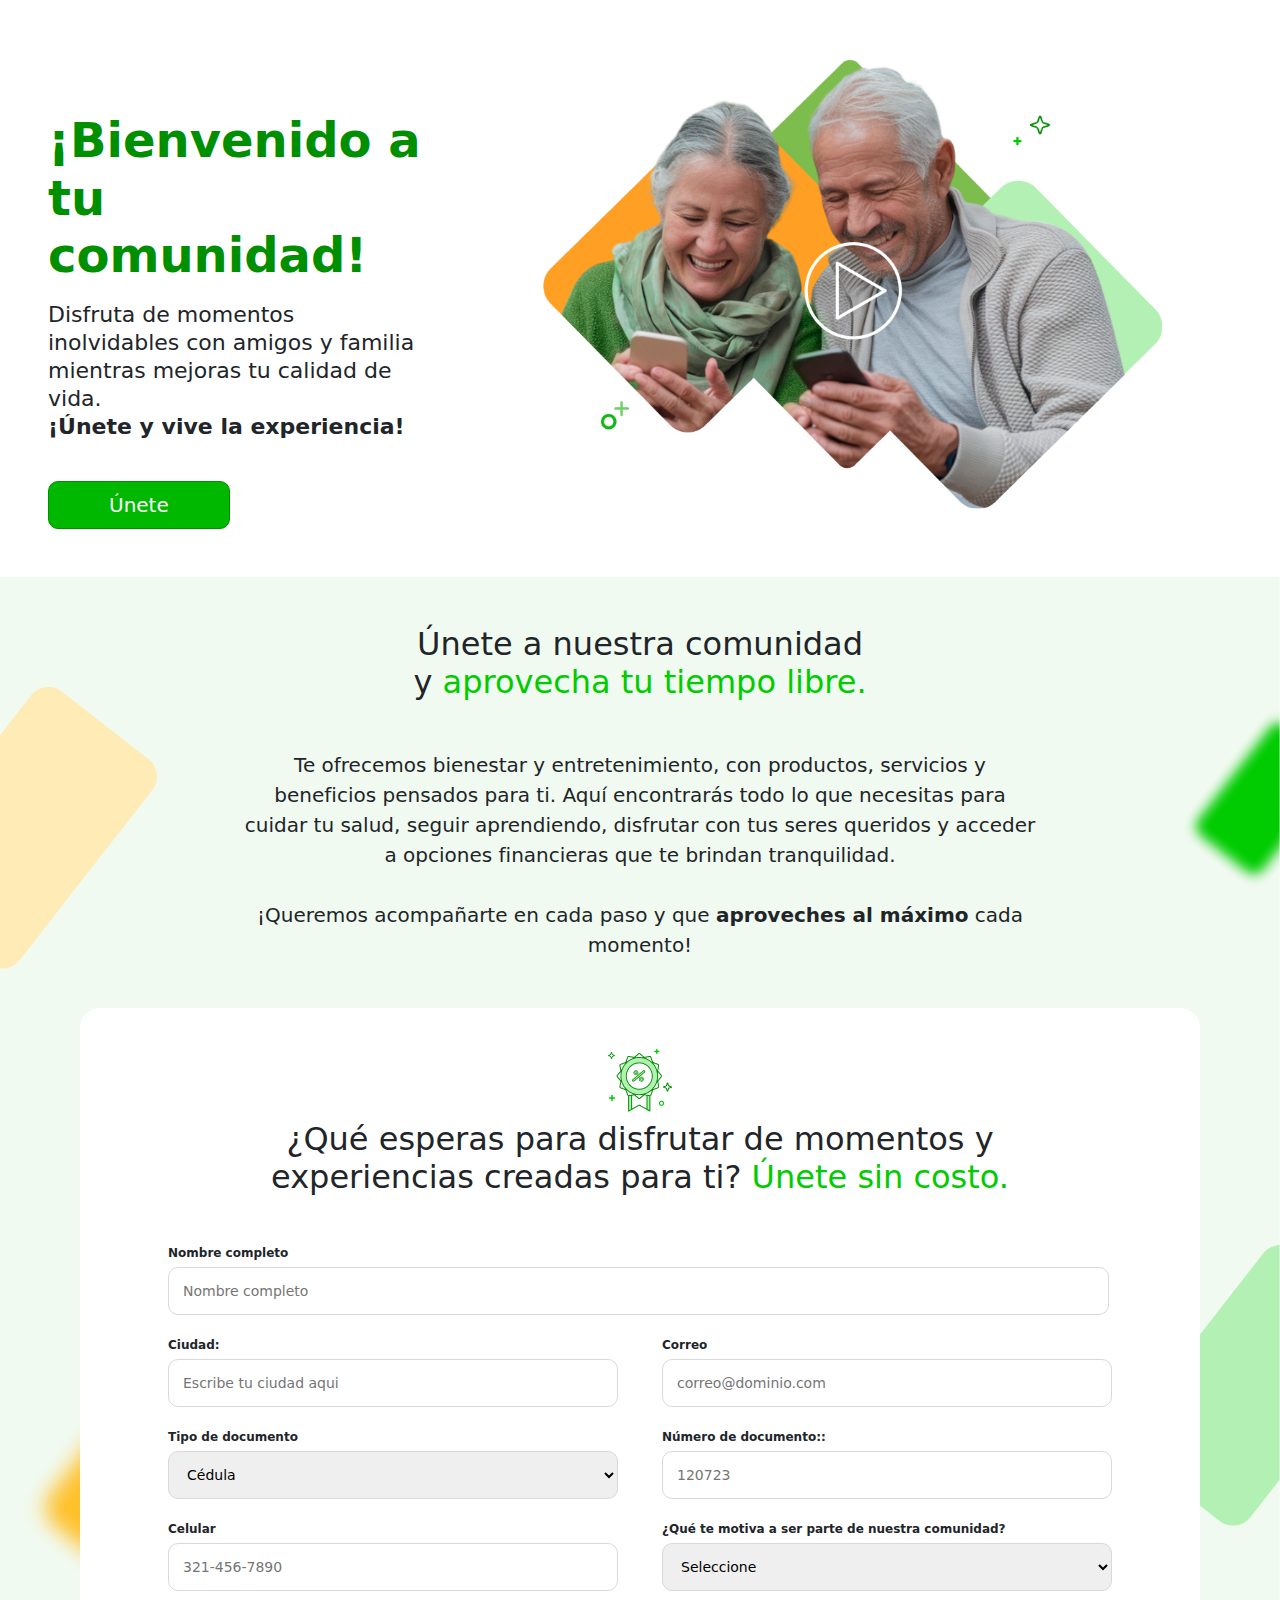
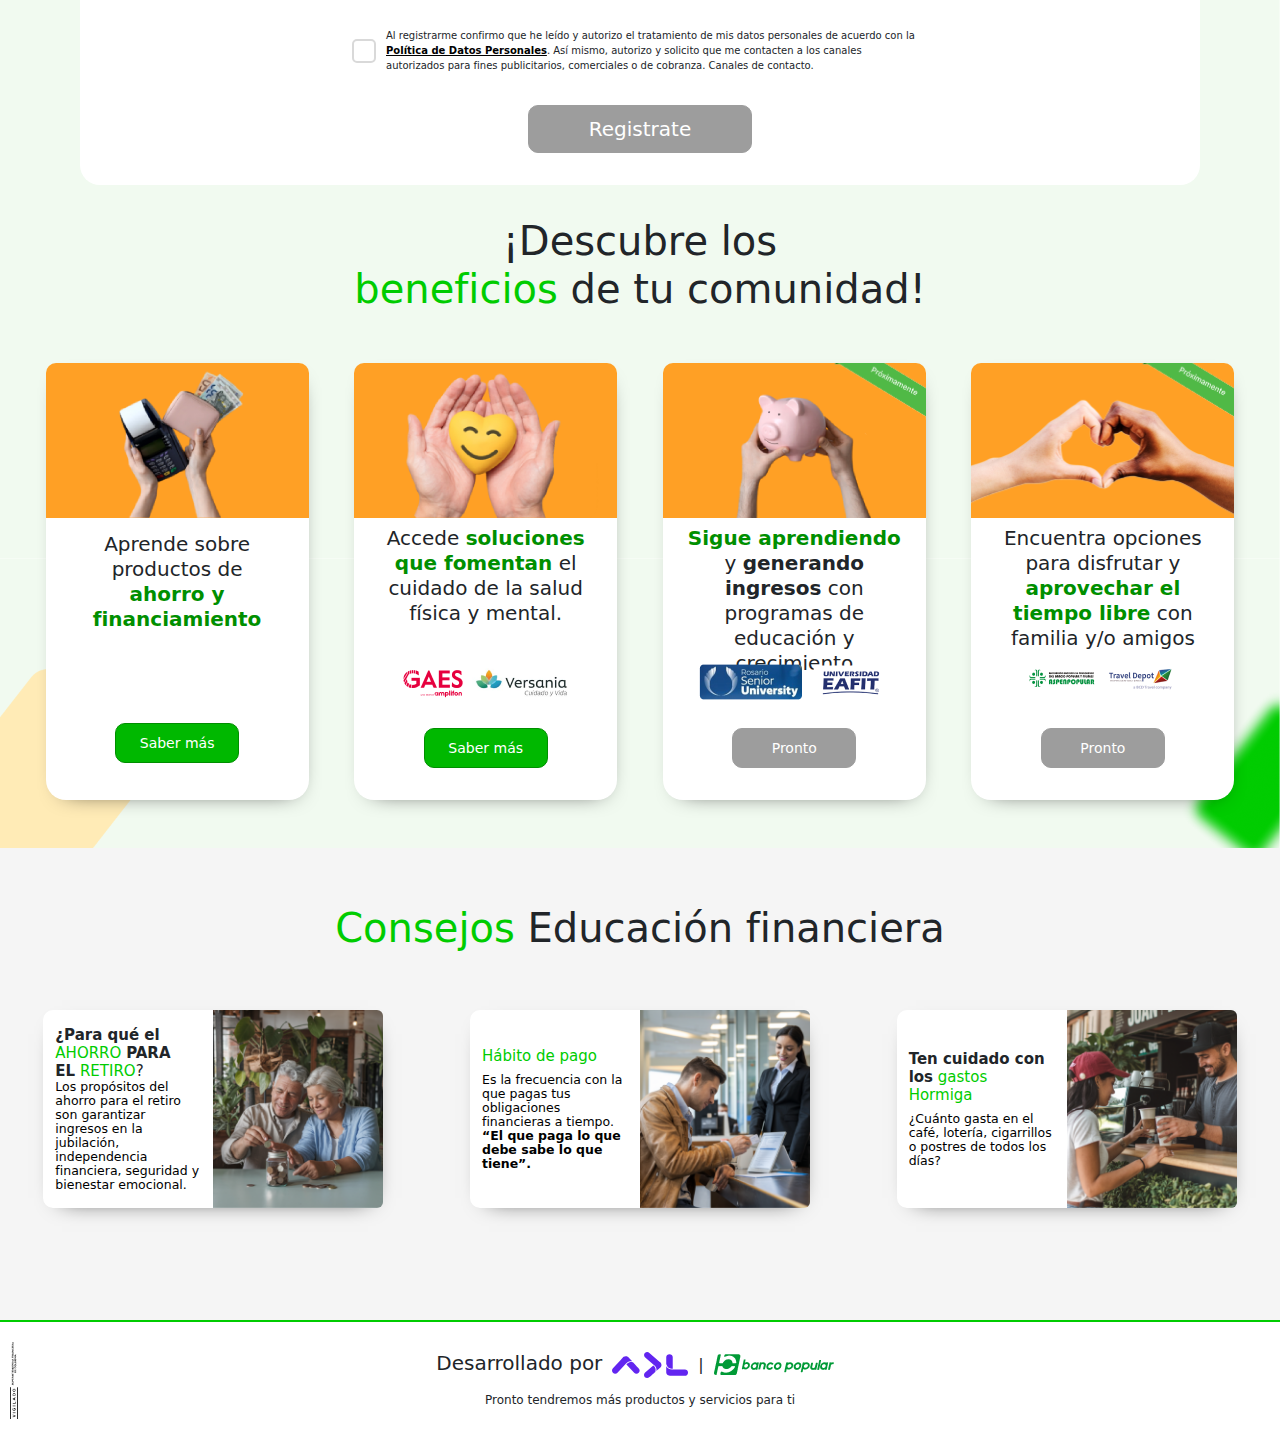
<file: club50mas/index.html>
<!doctype html>
<html lang="es">

<head>
  <meta charset="utf-8">
  <meta name="viewport" content="width=device-width, initial-scale=1">
  <title>Club50mas</title>
  <link rel="stylesheet" href="assets/css/styles.css">
  <link href="https://cdn.jsdelivr.net/npm/bootstrap@5.3.3/dist/css/bootstrap.min.css" rel="stylesheet"
    integrity="sha384-QWTKZyjpPEjISv5WaRU9OFeRpok6YctnYmDr5pNlyT2bRjXh0JMhjY6hW+ALEwIH" crossorigin="anonymous">
</head>

<body>
  <div class="mth-bannerOne mb-5">
    <div class="d-flex justify-content-center">
      <div class="col-4 col-sm-4 col-md-4 col-lg-4">
        <h1>¡Bienvenido a tu comunidad!</h1>
        <p class="mt-3 ms-5">Disfruta de momentos inolvidables con amigos y familia mientras mejoras tu calidad de vida.
          <br><strong>¡Únete y vive la experiencia!</strong>
        </p>
        <button id="mthBtnBanner" onclick="scrollToForm()" class="mth-btn mt-4 ms-5">
          Únete
        </button>
      </div>
      <div class="col-8 col-sm-8 col-md-8 col-lg-8 text-center">
        <img src="assets/Bannerone.png" alt="banner" class="w-75">
      </div>
    </div>
  </div>
  <div class="mth-content-two">
    <div class="mth-text text-center pt-5 mt-3">
      <h2 class="mb-5">Únete a nuestra comunidad<br>y <span>aprovecha tu tiempo libre.</span></h2>
      <p class="mb-5">Te ofrecemos bienestar y entretenimiento, con productos, servicios y beneficios pensados para ti.
        Aquí encontrarás todo lo que necesitas para cuidar tu salud, seguir aprendiendo, disfrutar
        con tus seres queridos y acceder a opciones financieras que te brindan tranquilidad.<br><br>
        ¡Queremos acompañarte en cada paso y que <strong>aproveches al máximo</strong> cada momento!</p>
    </div>
    <div id="formContent" class="mth-card-form">
      <div class="text-center mt-3">
        <img src="./assets/Offer.png" alt="ofter">
      </div>
      <div class="text-center form-title">
        <h2>¿Qué esperas para disfrutar de momentos
          y experiencias creadas para ti?
          <span>Únete sin costo.</span>
        </h2>
      </div>
      <div class="content-form">
        <form class="mt-5 " action="" id="registrationForm">

          <div class="mth-form-name col-12 d-grid mb-3">
            <label><b>Nombre completo</b></label>
            <input id="name" type="text" placeholder="Nombre completo" required>
            <div id="nameError" class="error-message"></div>
          </div>
          <div class="mth-form flex-wrap justify-content-center align-items-center">
            <div class="col-6 d-grid justify-content-start ps-2">
              <label><b>Ciudad:</b></label>
              <input id="city" type="text" placeholder="Escribe tu ciudad aqui" required>
              <div id="cityError" class="error-message"></div>
              <label class="mt-3"><b>Tipo de documento</b></label>
              <select id="tipodocumento" required>
                <option value="1">Cédula</option>
                <option value="2">cedula de extranjeria</option>
                <option value="3">tarjeta de identidad</option>
                <option value="4">Pasaporte</option>
              </select>
              <div id="tipodocumentoError" class="error-message"></div>
              <label class="mt-3"><b>Celular</b></label>
              <input id="phone" type="tel" placeholder="321-456-7890" required>
              <div id="phoneError" class="error-message"></div>
            </div>
            <div class="col-6 d-grid justify-content-end pe-2">
              <label><b>Correo</b></label>
              <input id="email" type="text" placeholder="correo@dominio.com" required>
              <div id="emailError" class="error-message"></div>
              <label class="mt-3"><b>Número de documento::</b></label>
              <input type="text" id="cedula" name="cedula" maxlength="10" placeholder="120723" required>
              <div id="cedulaError" class="error-message"></div>
              <label class="mt-3"><b>¿Qué te motiva a ser parte de nuestra comunidad?</b></label>
              <select id="reason" required>
                <option value="">Seleccione</option>
                <option value="1">1. Conocer soluciones financieras.</option>
                <option value="2">2. Aprender de nuevos conocimientos.</option>
                <option value="3">3. Disfrutar momentos con seres queridos.</option>
                <option value="4">4. Soluciones para cuidar mi salud.</option>
              </select>
              <div id="reasonError" class="error-message"></div>
            </div>
          </div>
          <div class="mth-content-tdatos col-12 d-flex flex-wrap mt-3 justify-content-center">
            <div class="d-flex">
              <div class="d-flex justify-content-center align-items-center">
                <input id="authorize" type="checkbox" required>
              </div>
              <p class="me-0 ms-0 pt-3">Al registrarme confirmo que he leído y autorizo el tratamiento de mis datos
                personales
                de acuerdo con la <a href="" target="_blank">Política de Datos Personales</a>.
                Así mismo, autorizo y solicito que me contacten a los canales autorizados para fines publicitarios,
                comerciales o de cobranza. Canales de contacto.</p>
            </div>
              <div id="authorizeError" class="error-message w-100"></div>
          </div>
          <div class="text-center">
            <button class="mth-btn-off form-button mt-3 mb-3" id="Mthbottom">
              Registrate
            </button>
          </div>
        </form>
      </div>
    </div>
    <div class="mth-text text-center mt-3 mb-5">
      <h1>¡Descubre los <br><span>beneficios</span> de tu comunidad!</h1>
    </div>
    <div class="content-cards mth-slider">
      <div class="mth-card mb-5">
        <div class="mth-card-img text-center">
          <img src="./assets/card_1.png" alt="">
        </div>
        <div class="text-center mb-2 pb-5">
          <p>Aprende sobre<br>productos de<br><span><strong>ahorro y financiamiento</strong></span></p>
        </div>
        <a onclick="cardEventOne()" class="mth-btn mth-top">
          Saber más
        </a>
      </div>
      <div class="mth-card mb-5">
        <div class="mth-card-img text-center">
          <img src="./assets/card_2.png" alt="">
        </div>
        <div class="text-center mb-2">
          <p>Accede <span><strong>soluciones<br>que fomentan</strong></span> el cuidado de la salud física y mental.</p>
        </div>
        <div class="w-100 text-center mth-card-logos">
          <img src="./assets/Gaes.png" alt="gaes y versania" class="mb-3">
        </div>
        <a onclick="cardEventTwo()" class="mth-btn">
          Saber más
        </a>
      </div>
      <div class="mth-card mb-5">
        
        <div class="justify-content-center">
          <div class="mth-card-img text-center">
            <img src="./assets/card_3.png" alt="card3">
          </div>
          <div class="text-center mb-2">
            <p><span><strong>Sigue aprendiendo</strong></span><br>y <strong>generando ingresos</strong> con programas de
              educación y crecimiento</p>
          </div>
          <div class="w-100 text-center mth-card-logos">
            <img src="./assets/Eafit.png" alt="Eafit" class="mb-3">
          </div>
          <div class="d-flex justify-content-center"><a href="" target="_blank" class="mth-btn mth-btn-disabled">
            Pronto
          </a>
        </div>
        </div>
      </div>
      <div class="mth-card mb-5">
        <div class="justify-content-center">
          <div class="mth-card-img text-center">
            <img src="./assets/card_4.png" alt="card4">
          </div>
          <div class="text-center mb-2">
            <p>Encuentra opciones para disfrutar y <span><strong>aprovechar el tiempo libre</strong></span> con familia
              y/o amigos</p>
          </div>
          <div class="w-100 text-center mth-card-logos">
            <img src="./assets/traveldepot.png" alt="traveldepot" class="mb-3">
          </div>
          <div class="d-flex justify-content-center"><a href="" target="_blank" class="mth-btn mth-btn-disabled">
            Pronto
          </a>
        </div>
        </div>
      </div>
    </div>
    <div id="frameOne" class="cards-event-one mth-d-none">
      <div class="content-left  col-6">
        <div class="d-grid justify-content-center">
          <h2>La oferta 50+ del Banco Popular ¡Una solución
            <span>financiera pensada
              especialmente para ti!</span>
          </h2>
          <p>Descubre productos de ahorro, inversión y crédito, diseñados para brindarte seguridad y bienestar.<br><br>
            Únete a más de 540.000 personas que ya se benefician de nuestra confianza y apoyo.</p>
        </div>
        <div class="tarjetabp">
          <img src="assets/tarjetasbp.png" alt="tarjetas banco popular">
        </div>
      </div>
      <div class="content-right col-6 p-4">
        <div class="card">
          <h1>Conoce la oferta<br>financiera</h1>
          <div class="bottons mt-2">
            <a onclick="openAhorro()" id="btnAhorro" class="btn-diseable me-3">Ahorro</a>
            <a onclick="openFinance()" id="btnFinance" class="btn-active">Financiamiento</a>
          </div>
          <div id="openFinanceEvent" class="openFinanceDiv">
            <h4 class="mt-3">Aprende sobre los beneficios</h4>
            <a href="/detalleProductoTarjetaPosible.html">
              <div class="d-flex justify-content-start align-items-center content-logo mt-3">
                <img src="./assets/MoneyTCreditoP.png" alt="Tarjeta de Crédito Posible">
                <h6>Tarjeta de Crédito Posible</h6>
              </div>
            </a>
            <a href="/detalleProductoTarjetaCredito.html">
              <div class="d-flex justify-content-start align-items-center content-logo mt-3">
                <img src="./assets/MoneyTCredito.png" alt="Tarjeta de Crédito">
                <h6>Tarjeta de Crédito</h6>
              </div>
            </a>
            <a href="/detalleProductoCreditoLibranza.html">
              <div class="d-flex justify-content-start align-items-center content-logo content-logogray mt-3 mb-4">
                <img src="./assets/MoneyLibranza.png" alt="Tarjeta de Crédito libranza">
                <h6>Crédito Libranza</h6>
              </div>
            </a>

            <div class="content-text mb-3">
              <p>
                Este crédito tiene algunas características que lo diferencian de otros tipos
                de préstamos. Conócelas para saber si se adaptan a ti:
              </p>
              <ul>
                <li>Es de libre inversión: tú decides para qué usar el dinero.</li>
                <li>No necesitas justificar el destino: compras, gastos corrientes, pago de deudas, gastos de
                  emergencia. Lo puedes usar según tu necesidad.</li>
              </ul>
              <a href="">Leer mas</a>
            </div>
            <div class="text-center content-video">
              <img src="assets/video.png" alt="">
            </div>
          </div>
          <div id="openAhorroEvent" class="openAhorroDiv mth-d-none">
            <h4 class="mt-3">Aprende sobre los beneficios</h4>
            <a href="/detalleProductoCuentaPension.html">
              <div class="d-flex justify-content-start align-items-center content-logo mt-3">
                <img src="./assets/Icon.png" alt="cuenta pension">
                <h6>Cuenta Pensión</h6>
              </div>
            </a>
            <a href="/detalleProductoCDT.html">
              <div class="d-flex justify-content-center align-items-center content-logo content-logogray mt-3">
                <img src="./assets/MoneyLibranza.png" alt="cdt">
                <h6>CDT</h6>
              </div>
            </a>
            <a href="/detalleProductoCuentaNomina.html">
              <div class="d-flex justify-content-start align-items-center content-logo mt-3">
                <img src="./assets/nomina.png" alt="Cuenta Nómina">
                <h6>Cuenta Nómina</h6>
              </div>
            </a>
            <a href="/detalleProductoCuentaAhorrar.html">
              <div class="d-flex justify-content-start align-items-center content-logo mt-3 mb-4">
                <img src="./assets/wallet.png" alt="Cuenta para ahorrar">
                <h6>Cuenta para ahorrar</h6>
              </div>
            </a>
            <div class="content-text mb-3">
              <p>
                Este crédito tiene algunas características que lo diferencian de otros tipos
                de préstamos. Conócelas para saber si se adaptan a ti:
              </p>
              <ul>
                <li>Es de libre inversión: tú decides para qué usar el dinero.</li>
                <li>No necesitas justificar el destino: compras, gastos corrientes, pago de deudas, gastos de
                  emergencia. Lo puedes usar según tu necesidad.</li>
              </ul>
              <a href="">Leer mas</a>
              <h4 class="mt-3">Video Asistente Mijo</h4>
            </div>
            <div class="text-center content-video">
              <img src="assets/video.png" alt="">
            </div>
          </div>
        </div>
      </div>
    </div>
    <div id="frameTwo" class="cards-event-one mth-d-none">
      <div class="content-left  col-6">
        <div class="d-grid justify-content-center">
          <div class="text-center comunidad-img mb-3">
            <img src="assets/comunidad.png" alt="comunidad">
          </div>

          <h2>En nuestra comunidad,
            <span>nos importa tu bienestar.
              Descubre los beneficios</span>
            que hemos preparado
            especialmente para ti.
          </h2>
        </div>
        <div class="tarjetabp">
          <img class="img-tarjeta" src="assets/tarjetasbp.png" alt="tarjetas banco popular">
        </div>
      </div>
      <div class="content-right col-6 p-4">
        <div class="card">
          <h1>Conoce las ofertas<br>que tenemos para ti</h1>
          <div class="bottons mt-2">
            <a onclick="openSeguro()" id="btnSeguro" class="btn-active">Seguro de Accidentes Personales</a><br><br>
          </div>
          <div id="openSeguroEvent" class="openseguroDiv ">
            <h4 class="mt-3">Aprende sobre los beneficios</h4>
              <div class="d-flex justify-content-start align-items-center content-logo mt-3">
                <img src="./assets/AidKit.png" alt="Tarjeta de Crédito Posible">
                <h6>Seguro de hogar</h6>
              </div>
              <div class="d-flex justify-content-start align-items-center content-logo content-logogray mt-3">
                <img src="./assets/Checkmark.png" alt="Tarjeta de Crédito Posible">
                <h6>Seguro de Accidentes Personales</h6>
              </div>
              <div class="d-flex justify-content-start align-items-center content-logo content-logogray mt-3 mb-4">
                <img src="./assets/Checkmark.png" alt="Tarjeta de Crédito Posible">
                <h6>Asistencias</h6>
              </div>
              <div class="mth-btn-frame mb-3">
                <a class="mth-btn text-white d-flex justify-content-center" href="/detalleProductoSeguros.html">
                  <h6>Conoce más</h6>
              </a>
              </div>

            <div class="content-text mb-3">
              <p>
                En El Popular pensamos en su bienestar, por eso tenemos productos para su seguridad y soporte en el día
                a día, creamos los seguros flexibles para clientes 50+, con este producto el cliente tiene la libertad
                de armar su seguro
              </p>
              <a href="">Leer mas</a>
            </div>
            <div class="text-center content-video">
              <img src="assets/video.png" alt="">
            </div>
          </div>
          <!-- <div id="openHospitalEvent" class="openHospitalDiv mth-d-none">
            <h4 class="mt-3">Aprende sobre los beneficios</h4>
            <a href="">
              <div class="d-flex justify-content-start align-items-center content-logo mt-3">
                <img src="./assets/MoneyTCreditoP.png" alt="Tarjeta de Crédito Posible">
                <h6>Seguro de vida</h6>
              </div>
            </a>
            <a href="">
              <div class="d-flex justify-content-start align-items-center content-logo content-logogray mt-3 mb-4">
                <img src="./assets/MoneyLibranza.png" alt="Tarjeta de Crédito Posible">
                <h6>Seguro de catastro</h6>
              </div>
            </a>

            <div class="content-text mb-3">
              <p>
                Lorem ipsum dolor sit amet, consectetur adipiscing elit, sed do eiusmod tempor incididunt ut labore et dolore magna aliqua. Ut enim ad minim veniam, quis nostrud exercitation ullamco laboris nisi ut aliquip ex ea commodo consequat. 
              </p>
              <a href="">Leer mas</a>
            </div>
            <div class="text-center content-video">
              <img src="assets/video.png" alt="">
            </div>
          </div>
          <div id="openExequialEvent" class="openExequialDiv mth-d-none">
            <h4 class="mt-3">Aprende sobre los beneficios</h4>
            <a href="">
              <div class="d-flex justify-content-start align-items-center content-logo mt-3">
                <img src="./assets/MoneyTCreditoP.png" alt="Tarjeta de Crédito Posible">
                <h6>Seguro de vida</h6>
              </div>
            </a>
            <a href="">
              <div class="d-flex justify-content-start align-items-center content-logo content-logogray mt-3 mb-4">
                <img src="./assets/MoneyLibranza.png" alt="Tarjeta de Crédito Posible">
                <h6>Seguro de catastro</h6>
              </div>
            </a>

            <div class="content-text mb-3">
              <p>
                Lorem ipsum dolor sit amet, consectetur adipiscing elit, sed do eiusmod tempor incididunt ut labore et dolore magna aliqua. Ut enim ad minim veniam, quis nostrud exercitation ullamco laboris nisi ut aliquip ex ea commodo consequat. 
              </p>
              <a href="">Leer mas</a>
            </div>
            <div class="text-center content-video">
              <img src="assets/video.png" alt="">
            </div>
          </div> -->

        </div>
      </div>
    </div>
  </div>
  <div class="mth-content-three pt-2">
    <div class="text-center pt-5 pb-5">
      <h1><span>Consejos</span> Educación financiera</h1>
    </div>
    <div class="content-cards mth-dnone justify-content-center align-items-center pb-5">
      <div class="col-4 d-flex justify-content-center">
        <div class="mth-card-two mb-3">
          <div class="row g-0 align-items-center">
            <div class="col-md-6">
              <div class="card-body">
                <h5 class="card-title"><strong>¿Para qué el</strong><br><span>AHORRO</span>
                  <strong>PARA</strong><br><strong>EL</strong> <span>RETIRO</span>?
                </h5>
                <p class="card-text">Los propósitos del
                  ahorro para el retiro
                  son garantizar ingresos
                  en la jubilación, independencia financiera, seguridad y bienestar emocional.</p>
              </div>
            </div>
            <div class="col-md-6 card-two-img">
              <img src="./assets/Second-card1.png" class="img-fluid rounded-end" alt="...">
            </div>
          </div>
        </div>
      </div>
      <div class="col-4 d-flex justify-content-center">
        <div class="mth-card-two mb-3">
          <div class="row g-0 align-items-center">
            <div class="col-md-6">
              <div class="card-body">
                <h5 class="card-title mb-2"><span>Hábito de pago</span></h5>
                <p class="card-text">Es la frecuencia
                  con la que pagas
                  tus obligaciones financieras a tiempo.<br>
                  <strong>“El que paga lo que
                    debe sabe lo que tiene”.</strong>
                </p>
              </div>
            </div>
            <div class="col-md-6 card-two-img">
              <img src="./assets/Second-card2.png" class="img-fluid rounded-end" alt="...">
            </div>
          </div>
        </div>
      </div>
      <div class="col-4 d-flex justify-content-center">
        <div class="mth-card-two mb-3">
          <div class="row g-0 align-items-center">
            <div class="col-md-6">
              <div class="card-body">
                <h5 class="card-title mb-2"><strong>Ten cuidado con<br>los</strong> <span>gastos Hormiga</span></h5>
                <p class="card-text">¿Cuánto gasta en el<br>café, lotería, cigarrillos<br>o postres de todos los días?
                </p>
              </div>
            </div>
            <div class="col-md-6 card-two-img">
              <img src="./assets/Second-card3.png" class="img-fluid rounded-end" alt="...">
            </div>
          </div>
        </div>
      </div>

    </div>
    <!-- INICIO SLIDER -->
    
      <div id="carouselExampleIndicators" class="carousel slide slide-mb" data-bs-ride="carousel">
        <!-- Slides -->
        <div class="carousel-inner px-4 pb-3">
          <!-- Slide 1 -->
          <div class="carousel-item active">
            <div class="row">
              <!-- Card 1 -->
              <div class="col-12 d-flex justify-content-center">
                <div class="mth-card-two mb-3">
                  <div class="row g-0 align-items-center">
                    <div class="col-6">
                      <div class="card-body">
                        <h5 class="card-title"><strong>¿Para qué el</strong><br><span>AHORRO</span>
                          <strong>PARA</strong><br><strong>EL</strong> <span>RETIRO</span>?
                        </h5>
                        <p class="card-text">Los propósitos del
                          ahorro para el retiro
                          son garantizar ingresos
                          en la jubilación, independencia financiera, seguridad y bienestar emocional.</p>
                      </div>
                    </div>
                    <div class="col-6 card-two-img">
                      <img src="./assets/Second-card1.png" class="img-fluid rounded-end" alt="...">
                    </div>
                  </div>
                </div>
              </div>
            </div>
          </div>
          <!-- Slide 2 -->
          <div class="carousel-item">
            <div class="row">
              <div class="col-12 d-flex justify-content-center">
                <div class="mth-card-two mb-3">
                  <div class="row g-0 align-items-center">
                    <div class="col-6">
                      <div class="card-body">
                        <h5 class="card-title mb-2"><span>Hábito de pago</span></h5>
                        <p class="card-text">Es la frecuencia
                          con la que pagas
                          tus obligaciones financieras a tiempo.<br>
                          <strong>“El que paga lo que
                            debe sabe lo que tiene”.</strong>
                        </p>
                      </div>
                    </div>
                    <div class="col-6 card-two-img">
                      <img src="./assets/Second-card2.png" class="img-fluid rounded-end" alt="...">
                    </div>
                  </div>
                </div>
              </div>
            </div>
          </div>
          <!-- Slide 3 -->
          <div class="carousel-item">
            <div class="row">
              <div class="col-12 d-flex justify-content-center">
                <div class="mth-card-two mb-3">
                  <div class="row g-0 align-items-center">
                    <div class="col-6">
                      <div class="card-body">
                        <h5 class="card-title mb-2"><strong>Ten cuidado con<br>los</strong> <span>gastos Hormiga</span>
                        </h5>
                        <p class="card-text">¿Cuánto gasta en el<br>café, lotería, cigarrillos<br>o postres de todos los
                          días?
                        </p>
                      </div>
                    </div>
                    <div class="col-6 card-two-img">
                      <img src="./assets/Second-card3.png" class="img-fluid rounded-end" alt="...">
                    </div>
                  </div>
                </div>
              </div>
            </div>
          </div>
          <!-- Agrega más slides si es necesario -->
        </div>

        <!-- Indicadores circulares -->
        <div class="carousel-indicators justify-content-center pb-5">
          <button type="button" data-bs-target="#carouselExampleIndicators" data-bs-slide-to="0" class="active"
            aria-current="true" aria-label="Slide 1"></button>
          <button type="button" data-bs-target="#carouselExampleIndicators" data-bs-slide-to="1"
            aria-label="Slide 2"></button>
          <button type="button" data-bs-target="#carouselExampleIndicators" data-bs-slide-to="2"
            aria-label="Slide 3"></button>
        </div>
      </div>
    <!-- FIN SLIDER -->
  </div>

  <footer>
    <div class="content-footer text-center">
      <div class="mth-vigilado">
        <img src="./assets/VIGILADO.png" alt="vigilado">
      </div>
      <div class="justify-content-center align-items-center d-flex mt-4">
        <h5>Desarrollado por </h5>
        <img src="./assets/adl.svg" alt="ADL Digital Labs">
        |
        <img src="./assets/Logo.png" alt="ADL Digital Labs">
      </div>
      <p class="mt-2 mb-4">Pronto tendremos más productos y servicios para ti</p>
    </div>
  </footer>
  <script src="https://cdn.jsdelivr.net/npm/@popperjs/core@2.11.8/dist/umd/popper.min.js"
    integrity="sha384-I7E8VVD/ismYTF4hNIPjVp/Zjvgyol6VFvRkX/vR+Vc4jQkC+hVqc2pM8ODewa9r"
    crossorigin="anonymous"></script>
  <script src="https://cdn.jsdelivr.net/npm/bootstrap@5.3.3/dist/js/bootstrap.min.js"
    integrity="sha384-0pUGZvbkm6XF6gxjEnlmuGrJXVbNuzT9qBBavbLwCsOGabYfZo0T0to5eqruptLy"
    crossorigin="anonymous"></script>
  <script src="assets/js/validation.js"></script>
  <script src="assets/js/logic.js"></script>
</body>

</html>
</file>
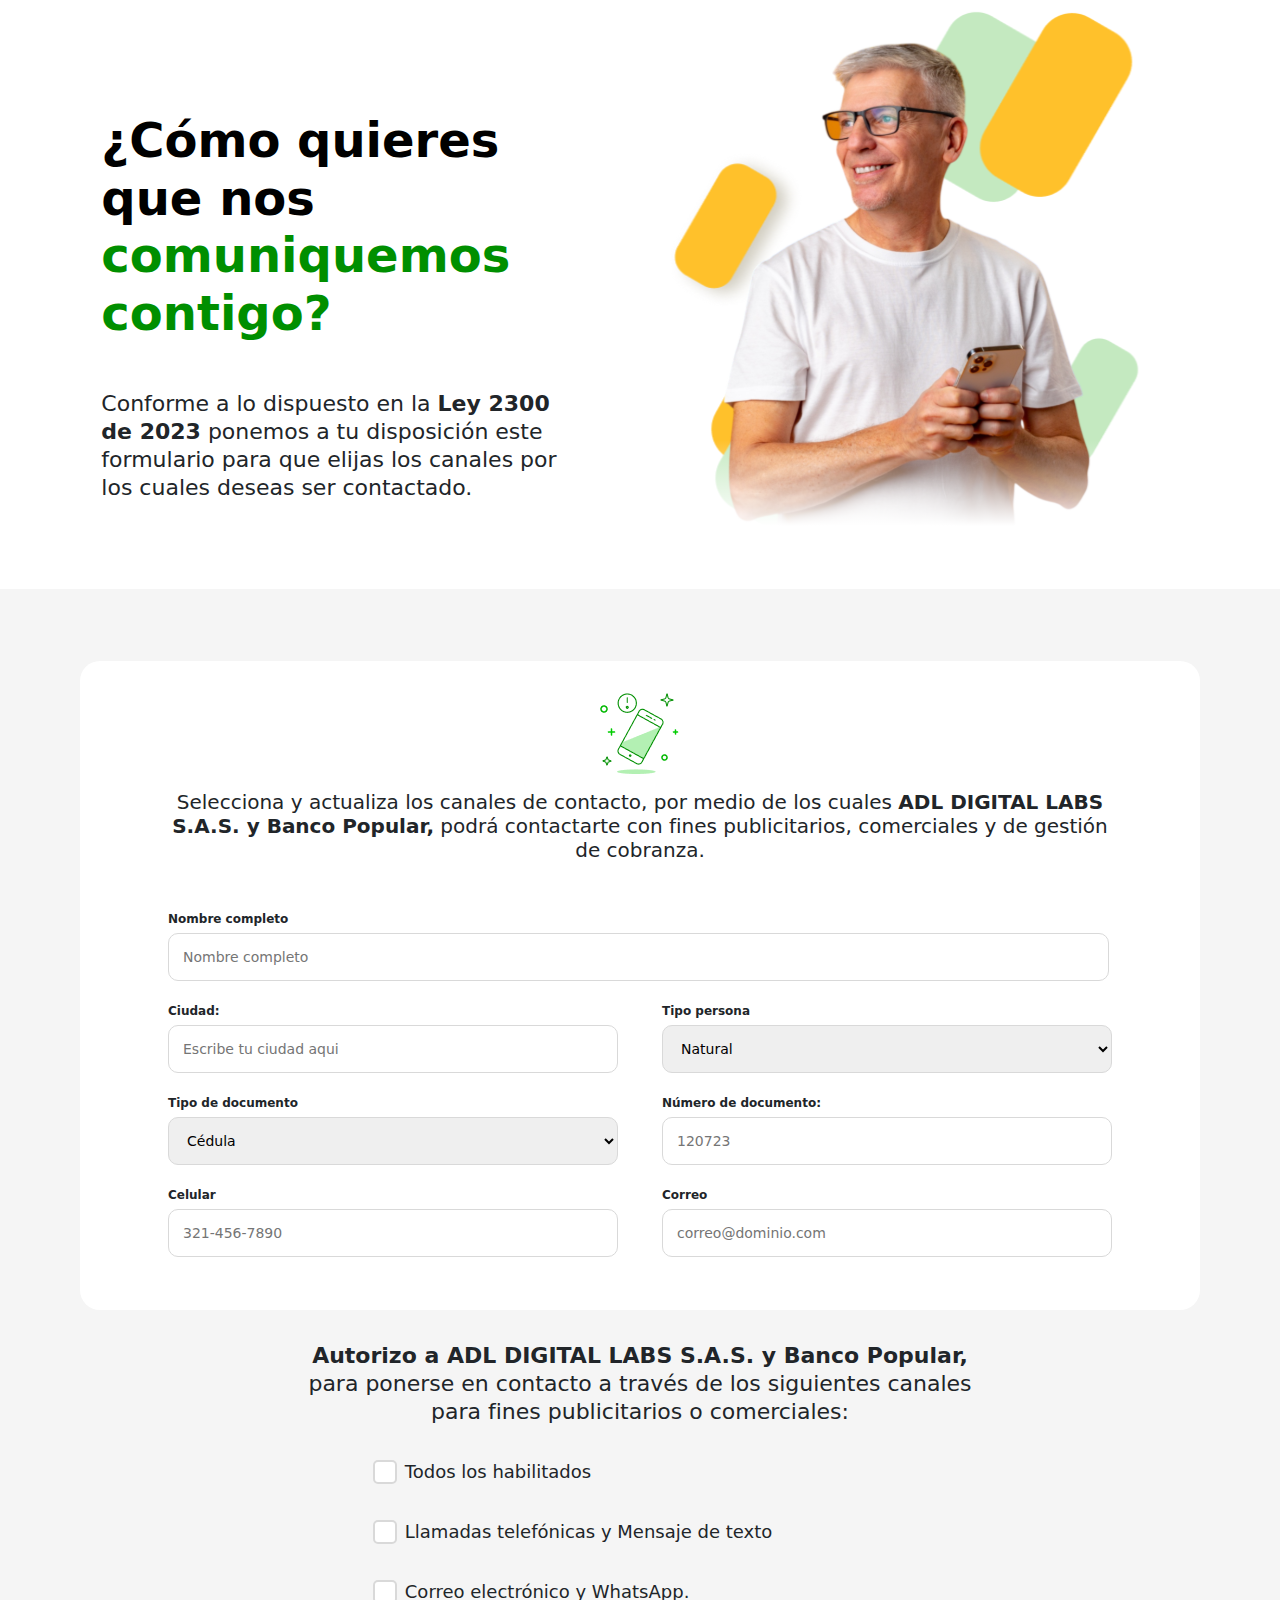
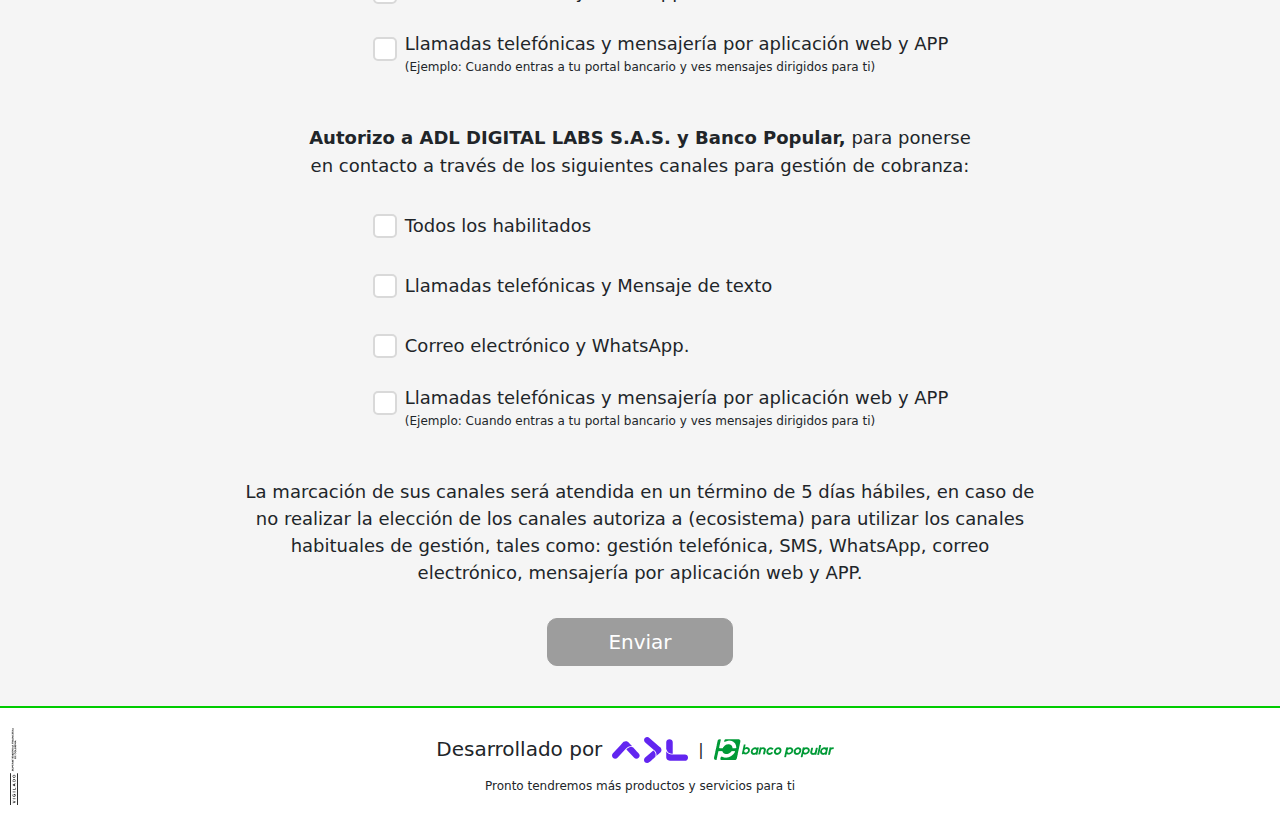
<file: club50mas/canales.html>
<!doctype html>
<html lang="es">

<head>
  <meta charset="utf-8">
  <meta name="viewport" content="width=device-width, initial-scale=1">
  <title>Canales de atencion</title>
  <link rel="stylesheet" href="assets/css/styles.css">
  <link href="https://cdn.jsdelivr.net/npm/bootstrap@5.3.3/dist/css/bootstrap.min.css" rel="stylesheet"
    integrity="sha384-QWTKZyjpPEjISv5WaRU9OFeRpok6YctnYmDr5pNlyT2bRjXh0JMhjY6hW+ALEwIH" crossorigin="anonymous">
</head>

<body>
  <div class="mth-bannerOne mb-5">
    <div class="d-flex justify-content-center">
      <div class="col-5 col-sm-5 col-md-5 col-lg-5">
        <h1 class="ms-5"><span>¿Cómo quieres que nos</span> comuniquemos contigo?</h1>
        <p class="mt-5 ms-5">Conforme a lo dispuesto en la <strong> Ley 2300
            de 2023</strong> ponemos a tu disposición este formulario para que elijas los canales por
            los cuales deseas ser contactado.
        </p>
      </div>
      <div class="col-6 col-sm-6 col-md-6 col-lg-6 text-center">
        <img src="assets/banner-canales.svg" alt="banner" class="w-75">
      </div>
    </div>
  </div>
  <div class="mth-content-three pt-4 pb-4">
    <div id="formContent">
      
      <div class="content-form">
        <form class="mt-5" action="" id="canalesForm">
            <div class="mth-card-form pb-5">
                <div class="text-center mt-3">
                    <img src="./assets/Ringing.png" alt="ofter" class="mb-3">
                  </div>
                  <div class="text-center mb-5">
                    <h5>Selecciona y actualiza los canales de contacto, por medio de los cuales <strong>ADL DIGITAL LABS S.A.S. y Banco Popular,</strong> podrá contactarte con fines publicitarios, comerciales y de gestión de cobranza.</span>
                    </h5>
                  </div>
                  <div class="mth-form-name col-12 d-flex flex-wrap ms-2 mb-3">
                    <label><b>Nombre completo</b></label>
                    <input id="name" type="text" placeholder="Nombre completo" required>
                    <div id="nameError" class="error-message"></div>
                  </div>
              <div class="mth-form justify-content-center align-items-center">
                <div class="col-6 d-grid justify-content-start ps-2">
                  <label><b>Ciudad:</b></label>
                  <input id="city" type="text" placeholder="Escribe tu ciudad aqui" required>
                  <div id="cityError" class="error-message"></div>
                  <label class="mt-3"><b>Tipo de documento</b></label>
                  <select id="tipodocumento" required>
                    <option value="1">Cédula</option>
                    <option value="2">Cédula de extranjeria</option>
                    <option value="3">Tarjeta de identidad</option>
                    <option value="4">Pasaporte</option>
                  </select>
                  <div id="tipodocumentoError" class="error-message"></div>
                  <label class="mt-3"><b>Celular</b></label>
                  <input id="phone" type="tel" placeholder="321-456-7890" required>
                  <div id="phoneError" class="error-message"></div>
                </div>
                <div class="col-6 d-grid justify-content-end pe-2">
                  <label><b>Tipo persona</b></label>
                  <select id="tipoPersona" required>
                    <option value="1">Natural</option>
                    <option value="4">Juridica</option>
                  </select>
                  <div id="tipoPersonaError" class="error-message"></div>
                  <label class="mt-3"><b>Número de documento:</b></label>
                  <input type="text" id="cedula" name="cedula" maxlength="10" placeholder="120723" required>
                  <div id="cedulaError" class="error-message"></div>
                  <label class="mt-3"><b>Correo</b></label>
                  <input id="email" type="text" placeholder="correo@dominio.com" required>
                  <div id="emailError" class="error-message"></div>
                </div>
              </div>
              
            </div>
            <div class="d-flex justify-content-center">
              <div class="text-center mb-5 autorice-content">
                <p><strong>Autorizo a ADL DIGITAL LABS S.A.S. y Banco Popular,<br></strong>
                    para ponerse en contacto a través de los siguientes canales<br>
                    para fines publicitarios o comerciales:
                </p>
                <div class="autorice-content-input col-12 d-flex mt-3 justify-content-start ms-4">
                  <div class="d-flex justify-content-center align-items-center ms-5 ms-2">
                    <input id="comerciales1" type="radio" name="comerciales" required>
                  </div>
                  <p class="me-0 ms-2 pt-3">Todos los habilitados</p>
                </div>
                <div class="autorice-content-input col-12 d-flex justify-content-start ms-4">
                  <div class="d-flex justify-content-center align-items-center ms-5">
                    <input id="comerciales2" type="radio" name="comerciales" required>
                  </div>
                  <p class="me-0 ms-2 pt-3">Llamadas telefónicas y Mensaje de texto</p>
                </div>
                <div class="autorice-content-input col-12 d-flex justify-content-start ms-4">
                  <div class="d-flex justify-content-center align-items-center ms-5">
                    <input id="comerciales3" type="radio" name="comerciales" required>
                  </div>
                  <p class="me-0 ms-2 pt-3">Correo electrónico y WhatsApp.</p>
                </div>
                <div class="autorice-content-input col-12 d-flex justify-content-start ms-4">
                  <div class="d-flex justify-content-center align-items-center ms-5">
                    <input id="comerciales4" type="radio" name="comerciales" required>
                  </div>
                  <div class="d-flex flex-wrap">
                    <p class="me-0 ms-2 pt-2 mb-0">Llamadas telefónicas y mensajería por aplicación web y APP</p>
                    <span class="ms-2">(Ejemplo: Cuando entras a tu portal bancario y ves mensajes dirigidos para ti)</span>
                  </div>
                </div>
              </div>
              <div id="comercialesError" class="error-message"></div>
            </div>            
            <div class="d-flex justify-content-center flex-wrap">
              <div class="text-center mb-5 autorice-content">
                <div class="autorice-content-input">
                  <p><strong>Autorizo a ADL DIGITAL LABS S.A.S. y Banco Popular,</strong>
                    para ponerse<br>en contacto a través de los siguientes canales para gestión de cobranza:
                  </p>
                </div>
                <div class="autorice-content-input col-12 d-flex mt-3 justify-content-start ms-4">
                  <div class="d-flex justify-content-center align-items-center ms-5 ms-2">
                    <input id="cobranza1" type="radio" name="cobranza" required>
                  </div>
                  <p class="me-0 ms-2 pt-3">Todos los habilitados</p>
                </div>
                <div class="autorice-content-input col-12 d-flex justify-content-start ms-4">
                  <div class="d-flex justify-content-center align-items-center ms-5">
                    <input id="cobranza2" type="radio" name="cobranza" required>
                  </div>
                  <p class="me-0 ms-2 pt-3">Llamadas telefónicas y Mensaje de texto</p>
                </div>
                <div class="autorice-content-input col-12 d-flex justify-content-start ms-4">
                  <div class="d-flex justify-content-center align-items-center ms-5">
                    <input id="cobranza3" type="radio" name="cobranza" required>
                  </div>
                  <p class="me-0 ms-2 pt-3">Correo electrónico y WhatsApp.</p>
                </div>
                <div class="autorice-content-input col-12 d-flex justify-content-start ms-4">
                  <div class="d-flex justify-content-center align-items-center ms-5">
                    <input id="cobranza4" type="radio" name="cobranza" required>
                  </div>
                  <div class="d-flex flex-wrap">
                    <p class="me-0 ms-2 pt-2 mb-0">Llamadas telefónicas y mensajería por aplicación web y APP</p>
                    <span class="ms-2">(Ejemplo: Cuando entras a tu portal bancario y ves mensajes dirigidos para ti)</span>
                  </div>
                </div>
              </div>
              <div id="cobranzaError" class="error-message"></div>
              <div class="text-center legal-form">
                <p>La marcación de sus canales será atendida en un término de 5 días hábiles, en caso de no realizar la elección de los canales autoriza a (ecosistema) para utilizar los canales habituales de gestión, tales como: gestión telefónica, SMS, WhatsApp, correo electrónico, mensajería por aplicación web y APP.</p>
              </div> 
            </div>
                  
            <div class="text-center">
                <button class="mth-btn-off form-button mt-3 mb-3" id="Mthbottom">
                 Enviar
                </button>
              </div>
        </form>
      </div>
    </div>
  </div>
  <footer>
    <div class="content-footer text-center">
      <div class="mth-vigilado">
        <img src="./assets/VIGILADO.png" alt="vigilado">
      </div>
      <div class="justify-content-center align-items-center d-flex mt-4">
        <h5>Desarrollado por </h5>
        <img src="./assets/adl.svg" alt="ADL Digital Labs">
        |
        <img src="./assets/Logo.png" alt="ADL Digital Labs">
      </div>
      <p class="mt-2 mb-4">Pronto tendremos más productos y servicios para ti</p>
    </div>
  </footer>
  <script src="assets/js/validation.js"></script>
  <script src="assets/js/logic.js"></script>
</body>

</html>
</file>
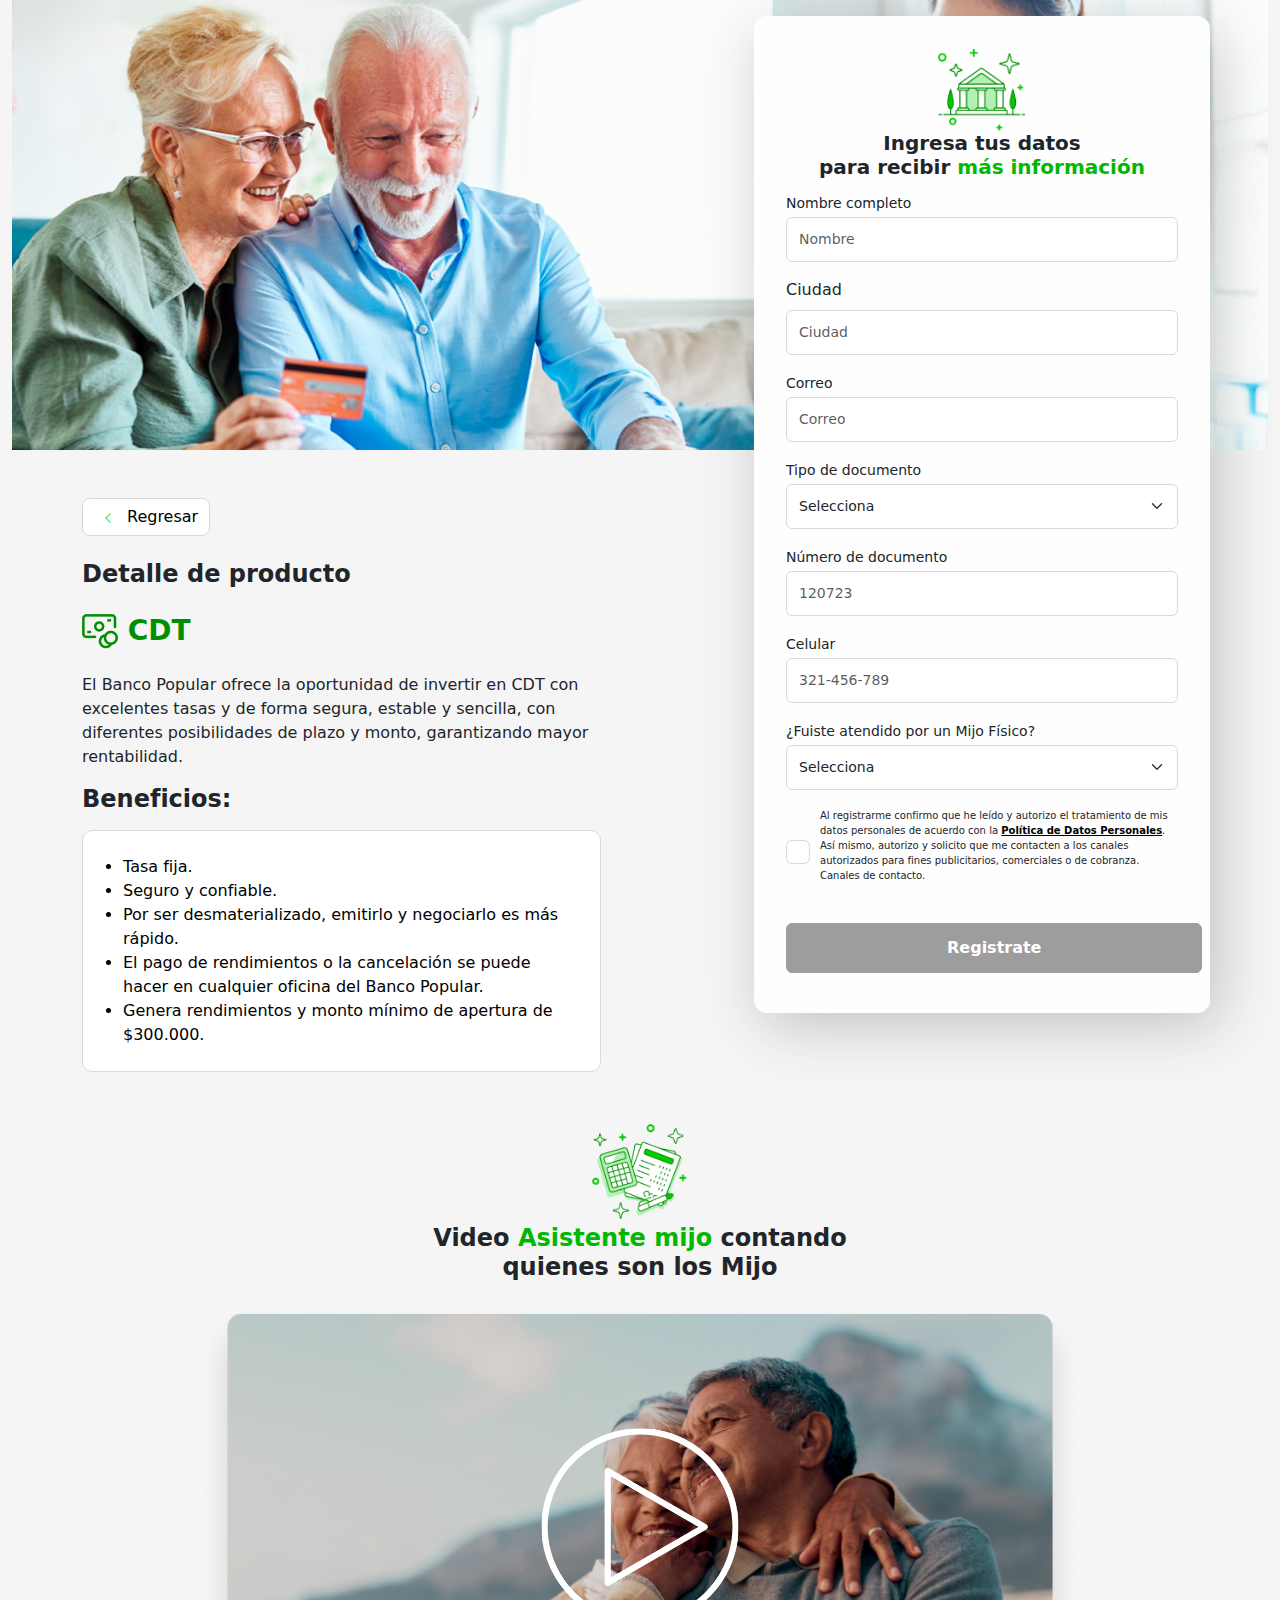
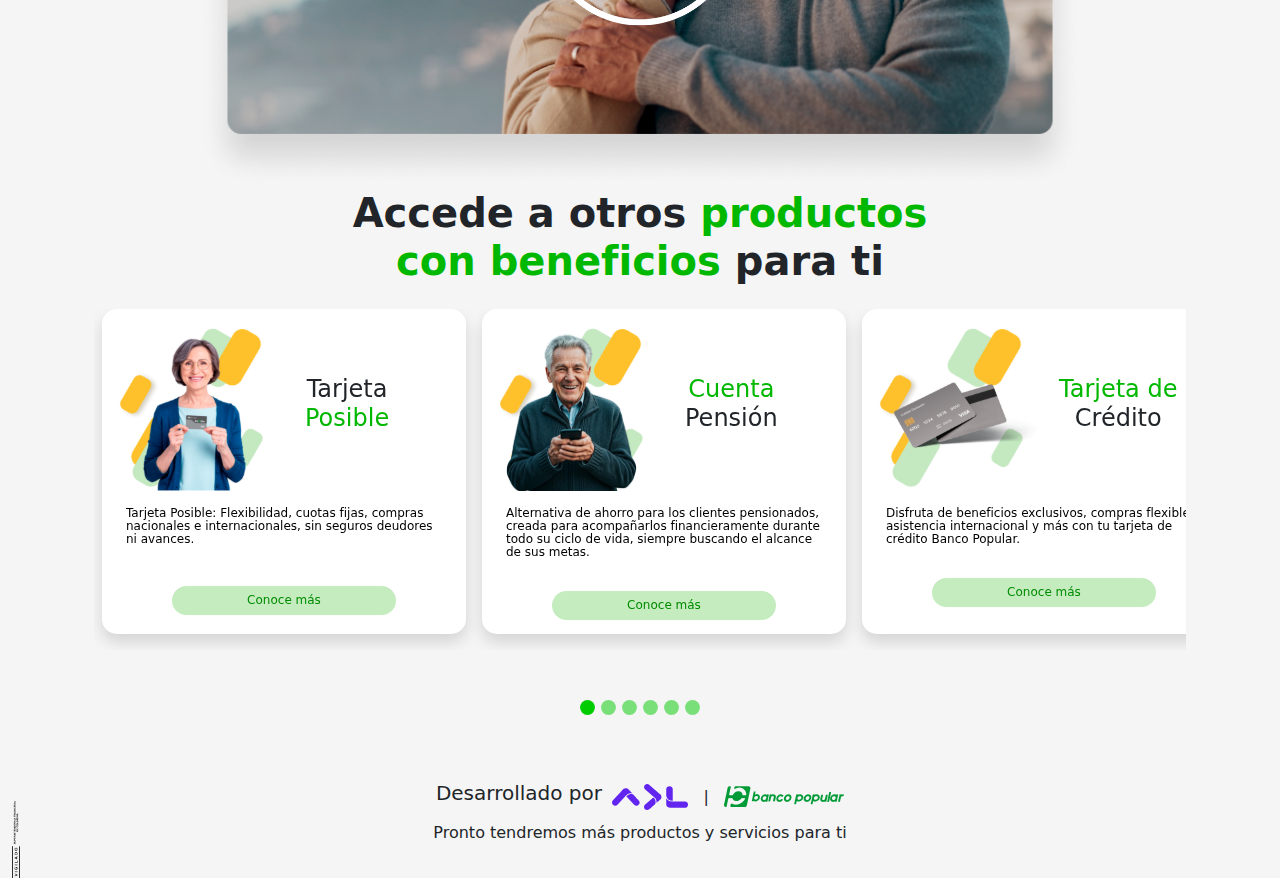
<file: club50mas/detalleProductoCDT.html>
<!doctype html>
<html lang="es">
  <head>
    <meta charset="utf-8">
    <meta name="viewport" content="width=device-width, initial-scale=1">
    <title>CDT</title>
    <link href="https://cdn.jsdelivr.net/npm/bootstrap@5.3.3/dist/css/bootstrap.min.css" rel="stylesheet" integrity="sha384-QWTKZyjpPEjISv5WaRU9OFeRpok6YctnYmDr5pNlyT2bRjXh0JMhjY6hW+ALEwIH" crossorigin="anonymous">
    <link rel="stylesheet" href="https://cdn.jsdelivr.net/npm/bootstrap-icons@1.11.3/font/bootstrap-icons.min.css"> 
    <link rel="stylesheet" href="./assets/css/styles.css">
</head>
<body>
  <div class="container-fluid">
    <div class="mth-banner mth-banner-cdt">
        <div class="container">
            <div class="row justify-content-end">
                <!-- Formulario -->
                <div class="col-12 col-sm-12 col-md-12 col-lg-6 col-xl-6 mt-3 p-3 pb-4 mb-5 order-lg-2 order-1 order-sm-1 order-md-1  mth-form-int">
                    <form class="row g-4 p-3" id="formInternas">
                        <img src="assets/Bank.png" alt="" class="mth-img-bank mt-4 mx-auto d-block">
                        <h5 class="text-center mt-0 mth-txt-h5">Ingresa tus datos <br> para recibir <span class="mth-txt-color-h5">más información</span></h5>
                        <div class="col-12 mt-1">
                          <label for="inputNombre" class="form-label mth-lbl-nombre">Nombre completo</label>
                          <input type="text" class="form-control" id="nameInt" placeholder="Nombre" required>
                          <div id="nameIntError" class="error-message"></div>
                        </div>
                        <div class="col-12 mt-3">
                          <label for="inputCiudad" class="form-label mth-lbl-ciudad">Ciudad</label>
                          <input type="text" class="form-control" id="ciudadInt" placeholder="Ciudad" required>
                          <div id="ciudadIntError" class="error-message"></div>
                        </div>
                        <div class="col-12 mt-3">
                          <label for="inputCorreo" class="form-label mth-lbl-correo">Correo</label>
                          <input type="text" class="form-control" id="emailInt" placeholder="Correo" required>
                          <div id="emailIntError" class="error-message"></div>
                        </div>
                        <div class="col-12 mt-3">
                          <label for="inputTipoDocu" class="form-label mth-lbl-tipo-docu">Tipo de documento</label>
                          <select class="form-select" id="tipoDocuInt" required>
                            <option value="">Selecciona</option>
                            <option value="cc">Cédula ciudadanía</option>
                            <option value="ce">Cédula extranjería</option>
                          </select>
                          <div id="tipoDocuIntError" class="error-message"></div>
                        </div>
                        <div class="col-12 mt-3">
                          <label for="inputDocumento" class="form-label mth-lbl-documento">Número de documento</label>
                          <input type="text" class="form-control" id="documentoInt" placeholder="120723" required>
                          <div id="documentoIntError" class="error-message"></div>
                        </div>
                        <div class="col-12 mt-3">
                          <label for="inputCelular" class="form-label mth-lbl-celular">Celular</label>
                          <input type="text" class="form-control" id="phoneInt" placeholder="321-456-789" required>
                          <div id="phoneIntError" class="error-message"></div>
                        </div>
                        
                        <div class="col-12 mt-3">
                          <label for="inputAtencion" class="form-label mth-lbl-atencion">¿Fuiste atendido por un Mijo Físico?</label>
                          <select class="form-select" id="atentionInt" required>
                            <option value="">Selecciona</option>
                            <option value="si">Si</option>
                            <option value="no">No</option>
                          </select>
                          <div id="atentionIntError" class="error-message"></div>
                        </div>
                        <div class="mth-content-form-internas col-12 d-flex mt-3 justify-content-center">
                          <div class="d-flex justify-content-center align-items-center">
                            <input id="authorizeInt" class="mth-check-form-int" type="checkbox" required>
                          </div>
                          <p class="me-0 ms-0">Al registrarme confirmo que he leído y autorizo el tratamiento de mis datos
                            personales
                            de acuerdo con la <a href="" target="_blank">Política de Datos Personales</a>.
                            Así mismo, autorizo y solicito que me contacten a los canales autorizados para fines publicitarios,
                            comerciales o de cobranza. Canales de contacto.</p>
                        </div>
                        <div id="authorizeIntError" class="error-message w-50 text-center"></div>
                        <div class="col-12 col-sm-12 col-md-12 col-lg-6 col-xl-6">
                          <button type="submit" class="mth-btn-registro" id="MthBtnSummit">Registrate</button>
                        </div>
                    </form>
                </div>
            </div>
        </div>  
    </div>

    <div class="mth-content-one-detalle-producto">
        <div class="container">
            <div class="row justify-content-start">
                <div class="col-12 col-sm-12 col-md-12 col-lg-6 col-xl-6 mt-5 order-lg-1 order-2 order-sm-2 order-md-2 text-center text-lg-start ">
                    <button onclick="Home()" type="button" class="mth-btn-regresar">
                        <i class="bi bi-chevron-left mth-chevron-left mx-2"></i> Regresar
                    </button>
                    <h4 class="mt-4 mb-4 fw-bold">Detalle de producto</h4>
                    <h3 class="mb-4 mth-text-h4-color">
                        <img src="./assets/icono-credito-libranza.png" alt="">
                        CDT
                    </h3>
                    <span class="mt-3 mb-3">
                      El Banco Popular ofrece la oportunidad de invertir en CDT con excelentes tasas y de forma  segura, estable y sencilla, con diferentes posibilidades de plazo y monto, garantizando mayor  rentabilidad.
                    </span>
                    <h4 class="mt-3 mb-3 fw-bold">Beneficios:</h4>
                    <div class="col-12 mt-3">
                        <div class="mth-button-dropdown p-4">                            
                          <div class="ms-3">
                            <li>Tasa fija.​</li>
                            <li>Seguro y confiable.</li>
                            <li>Por ser desmaterializado, emitirlo y negociarlo es más rápido.​​</li>
                            <li>El pago de rendimientos o la cancelación se  puede hacer en cualquier oficina del Banco  Popular. ​​</li>
                            <li>Genera rendimientos y monto mínimo de apertura de $300.000.​</li>
                          </div>
                        </div>
                    </div>
                </div>
            </div>
        </div>
    </div>

    <div class="mth-content-two-detalle-producto">
        <div class="container">
            <div class="row justify-content-center">
                <img src="./assets/Organizer.png" class="mth-img-organizer mt-5" alt="">
                <h4 class="text-center"><b>Video <span class="mth-txt-color-h5">Asistente mijo</span> contando <br> quienes son los Mijo</b></h4>
                <img src="./assets/bannervideomijo.svg" class="mth-img-player-mijo mt-3" alt="" srcset="">        
            </div>
        </div>
    </div>

    <div class="mth-content-three-detalle-producto">
        <div class="container">
            <div class="row justify-content-center">
                <h1 class="text-center fw-semibold">Accede a otros <span class="mth-txt-color-h4">productos <br> con beneficios</span> para ti</h1>
            </div>
            <!-- INICIO SLIDER -->
            <div class="container text-center my-3">
              <!-- <div class="row mx-auto my-auto justify-content-center"> -->
                  <div id="recipeCarousel" class="carousel slide" data-bs-ride="carousel">
                      <div class="carousel-inner mth-inner mb-4" role="listbox">
                          <div class="carousel-item mth-carousel-item active">
                            <div class="col-4 col-sm-6 col-md-6 col-lg-4 col-xl-4 mx-2 mb-3 mth-col-slider-responsive">
                              <div class="card text-center">
                                <div class="card-body d-flex flex-column">
                                  <!-- Encabezado con imagen y título -->
                                  <div class="d-flex align-items-center mb-3">
                                      <img src="assets/tarjeta-posible.svg" alt="Crédito Libranza" class="card-img-custom me-3">
                                      <h4 class="card-title mx-4">Tarjeta <br><span class="mth-txt-color-h4">Posible</span></h4>
                                  </div>
                                  <!-- Texto y botón -->
                                  <p class="card-text px-2 pb-2">Tarjeta Posible: Flexibilidad, cuotas fijas, compras nacionales e internacionales, 
                                    sin seguros deudores ni avances.
                                  </p>
                                  <a href="/detalleProductoTarjetaPosible.html" class="btn btn-success mth-btn-carousel mt-3 mx-auto">Conoce más</a>
                                </div>
                              </div>
                            </div>
                          </div>
                          <div class="carousel-item">
                            <div class="col-4 col-sm-6 col-md-6 col-lg-4 col-xl-4 mx-2 mb-3 mth-col-slider-responsive">
                              <div class="card text-center">
                                <div class="card-body d-flex flex-column">
                                    <!-- Encabezado con imagen y título -->
                                    <div class="d-flex align-items-center mb-3">
                                        <img src="assets/cuenta_pension.svg" alt="Cuenta Pensión" class="card-img-custom me-3">
                                        <h4 class="card-title mx-4"><span class="mth-txt-color-h4">Cuenta</span><br>Pensión</h4>
                                    </div>
                                    <!-- Texto y botón -->
                                    <p class="card-text px-2">Alternativa de ahorro para los clientes pensionados, creada para acompañarlos 
                                      financieramente durante todo su ciclo de vida, siempre buscando el alcance de sus metas.
                                    </p>
                                    <a href="/detalleProductoCuentaPension.html" class="btn btn-success mth-btn-carousel mt-3 mx-auto">Conoce más</a>
                                </div>
                              </div>
                            </div>
                          </div>
                          <div class="carousel-item">
                            <div class="col-4 col-sm-6 col-md-6 col-lg-4 col-xl-4 mx-2 mb-3 mth-col-slider-responsive" data-card="tarjeta-credito">
                              <div class="card text-center">
                                  <div class="card-body d-flex flex-column">
                                      <!-- Encabezado con imagen y título -->
                                      <div class="d-flex align-items-center mb-3">
                                          <img src="assets/tarjeta_credito.svg" alt="Tarjeta de Crédito" class="card-img-custom me-3">
                                          <h4 class="card-title mx-1"><span class="mth-txt-color-h4">Tarjeta de</span><br> Crédito</h4>
                                      </div>
                                      <!-- Texto y botón -->
                                      <p class="card-text px-2">Disfruta de beneficios exclusivos, compras flexibles, 
                                        asistencia internacional y más con tu tarjeta de crédito Banco Popular.
                                      </p>
                                      <a href="/detalleProductoTarjetaCredito.html" class="btn btn-success mth-btn-carousel mt-3 mx-auto">Conoce más</a>
                                  </div>
                              </div>
                            </div>
                          </div>
                          <div class="carousel-item">
                              <div class="col-12 col-sm-12 col-md-12 col-lg-4 col-xl-4 mx-2">
                                <div class="mth-card-two mb-3 mth-col-slider-responsive-two">
                                  <div class="row g-0 align-items-center">
                                    <div class="col-md-6">
                                      <div class="card-body">
                                        <h5 class="card-title"><strong>¿Para qué el</strong><br><span>AHORRO</span>
                                          <strong>PARA</strong><br><strong>EL</strong> <span>RETIRO</span>?
                                        </h5>
                                        <p class="card-text">Los propósitos del
                                          ahorro para el retiro
                                          son garantizar ingresos
                                          en la jubilación, independencia financiera, seguridad y bienestar emocional.</p>
                                      </div>
                                    </div>
                                    <div class="col-md-6">
                                      <img src="./assets/Second-card1.png" class="img-fluid rounded-end" alt="...">
                                    </div>
                                  </div>
                                </div>
                              </div>
                          </div>
                          <div class="carousel-item">
                              <div class="col-4 col-sm-12 col-md-12 col-lg-4 col-xl-4 mx-auto">
                                <div class="mth-card-two mb-3 mth-col-slider-responsive-two">
                                  <div class="row g-0 align-items-center">
                                    <div class="col-md-6">
                                      <div class="card-body">
                                        <h5 class="card-title mb-2"><span>Hábito de pago</span></h5>
                                        <p class="card-text">Es la frecuencia
                                          con la que pagas
                                          tus obligaciones financieras a tiempo.<br>
                                          <strong>“El que paga lo que
                                            debe sabe lo que tiene”.</strong>
                                        </p>
                                      </div>
                                    </div>
                                    <div class="col-md-6">
                                      <img src="./assets/Second-card2.png" class="img-fluid rounded-end" alt="...">
                                    </div>
                                  </div>
                                </div>
                              </div>
                          </div>
                          <div class="carousel-item">
                              <div class="col-4 col-sm-12 col-md-12 col-lg-4 col-xl-4 mx-auto">
                                <div class="mth-card-two mb-3 mth-col-slider-responsive-two">
                                  <div class="row g-0 align-items-center">
                                    <div class="col-md-6">
                                      <div class="card-body">
                                        <h5 class="card-title mb-2"><strong>Ten cuidado con<br>los</strong> <span>gastos Hormiga</span></h5>
                                        <p class="card-text">¿Cuánto gasta en el<br>café, lotería, cigarrillos<br>o postres de todos los días?
                                        </p>
                                      </div>
                                    </div>
                                    <div class="col-md-6">
                                      <img src="./assets/Second-card3.png" class="img-fluid rounded-end" alt="...">
                                    </div>
                                  </div>
                                </div>
                              </div>
                          </div>
                      </div>

                      <div class="carousel-indicators justify-content-center pt-3 pb-2">
                      <button type="button" data-bs-target="#recipeCarousel" data-bs-slide-to="0" class="active" aria-current="true" aria-label="Slide 1"></button>
                      <button type="button" data-bs-target="#recipeCarousel" data-bs-slide-to="1" aria-label="Slide 2"></button>
                      <button type="button" data-bs-target="#recipeCarousel" data-bs-slide-to="2" aria-label="Slide 3"></button>
                      <button type="button" data-bs-target="#recipeCarousel" data-bs-slide-to="3" aria-label="Slide 4"></button>
                      <button type="button" data-bs-target="#recipeCarousel" data-bs-slide-to="4" aria-label="Slide 5"></button>
                      <button type="button" data-bs-target="#recipeCarousel" data-bs-slide-to="5" aria-label="Slide 6"></button>
                    </div>
                  </div>
              <!-- </div> -->
            </div>                
            <!-- FIN SLIDER -->
        </div>
    </div>

    <footer>
        <div class="mt-5 text-center">
            <div class="mth-vigilado">
                <img src="./assets/VIGILADO.png" alt="vigilado">
            </div>
            <div class="justify-content-center align-items-center d-flex mt-4">
                <h5>Desarrollado por </h5>&nbsp;&nbsp;
            <img src="./assets/adl.svg" alt="ADL Digital Labs">
            &nbsp;&nbsp; | &nbsp;&nbsp;
            <img src="./assets/Logo.png" alt="ADL Digital Labs">
            </div>
            <p class="mt-2 mb-4">Pronto tendremos más productos y servicios para ti</p>
            </div>
    </footer>
  </div>
    <script src="https://cdn.jsdelivr.net/npm/@popperjs/core@2.11.8/dist/umd/popper.min.js" integrity="sha384-I7E8VVD/ismYTF4hNIPjVp/Zjvgyol6VFvRkX/vR+Vc4jQkC+hVqc2pM8ODewa9r" crossorigin="anonymous"></script>
    <script src="https://cdn.jsdelivr.net/npm/bootstrap@5.3.3/dist/js/bootstrap.min.js" integrity="sha384-0pUGZvbkm6XF6gxjEnlmuGrJXVbNuzT9qBBavbLwCsOGabYfZo0T0to5eqruptLy" crossorigin="anonymous"></script>
    <script src="assets/js/logic.js"></script>
    <script src="assets/js/validation.js"></script>
</body>
</html>
</file>
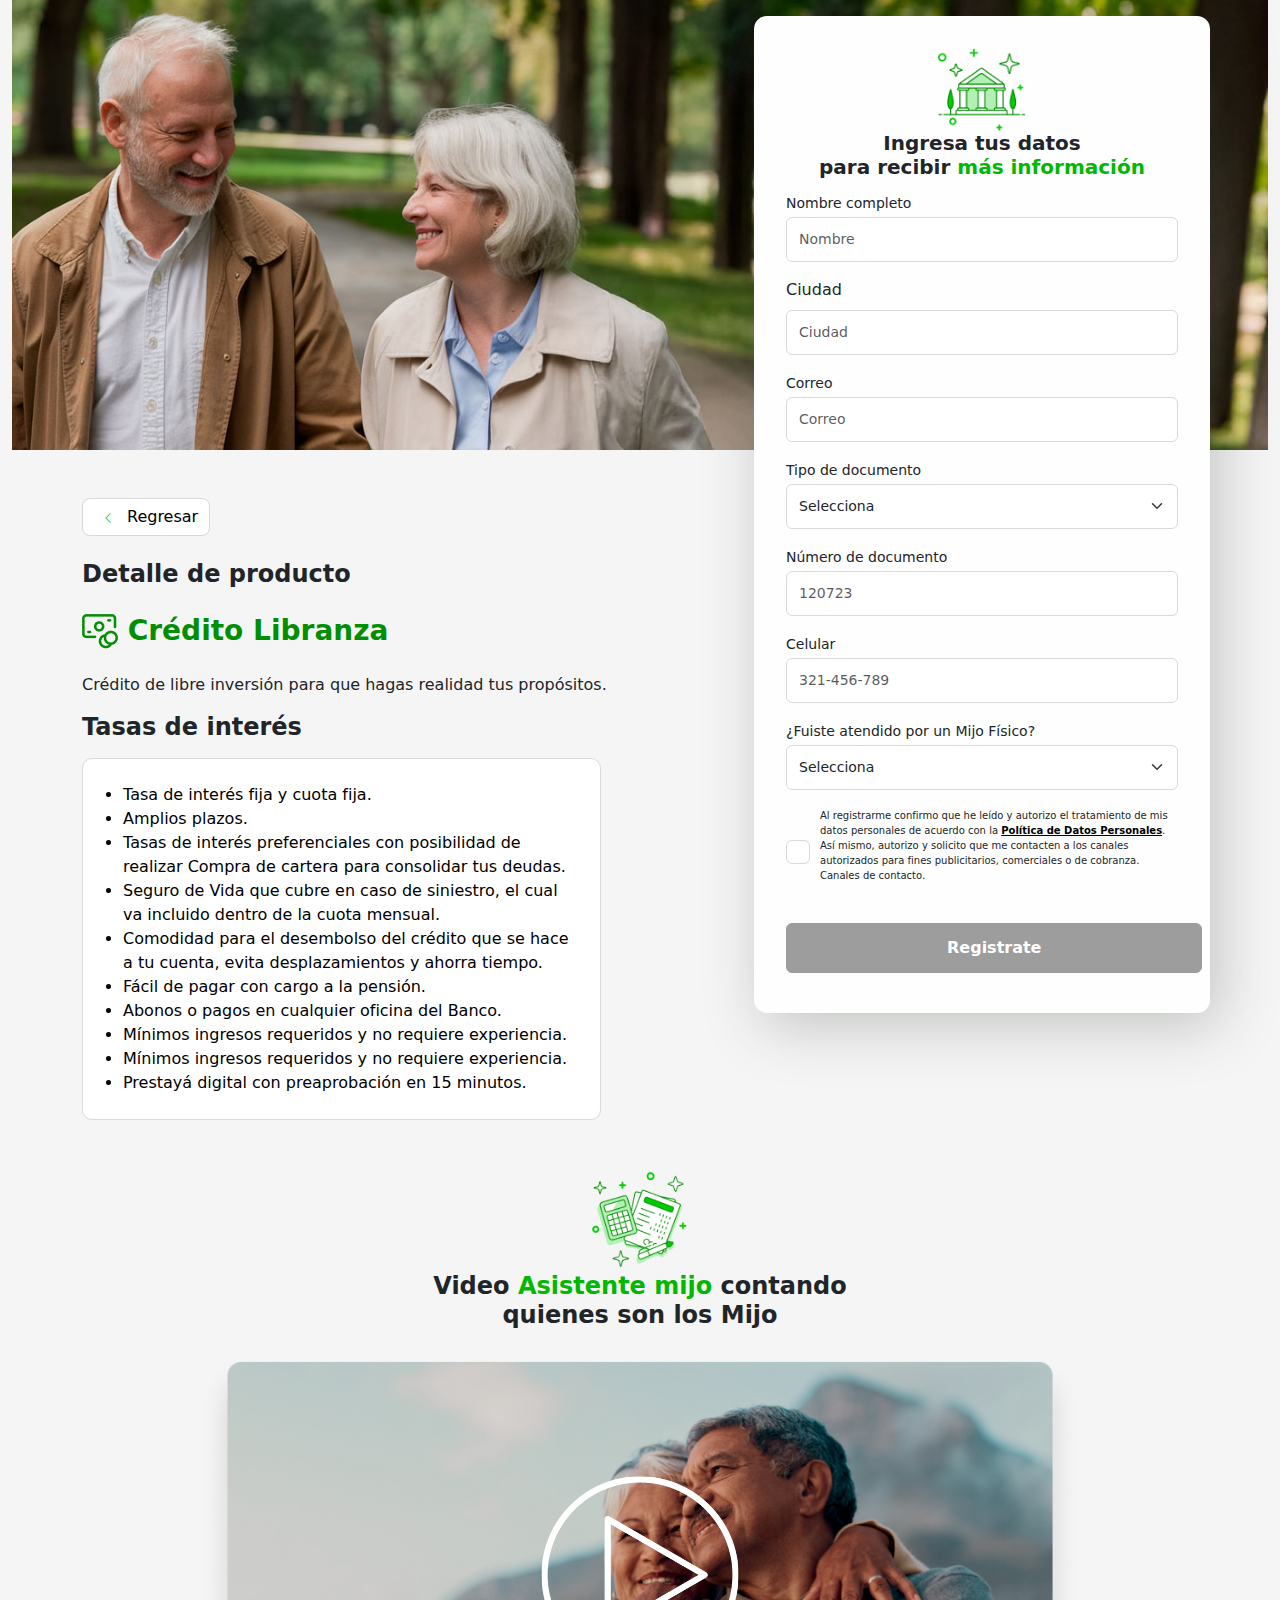
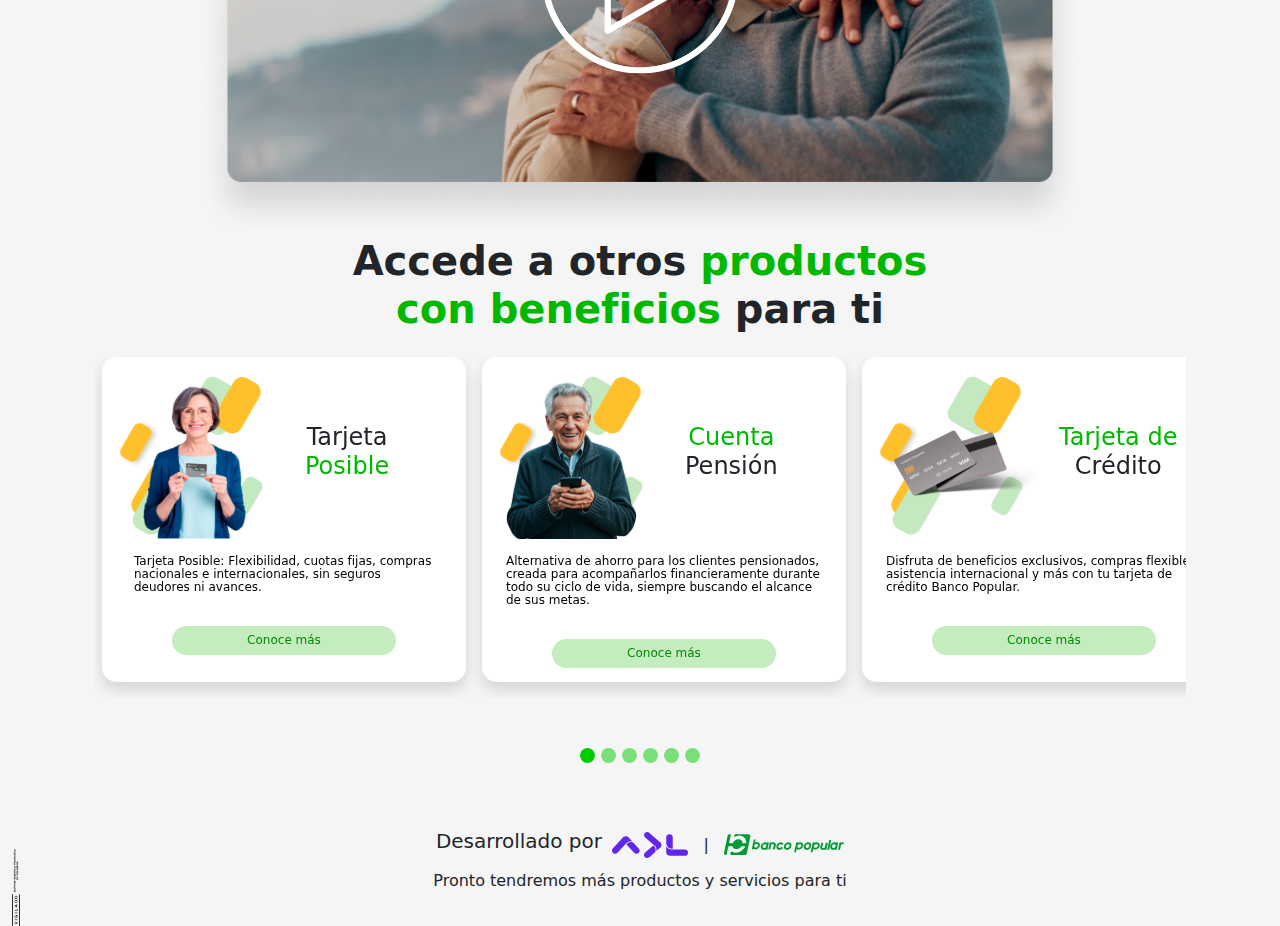
<file: club50mas/detalleProductoCreditoLibranza.html>
<!doctype html>
<html lang="es">
  <head>
    <meta charset="utf-8">
    <meta name="viewport" content="width=device-width, initial-scale=1">
    <title>Crédito Libranza</title>
    <link href="https://cdn.jsdelivr.net/npm/bootstrap@5.3.3/dist/css/bootstrap.min.css" rel="stylesheet" integrity="sha384-QWTKZyjpPEjISv5WaRU9OFeRpok6YctnYmDr5pNlyT2bRjXh0JMhjY6hW+ALEwIH" crossorigin="anonymous">
    <link rel="stylesheet" href="https://cdn.jsdelivr.net/npm/bootstrap-icons@1.11.3/font/bootstrap-icons.min.css"> 
    <link rel="stylesheet" href="./assets/css/styles.css">
</head>
<body>
  <div class="container-fluid">
    <div class="mth-banner mth-banner-credito-libranza">
        <div class="container">
            <div class="row justify-content-end">
                <!-- Formulario -->
                <div class="col-12 col-sm-12 col-md-12 col-lg-6 col-xl-6 mt-3 p-3 pb-4 mb-5 order-lg-2 order-1 order-sm-1 order-md-1  mth-form-int">
                    <form class="row g-4 p-3" id="formInternas">
                        <img src="assets/Bank.png" alt="" class="mth-img-bank mt-4 mx-auto d-block">
                        <h5 class="text-center mt-0 mth-txt-h5">Ingresa tus datos <br> para recibir <span class="mth-txt-color-h5">más información</span></h5>
                        <div class="col-12 mt-1">
                          <label for="inputNombre" class="form-label mth-lbl-nombre">Nombre completo</label>
                          <input type="text" class="form-control" id="nameInt" placeholder="Nombre" required>
                          <div id="nameIntError" class="error-message"></div>
                        </div>
                        <div class="col-12 mt-3">
                          <label for="inputCiudad" class="form-label mth-lbl-ciudad">Ciudad</label>
                          <input type="text" class="form-control" id="ciudadInt" placeholder="Ciudad" required>
                          <div id="ciudadIntError" class="error-message"></div>
                        </div>
                        <div class="col-12 mt-3">
                          <label for="inputCorreo" class="form-label mth-lbl-correo">Correo</label>
                          <input type="text" class="form-control" id="emailInt" placeholder="Correo" required>
                          <div id="emailIntError" class="error-message"></div>
                        </div>
                        <div class="col-12 mt-3">
                          <label for="inputTipoDocu" class="form-label mth-lbl-tipo-docu">Tipo de documento</label>
                          <select class="form-select" id="tipoDocuInt" required>
                            <option value="">Selecciona</option>
                            <option value="cc">Cédula ciudadanía</option>
                            <option value="ce">Cédula extranjería</option>
                          </select>
                          <div id="tipoDocuIntError" class="error-message"></div>
                        </div>
                        <div class="col-12 mt-3">
                          <label for="inputDocumento" class="form-label mth-lbl-documento">Número de documento</label>
                          <input type="text" class="form-control" id="documentoInt" placeholder="120723" required>
                          <div id="documentoIntError" class="error-message"></div>
                        </div>
                        <div class="col-12 mt-3">
                          <label for="inputCelular" class="form-label mth-lbl-celular">Celular</label>
                          <input type="text" class="form-control" id="phoneInt" placeholder="321-456-789" required>
                          <div id="phoneIntError" class="error-message"></div>
                        </div>
                        
                        <div class="col-12 mt-3">
                          <label for="inputAtencion" class="form-label mth-lbl-atencion">¿Fuiste atendido por un Mijo Físico?</label>
                          <select class="form-select" id="atentionInt" required>
                            <option value="">Selecciona</option>
                            <option value="si">Si</option>
                            <option value="no">No</option>
                          </select>
                          <div id="atentionIntError" class="error-message"></div>
                        </div>
                        <div class="mth-content-form-internas col-12 d-flex mt-3 justify-content-center">
                          <div class="d-flex justify-content-center align-items-center">
                            <input id="authorizeInt" class="mth-check-form-int" type="checkbox" required>
                          </div>
                          <p class="me-0 ms-0">Al registrarme confirmo que he leído y autorizo el tratamiento de mis datos
                            personales
                            de acuerdo con la <a href="" target="_blank">Política de Datos Personales</a>.
                            Así mismo, autorizo y solicito que me contacten a los canales autorizados para fines publicitarios,
                            comerciales o de cobranza. Canales de contacto.</p>
                        </div>
                        <div id="authorizeIntError" class="error-message w-50 text-center"></div>
                        <div class="col-12 col-sm-12 col-md-12 col-lg-6 col-xl-6">
                          <button type="submit" class="mth-btn-registro" id="MthBtnSummit">Registrate</button>
                        </div>
                    </form>
                </div>
            </div>
        </div>  
    </div>

    <div class="mth-content-one-detalle-producto">
        <div class="container">
            <div class="row justify-content-start">
                <div class="col-12 col-sm-12 col-md-12 col-lg-6 col-xl-6 mt-5 order-lg-1 order-2 order-sm-2 order-md-2 text-center text-lg-start ">
                    <button onclick="Home()" type="button" class="mth-btn-regresar">
                        <i class="bi bi-chevron-left mth-chevron-left mx-2"></i> Regresar
                    </button>
                    <h4 class="mt-4 mb-4 fw-bold">Detalle de producto</h4>
                    <h3 class="mb-4 mth-text-h4-color">
                        <img src="./assets/icono-credito-libranza.png" alt="">
                        Crédito Libranza
                    </h3>
                    <span>
                        Crédito de libre inversión para que hagas realidad tus propósitos.
                    </span>
                    <div class="col-12 mt-3">
                        <h4 class="mb-3 fw-bold">Tasas de interés</h4>
                        <div class="mth-button-dropdown p-4">                            
                          <div class="ms-3">
                              <li >Tasa de interés fija y cuota fija.</li>
                              <li >Amplios plazos.</li>
                              <li >Tasas de interés preferenciales con posibilidad de realizar Compra de cartera para consolidar tus deudas.</li>
                              <li >Seguro de Vida que cubre en caso de siniestro, el  cual va incluido dentro de la cuota mensual.</li>
                              <li >Comodidad para el desembolso del crédito que se hace a tu cuenta, evita desplazamientos y ahorra tiempo.</li>
                              <li >Fácil de pagar con cargo a la pensión.</li>
                              <li >Abonos o pagos en cualquier oficina del Banco. </li>
                              <li >Mínimos ingresos requeridos y no requiere experiencia.</li>
                              <li >Mínimos ingresos requeridos y no requiere experiencia.</li>
                              <li >Prestayá  digital con preaprobación en 15 minutos.</li>
                          </div>
                        </div>
                    </div>
                </div>
            </div>
        </div>
    </div>

    <div class="mth-content-two-detalle-producto">
        <div class="container">
            <div class="row justify-content-center">
                <img src="./assets/Organizer.png" class="mth-img-organizer mt-5" alt="">
                <h4 class="text-center"><b>Video <span class="mth-txt-color-h5">Asistente mijo</span> contando <br> quienes son los Mijo</b></h4>
                <img src="./assets/bannervideomijo.svg" class="mth-img-player-mijo mt-3" alt="" srcset="">        
            </div>
        </div>
    </div>

    <div class="mth-content-three-detalle-producto">
        <div class="container">
            <div class="row justify-content-center">
                <h1 class="text-center fw-semibold">Accede a otros <span class="mth-txt-color-h4">productos <br> con beneficios</span> para ti</h1>
            </div>
            <!-- INICIO SLIDER -->
            <div class="container text-center my-3">
              <!-- <div class="row mx-auto my-auto justify-content-center"> -->
                  <div id="recipeCarousel" class="carousel slide" data-bs-ride="carousel">
                      <div class="carousel-inner mth-inner mb-4" role="listbox">
                          <div class="carousel-item mth-carousel-item active">
                            <div class="col-4 col-sm-6 col-md-6 col-lg-4 col-xl-4 mx-2 mb-3 mth-col-slider-responsive">
                              <div class="card text-center">
                                <div class="card-body d-flex flex-column">
                                  <!-- Encabezado con imagen y título -->
                                  <div class="d-flex align-items-center mb-3">
                                      <img src="assets/tarjeta-posible.svg" alt="Crédito Libranza" class="card-img-custom me-3">
                                      <h4 class="card-title mx-4">Tarjeta <br><span class="mth-txt-color-h4">Posible</span></h4>
                                  </div>
                                  <!-- Texto y botón -->
                                  <p class="card-text px-3 pb-2">Tarjeta Posible: Flexibilidad, cuotas fijas, compras nacionales e internacionales, 
                                    sin seguros deudores ni avances.
                                  </p>
                                  <a href="/detalleProductoTarjetaPosible.html" class="btn btn-success mth-btn-carousel mt-2 mx-auto">Conoce más</a>
                                </div>
                              </div>
                            </div>
                          </div>
                          <div class="carousel-item">
                            <div class="col-4 col-sm-6 col-md-6 col-lg-4 col-xl-4 mx-2 mb-3 mth-col-slider-responsive">
                              <div class="card text-center">
                                <div class="card-body d-flex flex-column">
                                    <!-- Encabezado con imagen y título -->
                                    <div class="d-flex align-items-center mb-3">
                                        <img src="assets/cuenta_pension.svg" alt="Cuenta Pensión" class="card-img-custom me-3">
                                        <h4 class="card-title mx-4"><span class="mth-txt-color-h4">Cuenta</span><br>Pensión</h4>
                                    </div>
                                    <!-- Texto y botón -->
                                    <p class="card-text px-2">Alternativa de ahorro para los clientes pensionados, creada para acompañarlos 
                                      financieramente durante todo su ciclo de vida, siempre buscando el alcance de sus metas.
                                    </p>
                                    <a href="/detalleProductoCuentaPension.html" class="btn btn-success mth-btn-carousel mt-3 mx-auto">Conoce más</a>
                                </div>
                              </div>
                            </div>
                          </div>
                          <div class="carousel-item">
                            <div class="col-4 col-sm-6 col-md-6 col-lg-4 col-xl-4 mx-2 mb-3 mth-col-slider-responsive" data-card="tarjeta-credito">
                              <div class="card text-center">
                                  <div class="card-body d-flex flex-column">
                                      <!-- Encabezado con imagen y título -->
                                      <div class="d-flex align-items-center mb-3">
                                          <img src="assets/tarjeta_credito.svg" alt="Tarjeta de Crédito" class="card-img-custom me-3">
                                          <h4 class="card-title mx-1"><span class="mth-txt-color-h4">Tarjeta de</span><br> Crédito</h4>
                                      </div>
                                      <!-- Texto y botón -->
                                      <p class="card-text px-2">Disfruta de beneficios exclusivos, compras flexibles, 
                                        asistencia internacional y más con tu tarjeta de crédito Banco Popular.
                                      </p>
                                      <a href="/detalleProductoTarjetaCredito.html" class="btn btn-success mth-btn-carousel mt-3 mx-auto">Conoce más</a>
                                  </div>
                              </div>
                            </div>
                          </div>
                          <div class="carousel-item">
                              <div class="col-12 col-sm-12 col-md-12 col-lg-4 col-xl-4 mx-2">
                                <div class="mth-card-two mb-3 mth-col-slider-responsive-two">
                                  <div class="row g-0 align-items-center">
                                    <div class="col-md-6">
                                      <div class="card-body">
                                        <h5 class="card-title"><strong>¿Para qué el</strong><br><span>AHORRO</span>
                                          <strong>PARA</strong><br><strong>EL</strong> <span>RETIRO</span>?
                                        </h5>
                                        <p class="card-text">Los propósitos del
                                          ahorro para el retiro
                                          son garantizar ingresos
                                          en la jubilación, independencia financiera, seguridad y bienestar emocional.</p>
                                      </div>
                                    </div>
                                    <div class="col-md-6">
                                      <img src="./assets/Second-card1.png" class="img-fluid rounded-end" alt="...">
                                    </div>
                                  </div>
                                </div>
                              </div>
                          </div>
                          <div class="carousel-item">
                              <div class="col-4 col-sm-12 col-md-12 col-lg-4 col-xl-4 mx-auto">
                                <div class="mth-card-two mb-3 mth-col-slider-responsive-two">
                                  <div class="row g-0 align-items-center">
                                    <div class="col-md-6">
                                      <div class="card-body">
                                        <h5 class="card-title mb-2"><span>Hábito de pago</span></h5>
                                        <p class="card-text">Es la frecuencia
                                          con la que pagas
                                          tus obligaciones financieras a tiempo.<br>
                                          <strong>“El que paga lo que
                                            debe sabe lo que tiene”.</strong>
                                        </p>
                                      </div>
                                    </div>
                                    <div class="col-md-6">
                                      <img src="./assets/Second-card2.png" class="img-fluid rounded-end" alt="...">
                                    </div>
                                  </div>
                                </div>
                              </div>
                          </div>
                          <div class="carousel-item">
                              <div class="col-4 col-sm-12 col-md-12 col-lg-4 col-xl-4 mx-auto">
                                <div class="mth-card-two mb-3 mth-col-slider-responsive-two">
                                  <div class="row g-0 align-items-center">
                                    <div class="col-md-6">
                                      <div class="card-body">
                                        <h5 class="card-title mb-2"><strong>Ten cuidado con<br>los</strong> <span>gastos Hormiga</span></h5>
                                        <p class="card-text">¿Cuánto gasta en el<br>café, lotería, cigarrillos<br>o postres de todos los días?
                                        </p>
                                      </div>
                                    </div>
                                    <div class="col-md-6">
                                      <img src="./assets/Second-card3.png" class="img-fluid rounded-end" alt="...">
                                    </div>
                                  </div>
                                </div>
                              </div>
                          </div>
                      </div>

                      <div class="carousel-indicators justify-content-center pt-3 pb-2">
                      <button type="button" data-bs-target="#recipeCarousel" data-bs-slide-to="0" class="active" aria-current="true" aria-label="Slide 1"></button>
                      <button type="button" data-bs-target="#recipeCarousel" data-bs-slide-to="1" aria-label="Slide 2"></button>
                      <button type="button" data-bs-target="#recipeCarousel" data-bs-slide-to="2" aria-label="Slide 3"></button>
                      <button type="button" data-bs-target="#recipeCarousel" data-bs-slide-to="3" aria-label="Slide 4"></button>
                      <button type="button" data-bs-target="#recipeCarousel" data-bs-slide-to="4" aria-label="Slide 5"></button>
                      <button type="button" data-bs-target="#recipeCarousel" data-bs-slide-to="5" aria-label="Slide 6"></button>
                    </div>
                  </div>
              <!-- </div> -->
            </div>                
            <!-- FIN SLIDER -->
        </div>
    </div>

    <footer>
        <div class="mt-5 text-center">
            <div class="mth-vigilado">
                <img src="./assets/VIGILADO.png" alt="vigilado">
            </div>
            <div class="justify-content-center align-items-center d-flex mt-4">
                <h5>Desarrollado por </h5>&nbsp;&nbsp;
            <img src="./assets/adl.svg" alt="ADL Digital Labs">
            &nbsp;&nbsp; | &nbsp;&nbsp;
            <img src="./assets/Logo.png" alt="ADL Digital Labs">
            </div>
            <p class="mt-2 mb-4">Pronto tendremos más productos y servicios para ti</p>
            </div>
    </footer>
  </div>
    <script src="https://cdn.jsdelivr.net/npm/@popperjs/core@2.11.8/dist/umd/popper.min.js" integrity="sha384-I7E8VVD/ismYTF4hNIPjVp/Zjvgyol6VFvRkX/vR+Vc4jQkC+hVqc2pM8ODewa9r" crossorigin="anonymous"></script>
    <script src="https://cdn.jsdelivr.net/npm/bootstrap@5.3.3/dist/js/bootstrap.min.js" integrity="sha384-0pUGZvbkm6XF6gxjEnlmuGrJXVbNuzT9qBBavbLwCsOGabYfZo0T0to5eqruptLy" crossorigin="anonymous"></script>
    <script src="assets/js/logic.js"></script>
    <script src="assets/js/validation.js"></script>
</body>
</html>
</file>
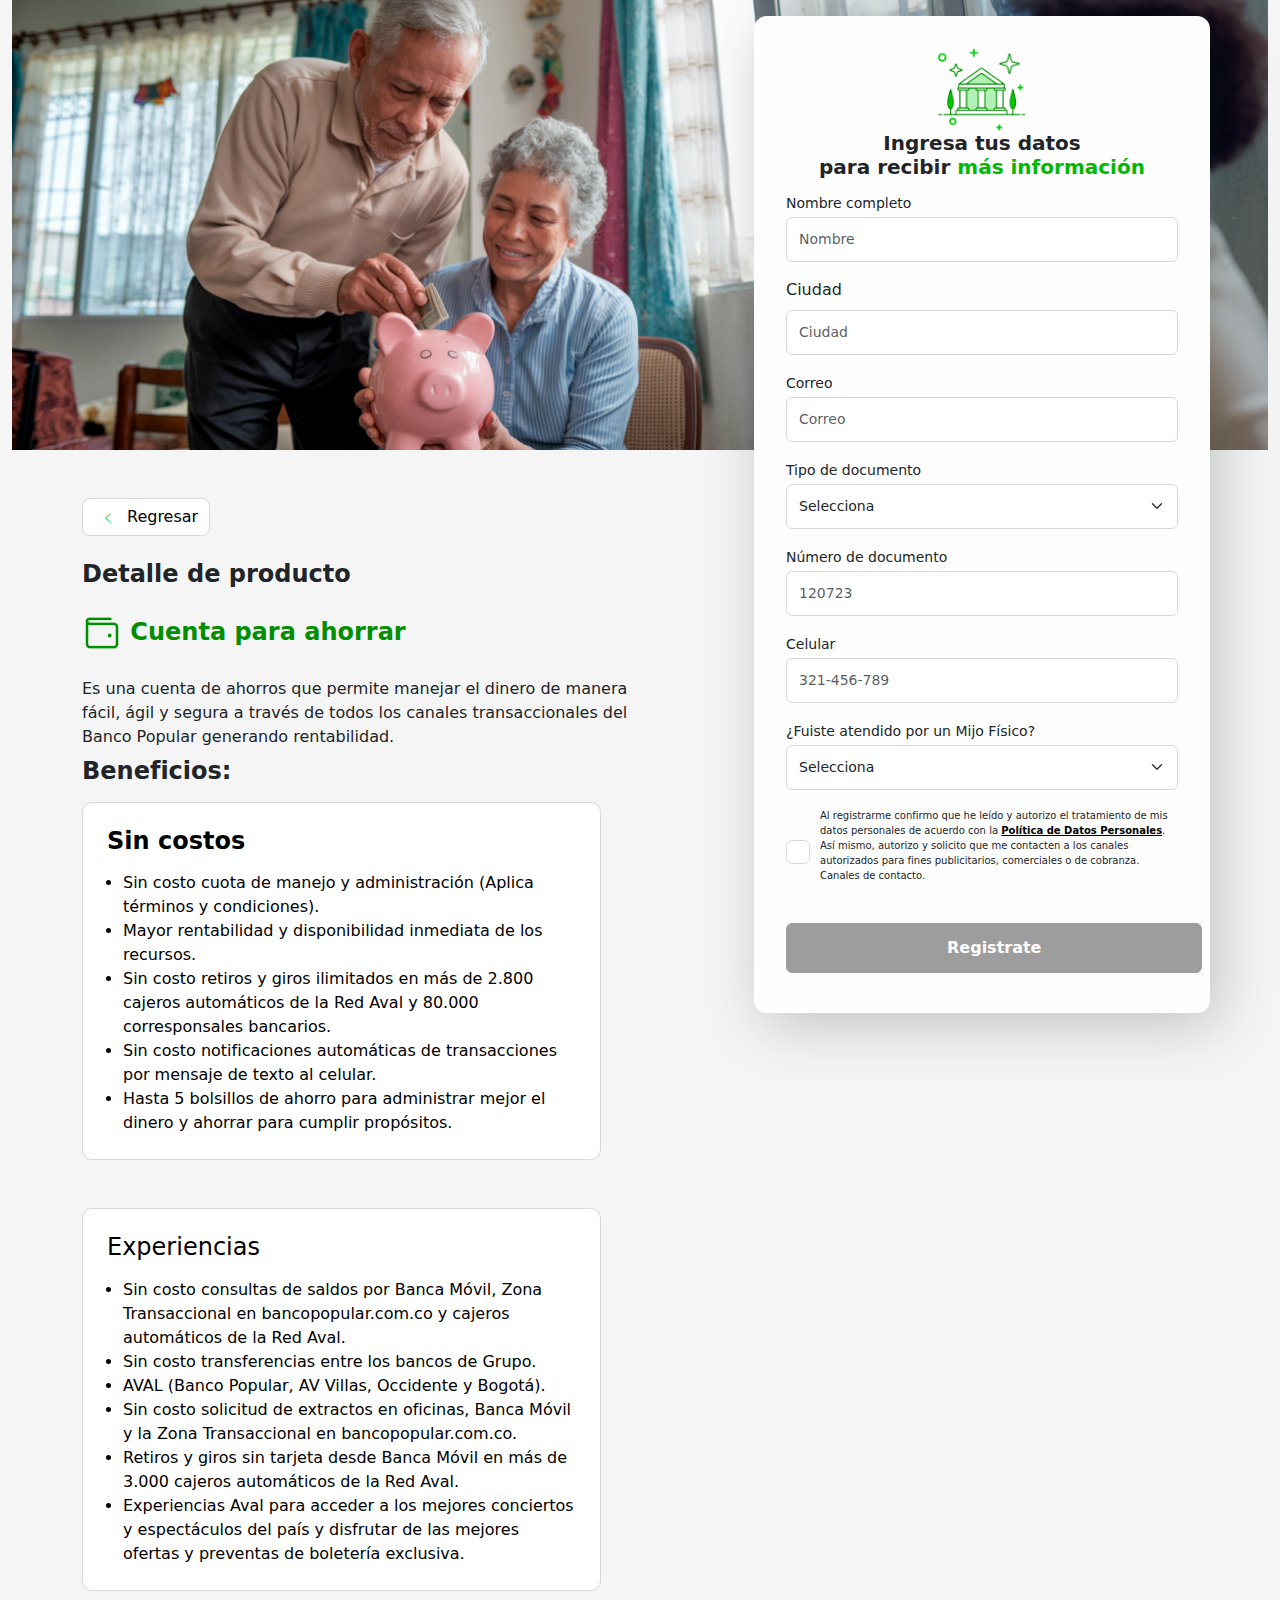
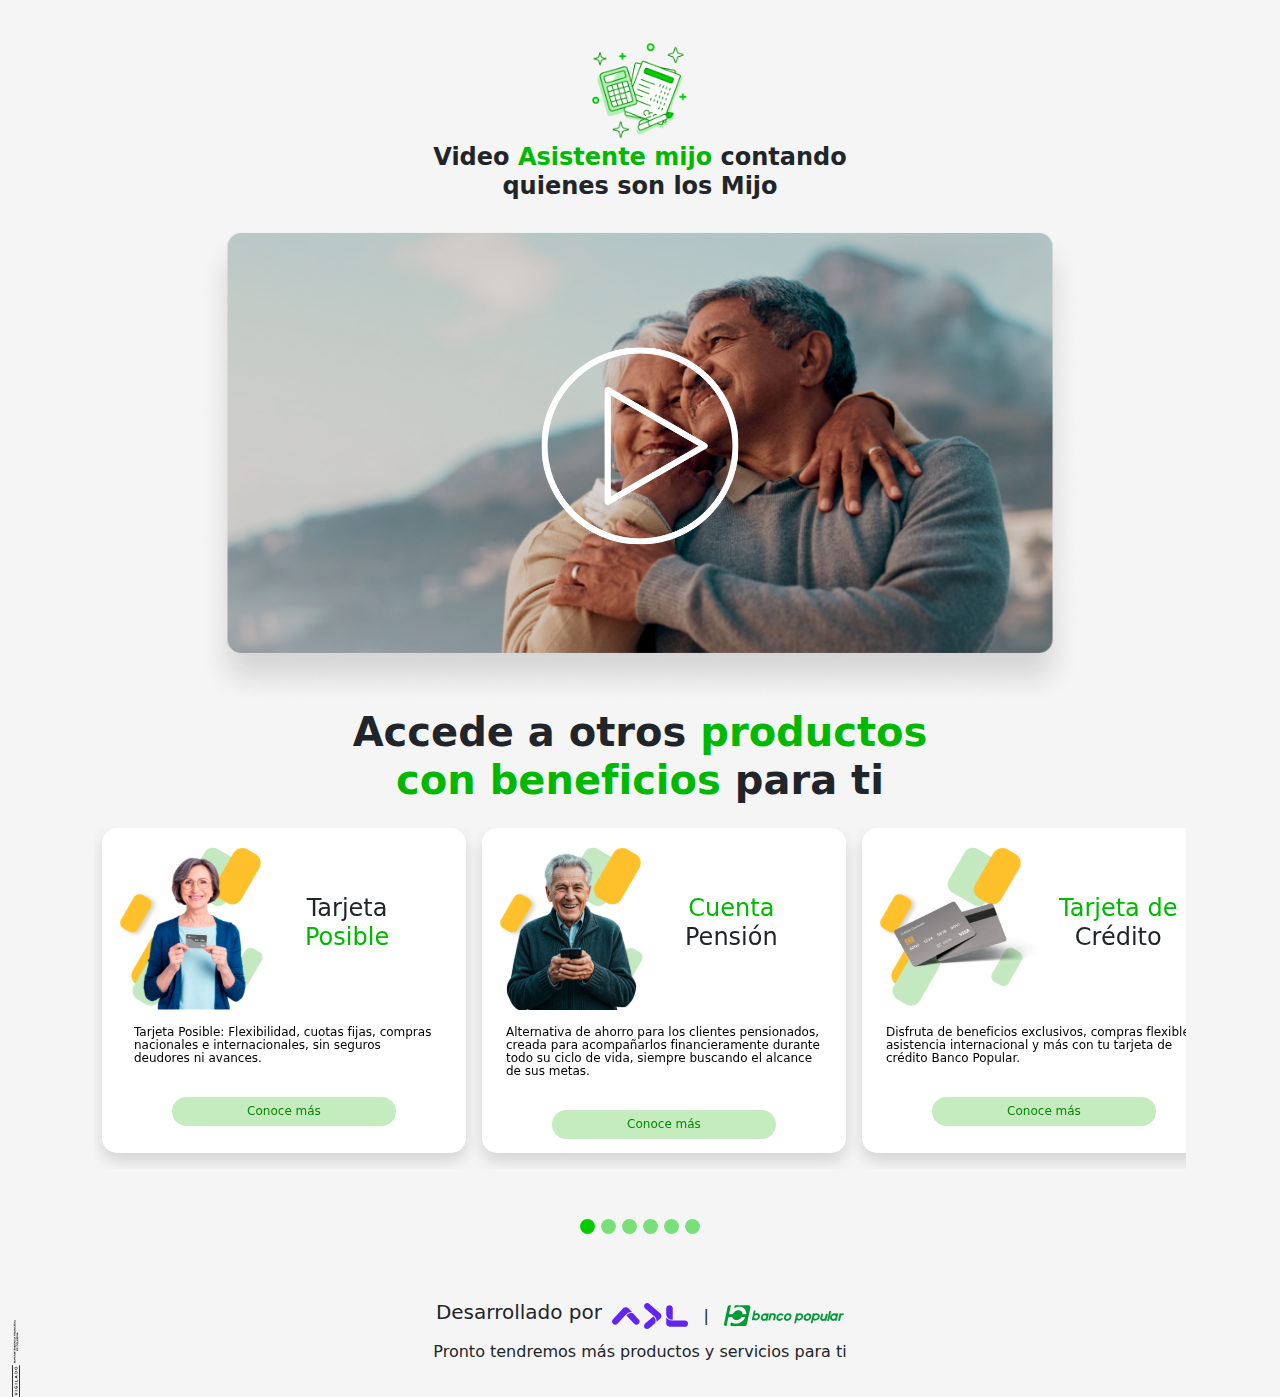
<file: club50mas/detalleProductoCuentaAhorrar.html>
<!doctype html>
<html lang="es">
  <head>
    <meta charset="utf-8">
    <meta name="viewport" content="width=device-width, initial-scale=1">
    <title>Cuenta para Ahorrar</title>
    <link href="https://cdn.jsdelivr.net/npm/bootstrap@5.3.3/dist/css/bootstrap.min.css" rel="stylesheet" integrity="sha384-QWTKZyjpPEjISv5WaRU9OFeRpok6YctnYmDr5pNlyT2bRjXh0JMhjY6hW+ALEwIH" crossorigin="anonymous">
    <link rel="stylesheet" href="https://cdn.jsdelivr.net/npm/bootstrap-icons@1.11.3/font/bootstrap-icons.min.css"> 
    <link rel="stylesheet" href="./assets/css/styles.css">
</head>
<body>
  <div class="container-fluid">
    <div class="mth-banner mth-banner-cuenta-ahorrar">
        <div class="container">
            <div class="row justify-content-end">
                <!-- Formulario -->
                <div class="col-12 col-sm-12 col-md-12 col-lg-6 col-xl-6 mt-3 p-3 pb-4 mb-5 order-lg-2 order-1 order-sm-1 order-md-1  mth-form-int">
                    <form class="row g-4 p-3" id="formInternas">
                        <img src="assets/Bank.png" alt="" class="mth-img-bank mt-4 mx-auto d-block">
                        <h5 class="text-center mt-0 mth-txt-h5">Ingresa tus datos <br> para recibir <span class="mth-txt-color-h5">más información</span></h5>
                        <div class="col-12 mt-1">
                          <label for="inputNombre" class="form-label mth-lbl-nombre">Nombre completo</label>
                          <input type="text" class="form-control" id="nameInt" placeholder="Nombre" required>
                          <div id="nameIntError" class="error-message"></div>
                        </div>
                        <div class="col-12 mt-3">
                          <label for="inputCiudad" class="form-label mth-lbl-ciudad">Ciudad</label>
                          <input type="text" class="form-control" id="ciudadInt" placeholder="Ciudad" required>
                          <div id="ciudadIntError" class="error-message"></div>
                        </div>
                        <div class="col-12 mt-3">
                          <label for="inputCorreo" class="form-label mth-lbl-correo">Correo</label>
                          <input type="text" class="form-control" id="emailInt" placeholder="Correo" required>
                          <div id="emailIntError" class="error-message"></div>
                        </div>
                        <div class="col-12 mt-3">
                          <label for="inputTipoDocu" class="form-label mth-lbl-tipo-docu">Tipo de documento</label>
                          <select class="form-select" id="tipoDocuInt" required>
                            <option value="">Selecciona</option>
                            <option value="cc">Cédula ciudadanía</option>
                            <option value="ce">Cédula extranjería</option>
                          </select>
                          <div id="tipoDocuIntError" class="error-message"></div>
                        </div>
                        <div class="col-12 mt-3">
                          <label for="inputDocumento" class="form-label mth-lbl-documento">Número de documento</label>
                          <input type="text" class="form-control" id="documentoInt" placeholder="120723" required>
                          <div id="documentoIntError" class="error-message"></div>
                        </div>
                        <div class="col-12 mt-3">
                          <label for="inputCelular" class="form-label mth-lbl-celular">Celular</label>
                          <input type="text" class="form-control" id="phoneInt" placeholder="321-456-789" required>
                          <div id="phoneIntError" class="error-message"></div>
                        </div>
                        
                        <div class="col-12 mt-3">
                          <label for="inputAtencion" class="form-label mth-lbl-atencion">¿Fuiste atendido por un Mijo Físico?</label>
                          <select class="form-select" id="atentionInt" required>
                            <option value="">Selecciona</option>
                            <option value="si">Si</option>
                            <option value="no">No</option>
                          </select>
                          <div id="atentionIntError" class="error-message"></div>
                        </div>
                        <div class="mth-content-form-internas col-12 d-flex mt-3 justify-content-center">
                          <div class="d-flex justify-content-center align-items-center">
                            <input id="authorizeInt" class="mth-check-form-int" type="checkbox" required>
                          </div>
                          <p class="me-0 ms-0">Al registrarme confirmo que he leído y autorizo el tratamiento de mis datos
                            personales
                            de acuerdo con la <a href="" target="_blank">Política de Datos Personales</a>.
                            Así mismo, autorizo y solicito que me contacten a los canales autorizados para fines publicitarios,
                            comerciales o de cobranza. Canales de contacto.</p>
                        </div>
                        <div id="authorizeIntError" class="error-message w-50 text-center"></div>
                        <div class="col-12 col-sm-12 col-md-12 col-lg-6 col-xl-6">
                          <button type="submit" class="mth-btn-registro" id="MthBtnSummit">Registrate</button>
                        </div>
                    </form>
                </div>
            </div>
        </div>  
    </div>

    <div class="mth-content-one-detalle-producto">
        <div class="container">
            <div class="row justify-content-start">
                <div class="col-12 col-sm-12 col-md-12 col-lg-6 col-xl-6 mt-5 order-lg-1 order-2 order-sm-2 order-md-2 text-center text-lg-start ">
                    <button onclick="Home()" type="button" class="mth-btn-regresar">
                        <i class="bi bi-chevron-left mth-chevron-left mx-2"></i> Regresar
                    </button>
                    <h4 class="mt-4 mb-4 fw-bold">Detalle de producto</h4>
                    <h4 class="mb-4 mth-text-h4-color">
                        <img src="./assets/icono-cuenta-ahorrar.png" alt="">
                        Cuenta para ahorrar
                    </h4>
                    <span >
                      Es una	cuenta de ahorros que permite manejar el dinero de manera fácil, ágil
                      y segura a través de todos los canales transaccionales del Banco Popular generando rentabilidad.
                    </span>
                    <h4 class="mt-2 mb-3 fw-bold">Beneficios:</h4>
                    <div class="col-12 mt-3">
                      <div class="mth-button-dropdown p-4">                            
                          <h4 class="mb-3 fw-bold">Sin costos</h4>
                          <div class="ms-3">
                            <li>Sin costo cuota de manejo y administración (Aplica términos y condiciones).​</li>
                            <li>​Mayor  rentabilidad y disponibilidad inmediata de​ los recursos.​</li>
                            <li>​Sin costo retiros y giros ilimitados en más de​ 2.800 cajeros automáticos de la Red Aval y​ 80.000 corresponsales bancarios.​</li>
                            <li>Sin costo notificaciones automáticas de  transacciones por mensaje de texto al celular.​</li>
                            <li>​Hasta 5 bolsillos de ahorro para administrar  mejor el dinero y ahorrar para cumplir propósitos.</li>
                          </div>
                        </div>
                    </div>
                    <div class="col-12 mt-5">
                      <div class="mth-button-dropdown p-4">
                          <h4 class="mb-3">Experiencias</h4>
                          <div class="ms-3">
                              <li>Sin  costo  consultas de saldos por  Banca Móvil, Zona  Transaccional en bancopopular.com.co y cajeros  automáticos de la Red Aval.</li>
                              <li>Sin  costo  transferencias entre  los bancos de Grupo.</li>
                              <li>AVAL  (Banco Popular, AV Villas, Occidente y Bogotá).</li>
                              <li>Sin  costo  solicitud de extractos en  oficinas, Banca Móvil y la Zona Transaccional en bancopopular.com.co.</li>
                              <li>Retiros y giros sin tarjeta desde Banca Móvil en más de 3.000 cajeros automáticos de la Red Aval.</li>
                              <li>Experiencias	Aval para acceder a los mejores conciertos y espectáculos del país y disfrutar de las  mejores ofertas y preventas de boletería exclusiva.</li>
                          </div>
                      </div>
                  </div>
                </div>
            </div>
        </div>
    </div>

    <div class="mth-content-two-detalle-producto">
        <div class="container">
            <div class="row justify-content-center">
                <img src="./assets/Organizer.png" class="mth-img-organizer mt-5" alt="">
                <h4 class="text-center"><b>Video <span class="mth-txt-color-h5">Asistente mijo</span> contando <br> quienes son los Mijo</b></h4>
                <img src="./assets/bannervideomijo.svg" class="mth-img-player-mijo mt-3" alt="" srcset="">        
            </div>
        </div>
    </div>

    <div class="mth-content-three-detalle-producto">
        <div class="container">
            <div class="row justify-content-center">
                <h1 class="text-center fw-semibold">Accede a otros <span class="mth-txt-color-h4">productos <br> con beneficios</span> para ti</h1>
            </div>
            <!-- INICIO SLIDER -->
            <div class="container text-center my-3">
              <!-- <div class="row mx-auto my-auto justify-content-center"> -->
                  <div id="recipeCarousel" class="carousel slide" data-bs-ride="carousel">
                      <div class="carousel-inner mth-inner mb-4" role="listbox">
                          <div class="carousel-item mth-carousel-item active">
                            <div class="col-4 col-sm-6 col-md-6 col-lg-4 col-xl-4 mx-2 mb-3 mth-col-slider-responsive">
                              <div class="card text-center">
                                <div class="card-body d-flex flex-column">
                                  <!-- Encabezado con imagen y título -->
                                  <div class="d-flex align-items-center mb-3">
                                      <img src="assets/tarjeta-posible.svg" alt="Crédito Libranza" class="card-img-custom me-3">
                                      <h4 class="card-title mx-4">Tarjeta <br><span class="mth-txt-color-h4">Posible</span></h4>
                                  </div>
                                  <!-- Texto y botón -->
                                  <p class="card-text px-3 pb-2">Tarjeta Posible: Flexibilidad, cuotas fijas, compras nacionales e internacionales, 
                                    sin seguros deudores ni avances.
                                  </p>
                                  <a href="/detalleProductoTarjetaPosible.html" class="btn btn-success mth-btn-carousel mt-2 mx-auto">Conoce más</a>
                                </div>
                              </div>
                            </div>
                          </div>
                          <div class="carousel-item">
                            <div class="col-4 col-sm-6 col-md-6 col-lg-4 col-xl-4 mx-2 mb-3 mth-col-slider-responsive">
                              <div class="card text-center">
                                <div class="card-body d-flex flex-column">
                                    <!-- Encabezado con imagen y título -->
                                    <div class="d-flex align-items-center mb-3">
                                        <img src="assets/cuenta_pension.svg" alt="Cuenta Pensión" class="card-img-custom me-3">
                                        <h4 class="card-title mx-4"><span class="mth-txt-color-h4">Cuenta</span><br>Pensión</h4>
                                    </div>
                                    <!-- Texto y botón -->
                                    <p class="card-text px-2">Alternativa de ahorro para los clientes pensionados, creada para acompañarlos 
                                      financieramente durante todo su ciclo de vida, siempre buscando el alcance de sus metas.
                                    </p>
                                    <a href="/detalleProductoCuentaPension.html" class="btn btn-success mth-btn-carousel mt-3 mx-auto">Conoce más</a>
                                </div>
                              </div>
                            </div>
                          </div>
                          <div class="carousel-item">
                            <div class="col-4 col-sm-6 col-md-6 col-lg-4 col-xl-4 mx-2 mb-3 mth-col-slider-responsive" data-card="tarjeta-credito">
                              <div class="card text-center">
                                  <div class="card-body d-flex flex-column">
                                      <!-- Encabezado con imagen y título -->
                                      <div class="d-flex align-items-center mb-3">
                                          <img src="assets/tarjeta_credito.svg" alt="Tarjeta de Crédito" class="card-img-custom me-3">
                                          <h4 class="card-title mx-1"><span class="mth-txt-color-h4">Tarjeta de</span><br> Crédito</h4>
                                      </div>
                                      <!-- Texto y botón -->
                                      <p class="card-text px-2">Disfruta de beneficios exclusivos, compras flexibles, 
                                        asistencia internacional y más con tu tarjeta de crédito Banco Popular.
                                      </p>
                                      <a href="/detalleProductoTarjetaCredito.html" class="btn btn-success mth-btn-carousel mt-3 mx-auto">Conoce más</a>
                                  </div>
                              </div>
                            </div>
                          </div>
                          <div class="carousel-item">
                              <div class="col-12 col-sm-12 col-md-12 col-lg-4 col-xl-4 mx-2">
                                <div class="mth-card-two mb-3 mth-col-slider-responsive-two">
                                  <div class="row g-0 align-items-center">
                                    <div class="col-md-6">
                                      <div class="card-body">
                                        <h5 class="card-title"><strong>¿Para qué el</strong><br><span>AHORRO</span>
                                          <strong>PARA</strong><br><strong>EL</strong> <span>RETIRO</span>?
                                        </h5>
                                        <p class="card-text">Los propósitos del
                                          ahorro para el retiro
                                          son garantizar ingresos
                                          en la jubilación, independencia financiera, seguridad y bienestar emocional.</p>
                                      </div>
                                    </div>
                                    <div class="col-md-6">
                                      <img src="./assets/Second-card1.png" class="img-fluid rounded-end" alt="...">
                                    </div>
                                  </div>
                                </div>
                              </div>
                          </div>
                          <div class="carousel-item">
                              <div class="col-4 col-sm-12 col-md-12 col-lg-4 col-xl-4 mx-auto">
                                <div class="mth-card-two mb-3 mth-col-slider-responsive-two">
                                  <div class="row g-0 align-items-center">
                                    <div class="col-md-6">
                                      <div class="card-body">
                                        <h5 class="card-title mb-2"><span>Hábito de pago</span></h5>
                                        <p class="card-text">Es la frecuencia
                                          con la que pagas
                                          tus obligaciones financieras a tiempo.<br>
                                          <strong>“El que paga lo que
                                            debe sabe lo que tiene”.</strong>
                                        </p>
                                      </div>
                                    </div>
                                    <div class="col-md-6">
                                      <img src="./assets/Second-card2.png" class="img-fluid rounded-end" alt="...">
                                    </div>
                                  </div>
                                </div>
                              </div>
                          </div>
                          <div class="carousel-item">
                              <div class="col-4 col-sm-12 col-md-12 col-lg-4 col-xl-4 mx-auto">
                                <div class="mth-card-two mb-3 mth-col-slider-responsive-two">
                                  <div class="row g-0 align-items-center">
                                    <div class="col-md-6">
                                      <div class="card-body">
                                        <h5 class="card-title mb-2"><strong>Ten cuidado con<br>los</strong> <span>gastos Hormiga</span></h5>
                                        <p class="card-text">¿Cuánto gasta en el<br>café, lotería, cigarrillos<br>o postres de todos los días?
                                        </p>
                                      </div>
                                    </div>
                                    <div class="col-md-6">
                                      <img src="./assets/Second-card3.png" class="img-fluid rounded-end" alt="...">
                                    </div>
                                  </div>
                                </div>
                              </div>
                          </div>
                      </div>

                      <div class="carousel-indicators justify-content-center pt-3 pb-2">
                      <button type="button" data-bs-target="#recipeCarousel" data-bs-slide-to="0" class="active" aria-current="true" aria-label="Slide 1"></button>
                      <button type="button" data-bs-target="#recipeCarousel" data-bs-slide-to="1" aria-label="Slide 2"></button>
                      <button type="button" data-bs-target="#recipeCarousel" data-bs-slide-to="2" aria-label="Slide 3"></button>
                      <button type="button" data-bs-target="#recipeCarousel" data-bs-slide-to="3" aria-label="Slide 4"></button>
                      <button type="button" data-bs-target="#recipeCarousel" data-bs-slide-to="4" aria-label="Slide 5"></button>
                      <button type="button" data-bs-target="#recipeCarousel" data-bs-slide-to="5" aria-label="Slide 6"></button>
                    </div>
                  </div>
              <!-- </div> -->
            </div>                
            <!-- FIN SLIDER -->
        </div>
    </div>

    <footer>
        <div class="mt-5 text-center">
            <div class="mth-vigilado">
                <img src="./assets/VIGILADO.png" alt="vigilado">
            </div>
            <div class="justify-content-center align-items-center d-flex mt-4">
                <h5>Desarrollado por </h5>&nbsp;&nbsp;
            <img src="./assets/adl.svg" alt="ADL Digital Labs">
            &nbsp;&nbsp; | &nbsp;&nbsp;
            <img src="./assets/Logo.png" alt="ADL Digital Labs">
            </div>
            <p class="mt-2 mb-4">Pronto tendremos más productos y servicios para ti</p>
            </div>
    </footer>
  </div>
    <script src="https://cdn.jsdelivr.net/npm/@popperjs/core@2.11.8/dist/umd/popper.min.js" integrity="sha384-I7E8VVD/ismYTF4hNIPjVp/Zjvgyol6VFvRkX/vR+Vc4jQkC+hVqc2pM8ODewa9r" crossorigin="anonymous"></script>
    <script src="https://cdn.jsdelivr.net/npm/bootstrap@5.3.3/dist/js/bootstrap.min.js" integrity="sha384-0pUGZvbkm6XF6gxjEnlmuGrJXVbNuzT9qBBavbLwCsOGabYfZo0T0to5eqruptLy" crossorigin="anonymous"></script>
    <script src="assets/js/logic.js"></script>
    <script src="assets/js/validation.js"></script>
</body>
</html>
</file>
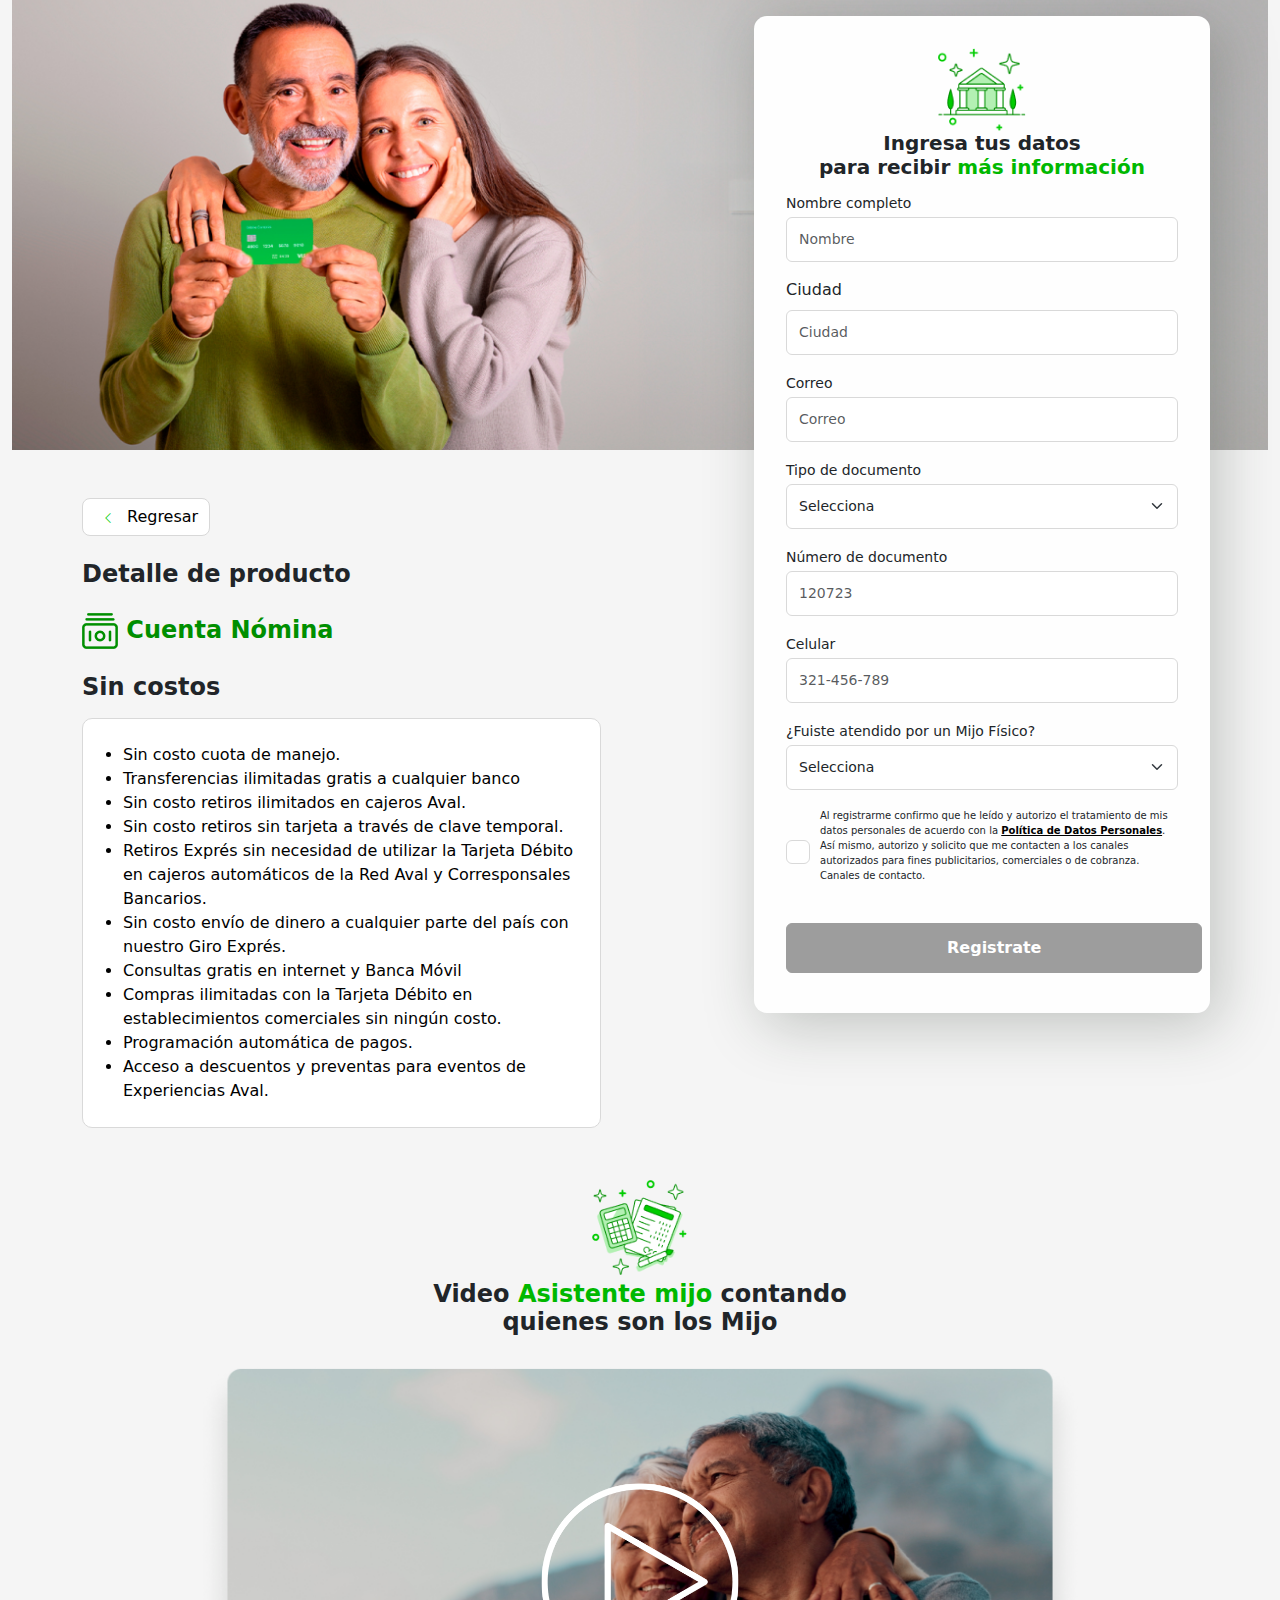
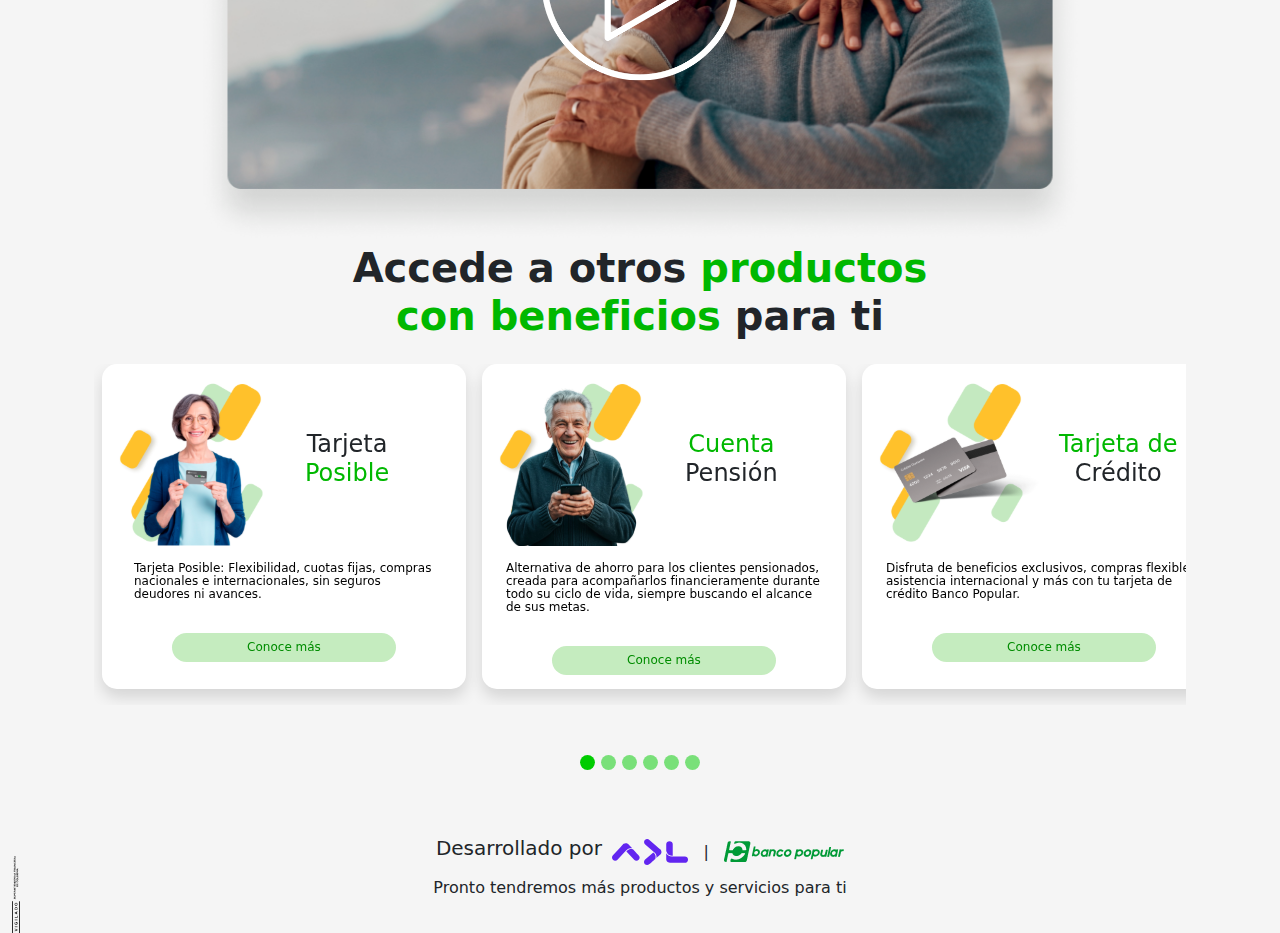
<file: club50mas/detalleProductoCuentaNomina.html>
<!doctype html>
<html lang="es">
  <head>
    <meta charset="utf-8">
    <meta name="viewport" content="width=device-width, initial-scale=1">
    <title>Cuenta Nómina</title>
    <link href="https://cdn.jsdelivr.net/npm/bootstrap@5.3.3/dist/css/bootstrap.min.css" rel="stylesheet" integrity="sha384-QWTKZyjpPEjISv5WaRU9OFeRpok6YctnYmDr5pNlyT2bRjXh0JMhjY6hW+ALEwIH" crossorigin="anonymous">
    <link rel="stylesheet" href="https://cdn.jsdelivr.net/npm/bootstrap-icons@1.11.3/font/bootstrap-icons.min.css"> 
    <link rel="stylesheet" href="./assets/css/styles.css">
</head>
<body>
  <div class="container-fluid">
    <div class="mth-banner mth-banner-cuenta-nomina">
        <div class="container">
            <div class="row justify-content-end">
                <!-- Formulario -->
                <div class="col-12 col-sm-12 col-md-12 col-lg-6 col-xl-6 mt-3 p-3 pb-4 mb-5 order-lg-2 order-1 order-sm-1 order-md-1  mth-form-int">
                    <form class="row g-4 p-3" id="formInternas">
                        <img src="assets/Bank.png" alt="" class="mth-img-bank mt-4 mx-auto d-block">
                        <h5 class="text-center mt-0 mth-txt-h5">Ingresa tus datos <br> para recibir <span class="mth-txt-color-h5">más información</span></h5>
                        <div class="col-12 mt-1">
                          <label for="inputNombre" class="form-label mth-lbl-nombre">Nombre completo</label>
                          <input type="text" class="form-control" id="nameInt" placeholder="Nombre" required>
                          <div id="nameIntError" class="error-message"></div>
                        </div>
                        <div class="col-12 mt-3">
                          <label for="inputCiudad" class="form-label mth-lbl-ciudad">Ciudad</label>
                          <input type="text" class="form-control" id="ciudadInt" placeholder="Ciudad" required>
                          <div id="ciudadIntError" class="error-message"></div>
                        </div>
                        <div class="col-12 mt-3">
                          <label for="inputCorreo" class="form-label mth-lbl-correo">Correo</label>
                          <input type="text" class="form-control" id="emailInt" placeholder="Correo" required>
                          <div id="emailIntError" class="error-message"></div>
                        </div>
                        <div class="col-12 mt-3">
                          <label for="inputTipoDocu" class="form-label mth-lbl-tipo-docu">Tipo de documento</label>
                          <select class="form-select" id="tipoDocuInt" required>
                            <option value="">Selecciona</option>
                            <option value="cc">Cédula ciudadanía</option>
                            <option value="ce">Cédula extranjería</option>
                          </select>
                          <div id="tipoDocuIntError" class="error-message"></div>
                        </div>
                        <div class="col-12 mt-3">
                          <label for="inputDocumento" class="form-label mth-lbl-documento">Número de documento</label>
                          <input type="text" class="form-control" id="documentoInt" placeholder="120723" required>
                          <div id="documentoIntError" class="error-message"></div>
                        </div>
                        <div class="col-12 mt-3">
                          <label for="inputCelular" class="form-label mth-lbl-celular">Celular</label>
                          <input type="text" class="form-control" id="phoneInt" placeholder="321-456-789" required>
                          <div id="phoneIntError" class="error-message"></div>
                        </div>
                        
                        <div class="col-12 mt-3">
                          <label for="inputAtencion" class="form-label mth-lbl-atencion">¿Fuiste atendido por un Mijo Físico?</label>
                          <select class="form-select" id="atentionInt" required>
                            <option value="">Selecciona</option>
                            <option value="si">Si</option>
                            <option value="no">No</option>
                          </select>
                          <div id="atentionIntError" class="error-message"></div>
                        </div>
                        <div class="mth-content-form-internas col-12 d-flex mt-3 justify-content-center">
                          <div class="d-flex justify-content-center align-items-center">
                            <input id="authorizeInt" class="mth-check-form-int" type="checkbox" required>
                          </div>
                          <p class="me-0 ms-0">Al registrarme confirmo que he leído y autorizo el tratamiento de mis datos
                            personales
                            de acuerdo con la <a href="" target="_blank">Política de Datos Personales</a>.
                            Así mismo, autorizo y solicito que me contacten a los canales autorizados para fines publicitarios,
                            comerciales o de cobranza. Canales de contacto.</p>
                        </div>
                        <div id="authorizeIntError" class="error-message w-50 text-center"></div>
                        <div class="col-12 col-sm-12 col-md-12 col-lg-6 col-xl-6">
                          <button type="submit" class="mth-btn-registro" id="MthBtnSummit">Registrate</button>
                        </div>
                    </form>
                </div>
            </div>
        </div>  
    </div>

    <div class="mth-content-one-detalle-producto">
        <div class="container">
            <div class="row justify-content-start">
                <div class="col-12 col-sm-12 col-md-12 col-lg-6 col-xl-6 mt-5 order-lg-1 order-2 order-sm-2 order-md-2 text-center text-lg-start ">
                    <button onclick="Home()" type="button" class="mth-btn-regresar">
                        <i class="bi bi-chevron-left mth-chevron-left mx-2"></i> Regresar
                    </button>
                    <h4 class="mt-4 mb-4 fw-bold">Detalle de producto</h4>
                    <h4 class="mb-4 mth-text-h4-color">
                        <img src="./assets/icono-cuenta-nomina.png" alt="">
                        Cuenta Nómina
                    </h4>
                    <h4 class="mt-2 mb-3 fw-bold">Sin costos</h4>
                    <div class="col-12 mt-3">
                      <div class="mth-button-dropdown p-4">
                          <div class="ms-3">
                            <li>Sin costo cuota de manejo.​</li>
                            <li>Transferencias ilimitadas gratis a cualquier banco​</li>
                            <li>Sin costo retiros ilimitados en cajeros  Aval.​</li>
                            <li>Sin costo retiros sin tarjeta a través de clave temporal.​</li>
                            <li>Retiros Exprés sin necesidad de utilizar la Tarjeta Débito en cajeros automáticos de la Red Aval y Corresponsales Bancarios.​</li>
                            <li>Sin costo envío de dinero a cualquier parte del país con nuestro Giro Exprés.​</li>
                            <li>Consultas gratis en internet y Banca Móvil​​</li>
                            <li>Compras ilimitadas con la Tarjeta Débito en establecimientos comerciales sin ningún costo.​</li>
                            <li>Programación automática de pagos.​</li>
                            <li>Acceso a	descuentos y preventas para eventos de Experiencias Aval.</li>
                          </div>
                      </div>
                  </div>
                </div>
            </div>
        </div>
    </div>

    <div class="mth-content-two-detalle-producto">
        <div class="container">
            <div class="row justify-content-center">
                <img src="./assets/Organizer.png" class="mth-img-organizer mt-5" alt="">
                <h4 class="text-center"><b>Video <span class="mth-txt-color-h5">Asistente mijo</span> contando <br> quienes son los Mijo</b></h4>
                <img src="./assets/bannervideomijo.svg" class="mth-img-player-mijo mt-3" alt="" srcset="">        
            </div>
        </div>
    </div>

    <div class="mth-content-three-detalle-producto">
        <div class="container">
            <div class="row justify-content-center">
                <h1 class="text-center fw-semibold">Accede a otros <span class="mth-txt-color-h4">productos <br> con beneficios</span> para ti</h1>
            </div>
            <!-- INICIO SLIDER -->
            <div class="container text-center my-3">
              <!-- <div class="row mx-auto my-auto justify-content-center"> -->
                  <div id="recipeCarousel" class="carousel slide" data-bs-ride="carousel">
                      <div class="carousel-inner mth-inner mb-4" role="listbox">
                          <div class="carousel-item mth-carousel-item active">
                            <div class="col-4 col-sm-6 col-md-6 col-lg-4 col-xl-4 mx-2 mb-3 mth-col-slider-responsive">
                              <div class="card text-center">
                                <div class="card-body d-flex flex-column">
                                  <!-- Encabezado con imagen y título -->
                                  <div class="d-flex align-items-center mb-3">
                                      <img src="assets/tarjeta-posible.svg" alt="Crédito Libranza" class="card-img-custom me-3">
                                      <h4 class="card-title mx-4">Tarjeta <br><span class="mth-txt-color-h4">Posible</span></h4>
                                  </div>
                                  <!-- Texto y botón -->
                                  <p class="card-text px-3 pb-2">Tarjeta Posible: Flexibilidad, cuotas fijas, compras nacionales e internacionales, 
                                    sin seguros deudores ni avances.
                                  </p>
                                  <a href="/detalleProductoTarjetaPosible.html" class="btn btn-success mth-btn-carousel mt-2 mx-auto">Conoce más</a>
                                </div>
                              </div>
                            </div>
                          </div>
                          <div class="carousel-item">
                            <div class="col-4 col-sm-6 col-md-6 col-lg-4 col-xl-4 mx-2 mb-3 mth-col-slider-responsive">
                              <div class="card text-center">
                                <div class="card-body d-flex flex-column">
                                    <!-- Encabezado con imagen y título -->
                                    <div class="d-flex align-items-center mb-3">
                                        <img src="assets/cuenta_pension.svg" alt="Cuenta Pensión" class="card-img-custom me-3">
                                        <h4 class="card-title mx-4"><span class="mth-txt-color-h4">Cuenta</span><br>Pensión</h4>
                                    </div>
                                    <!-- Texto y botón -->
                                    <p class="card-text px-2">Alternativa de ahorro para los clientes pensionados, creada para acompañarlos 
                                      financieramente durante todo su ciclo de vida, siempre buscando el alcance de sus metas.
                                    </p>
                                    <a href="/detalleProductoCuentaPension.html" class="btn btn-success mth-btn-carousel mt-3 mx-auto">Conoce más</a>
                                </div>
                              </div>
                            </div>
                          </div>
                          <div class="carousel-item">
                            <div class="col-4 col-sm-6 col-md-6 col-lg-4 col-xl-4 mx-2 mb-3 mth-col-slider-responsive" data-card="tarjeta-credito">
                              <div class="card text-center">
                                  <div class="card-body d-flex flex-column">
                                      <!-- Encabezado con imagen y título -->
                                      <div class="d-flex align-items-center mb-3">
                                          <img src="assets/tarjeta_credito.svg" alt="Tarjeta de Crédito" class="card-img-custom me-3">
                                          <h4 class="card-title mx-1"><span class="mth-txt-color-h4">Tarjeta de</span><br> Crédito</h4>
                                      </div>
                                      <!-- Texto y botón -->
                                      <p class="card-text px-2">Disfruta de beneficios exclusivos, compras flexibles, 
                                        asistencia internacional y más con tu tarjeta de crédito Banco Popular.
                                      </p>
                                      <a href="/detalleProductoTarjetaCredito.html" class="btn btn-success mth-btn-carousel mt-3 mx-auto">Conoce más</a>
                                  </div>
                              </div>
                            </div>
                          </div>
                          <div class="carousel-item">
                              <div class="col-12 col-sm-12 col-md-12 col-lg-4 col-xl-4 mx-2">
                                <div class="mth-card-two mb-3 mth-col-slider-responsive-two">
                                  <div class="row g-0 align-items-center">
                                    <div class="col-md-6">
                                      <div class="card-body">
                                        <h5 class="card-title"><strong>¿Para qué el</strong><br><span>AHORRO</span>
                                          <strong>PARA</strong><br><strong>EL</strong> <span>RETIRO</span>?
                                        </h5>
                                        <p class="card-text">Los propósitos del
                                          ahorro para el retiro
                                          son garantizar ingresos
                                          en la jubilación, independencia financiera, seguridad y bienestar emocional.</p>
                                      </div>
                                    </div>
                                    <div class="col-md-6">
                                      <img src="./assets/Second-card1.png" class="img-fluid rounded-end" alt="...">
                                    </div>
                                  </div>
                                </div>
                              </div>
                          </div>
                          <div class="carousel-item">
                              <div class="col-4 col-sm-12 col-md-12 col-lg-4 col-xl-4 mx-auto">
                                <div class="mth-card-two mb-3 mth-col-slider-responsive-two">
                                  <div class="row g-0 align-items-center">
                                    <div class="col-md-6">
                                      <div class="card-body">
                                        <h5 class="card-title mb-2"><span>Hábito de pago</span></h5>
                                        <p class="card-text">Es la frecuencia
                                          con la que pagas
                                          tus obligaciones financieras a tiempo.<br>
                                          <strong>“El que paga lo que
                                            debe sabe lo que tiene”.</strong>
                                        </p>
                                      </div>
                                    </div>
                                    <div class="col-md-6">
                                      <img src="./assets/Second-card2.png" class="img-fluid rounded-end" alt="...">
                                    </div>
                                  </div>
                                </div>
                              </div>
                          </div>
                          <div class="carousel-item">
                              <div class="col-4 col-sm-12 col-md-12 col-lg-4 col-xl-4 mx-auto">
                                <div class="mth-card-two mb-3 mth-col-slider-responsive-two">
                                  <div class="row g-0 align-items-center">
                                    <div class="col-md-6">
                                      <div class="card-body">
                                        <h5 class="card-title mb-2"><strong>Ten cuidado con<br>los</strong> <span>gastos Hormiga</span></h5>
                                        <p class="card-text">¿Cuánto gasta en el<br>café, lotería, cigarrillos<br>o postres de todos los días?
                                        </p>
                                      </div>
                                    </div>
                                    <div class="col-md-6">
                                      <img src="./assets/Second-card3.png" class="img-fluid rounded-end" alt="...">
                                    </div>
                                  </div>
                                </div>
                              </div>
                          </div>
                      </div>

                      <div class="carousel-indicators justify-content-center pt-3 pb-2">
                      <button type="button" data-bs-target="#recipeCarousel" data-bs-slide-to="0" class="active" aria-current="true" aria-label="Slide 1"></button>
                      <button type="button" data-bs-target="#recipeCarousel" data-bs-slide-to="1" aria-label="Slide 2"></button>
                      <button type="button" data-bs-target="#recipeCarousel" data-bs-slide-to="2" aria-label="Slide 3"></button>
                      <button type="button" data-bs-target="#recipeCarousel" data-bs-slide-to="3" aria-label="Slide 4"></button>
                      <button type="button" data-bs-target="#recipeCarousel" data-bs-slide-to="4" aria-label="Slide 5"></button>
                      <button type="button" data-bs-target="#recipeCarousel" data-bs-slide-to="5" aria-label="Slide 6"></button>
                    </div>
                  </div>
              <!-- </div> -->
            </div>                
            <!-- FIN SLIDER -->
        </div>
    </div>

    <footer>
        <div class="mt-5 text-center">
            <div class="mth-vigilado">
                <img src="./assets/VIGILADO.png" alt="vigilado">
            </div>
            <div class="justify-content-center align-items-center d-flex mt-4">
                <h5>Desarrollado por </h5>&nbsp;&nbsp;
            <img src="./assets/adl.svg" alt="ADL Digital Labs">
            &nbsp;&nbsp; | &nbsp;&nbsp;
            <img src="./assets/Logo.png" alt="ADL Digital Labs">
            </div>
            <p class="mt-2 mb-4">Pronto tendremos más productos y servicios para ti</p>
            </div>
    </footer>
  </div>
    <script src="https://cdn.jsdelivr.net/npm/@popperjs/core@2.11.8/dist/umd/popper.min.js" integrity="sha384-I7E8VVD/ismYTF4hNIPjVp/Zjvgyol6VFvRkX/vR+Vc4jQkC+hVqc2pM8ODewa9r" crossorigin="anonymous"></script>
    <script src="https://cdn.jsdelivr.net/npm/bootstrap@5.3.3/dist/js/bootstrap.min.js" integrity="sha384-0pUGZvbkm6XF6gxjEnlmuGrJXVbNuzT9qBBavbLwCsOGabYfZo0T0to5eqruptLy" crossorigin="anonymous"></script>
    <script src="assets/js/logic.js"></script>
    <script src="assets/js/validation.js"></script>
</body>
</html>
</file>
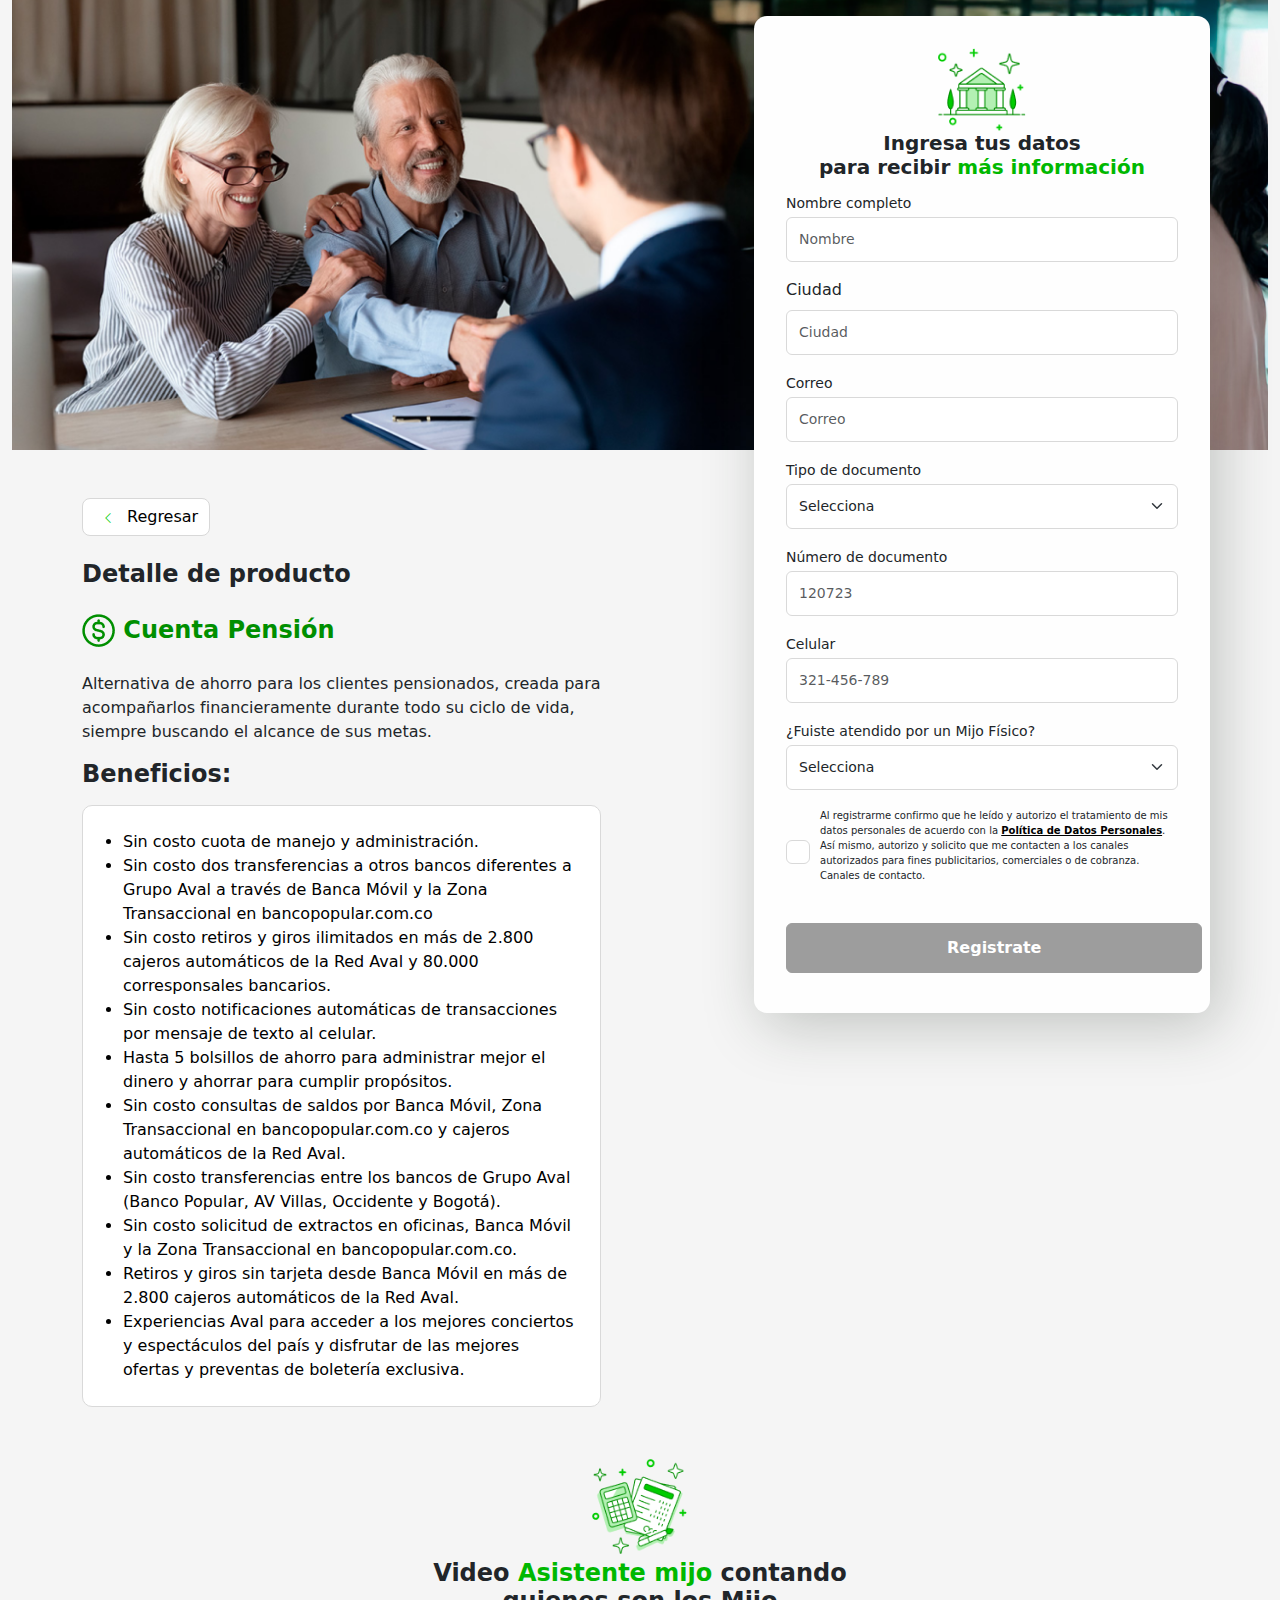
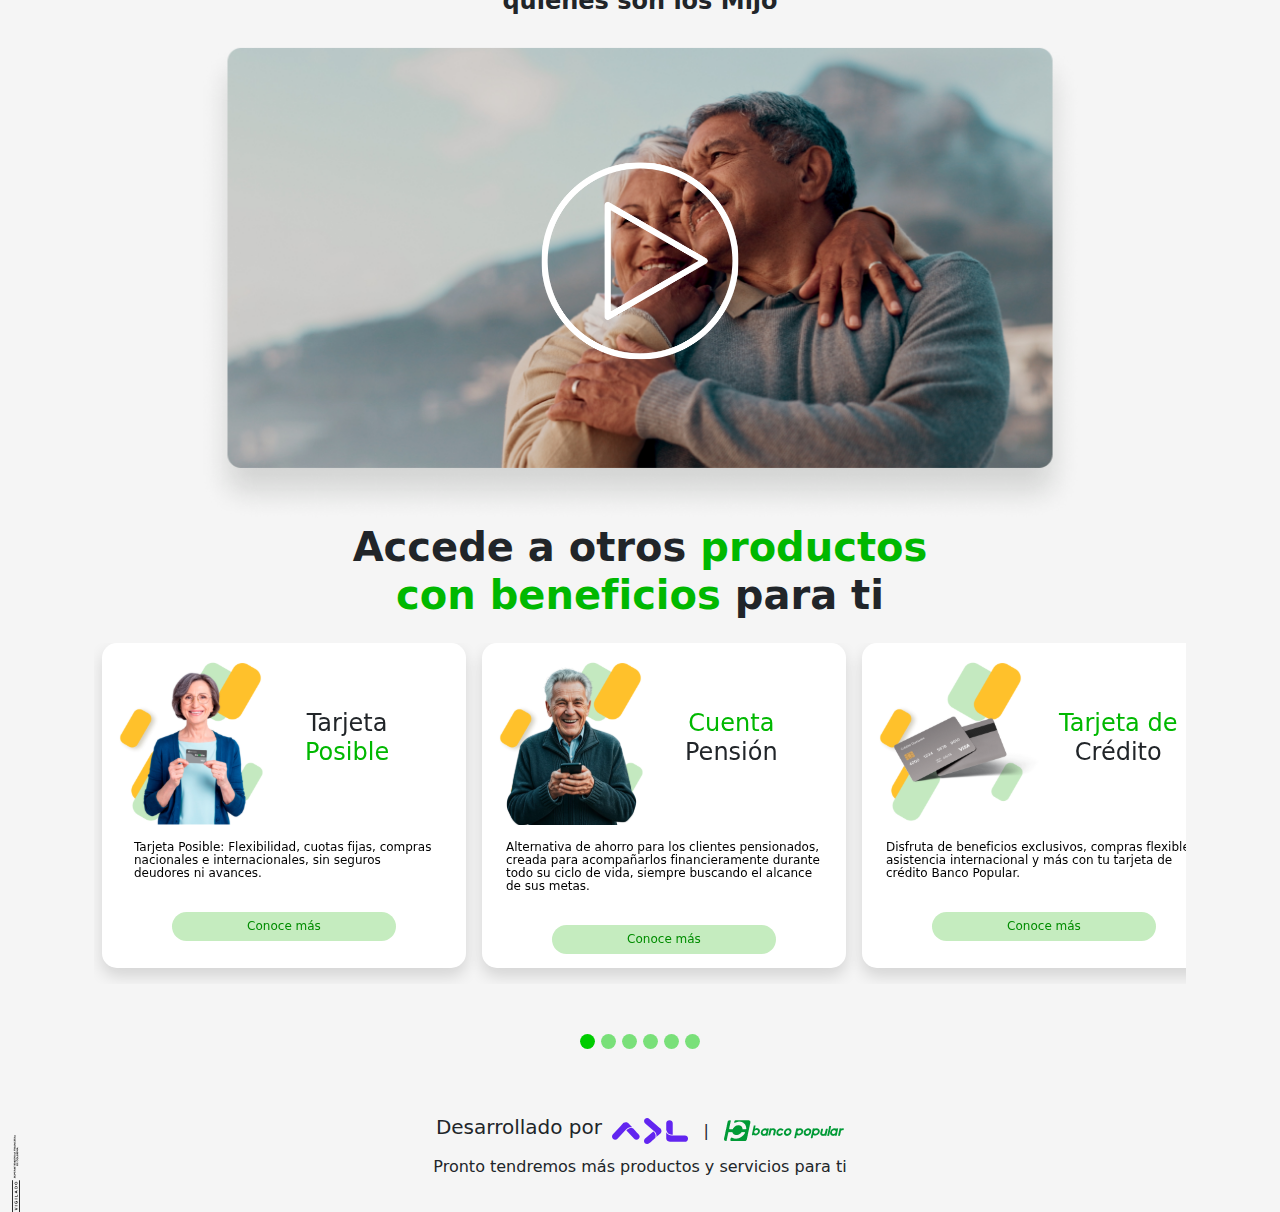
<file: club50mas/detalleProductoCuentaPension.html>
<!doctype html>
<html lang="es">
  <head>
    <meta charset="utf-8">
    <meta name="viewport" content="width=device-width, initial-scale=1">
    <title>Cuenta Pensión</title>
    <link href="https://cdn.jsdelivr.net/npm/bootstrap@5.3.3/dist/css/bootstrap.min.css" rel="stylesheet" integrity="sha384-QWTKZyjpPEjISv5WaRU9OFeRpok6YctnYmDr5pNlyT2bRjXh0JMhjY6hW+ALEwIH" crossorigin="anonymous">
    <link rel="stylesheet" href="https://cdn.jsdelivr.net/npm/bootstrap-icons@1.11.3/font/bootstrap-icons.min.css"> 
    <link rel="stylesheet" href="./assets/css/styles.css">
</head>
<body>
  <div class="container-fluid">
    <div class="mth-banner mth-banner-cuenta-pension">
        <div class="container">
            <div class="row justify-content-end">
                <!-- Formulario -->
                <div class="col-12 col-sm-12 col-md-12 col-lg-6 col-xl-6 mt-3 p-3 pb-4 mb-5 order-lg-2 order-1 order-sm-1 order-md-1  mth-form-int">
                    <form class="row g-4 p-3" id="formInternas">
                        <img src="assets/Bank.png" alt="" class="mth-img-bank mt-4 mx-auto d-block">
                        <h5 class="text-center mt-0 mth-txt-h5">Ingresa tus datos <br> para recibir <span class="mth-txt-color-h5">más información</span></h5>
                        <div class="col-12 mt-1">
                          <label for="inputNombre" class="form-label mth-lbl-nombre">Nombre completo</label>
                          <input type="text" class="form-control" id="nameInt" placeholder="Nombre" required>
                          <div id="nameIntError" class="error-message"></div>
                        </div>
                        <div class="col-12 mt-3">
                          <label for="inputCiudad" class="form-label mth-lbl-ciudad">Ciudad</label>
                          <input type="text" class="form-control" id="ciudadInt" placeholder="Ciudad" required>
                          <div id="ciudadIntError" class="error-message"></div>
                        </div>
                        <div class="col-12 mt-3">
                          <label for="inputCorreo" class="form-label mth-lbl-correo">Correo</label>
                          <input type="text" class="form-control" id="emailInt" placeholder="Correo" required>
                          <div id="emailIntError" class="error-message"></div>
                        </div>
                        <div class="col-12 mt-3">
                          <label for="inputTipoDocu" class="form-label mth-lbl-tipo-docu">Tipo de documento</label>
                          <select class="form-select" id="tipoDocuInt" required>
                            <option value="">Selecciona</option>
                            <option value="cc">Cédula ciudadanía</option>
                            <option value="ce">Cédula extranjería</option>
                          </select>
                          <div id="tipoDocuIntError" class="error-message"></div>
                        </div>
                        <div class="col-12 mt-3">
                          <label for="inputDocumento" class="form-label mth-lbl-documento">Número de documento</label>
                          <input type="text" class="form-control" id="documentoInt" placeholder="120723" required>
                          <div id="documentoIntError" class="error-message"></div>
                        </div>
                        <div class="col-12 mt-3">
                          <label for="inputCelular" class="form-label mth-lbl-celular">Celular</label>
                          <input type="text" class="form-control" id="phoneInt" placeholder="321-456-789" required>
                          <div id="phoneIntError" class="error-message"></div>
                        </div>
                        
                        <div class="col-12 mt-3">
                          <label for="inputAtencion" class="form-label mth-lbl-atencion">¿Fuiste atendido por un Mijo Físico?</label>
                          <select class="form-select" id="atentionInt" required>
                            <option value="">Selecciona</option>
                            <option value="si">Si</option>
                            <option value="no">No</option>
                          </select>
                          <div id="atentionIntError" class="error-message"></div>
                        </div>
                        <div class="mth-content-form-internas col-12 d-flex mt-3 justify-content-center">
                          <div class="d-flex justify-content-center align-items-center">
                            <input id="authorizeInt" class="mth-check-form-int" type="checkbox" required>
                          </div>
                          <p class="me-0 ms-0">Al registrarme confirmo que he leído y autorizo el tratamiento de mis datos
                            personales
                            de acuerdo con la <a href="" target="_blank">Política de Datos Personales</a>.
                            Así mismo, autorizo y solicito que me contacten a los canales autorizados para fines publicitarios,
                            comerciales o de cobranza. Canales de contacto.</p>
                        </div>
                        <div id="authorizeIntError" class="error-message w-50 text-center"></div>
                        <div class="col-12 col-sm-12 col-md-12 col-lg-6 col-xl-6">
                          <button type="submit" class="mth-btn-registro" id="MthBtnSummit">Registrate</button>
                        </div>
                    </form>
                </div>
            </div>
        </div>  
    </div>

    <div class="mth-content-one-detalle-producto">
        <div class="container">
            <div class="row justify-content-start">
                <div class="col-12 col-sm-12 col-md-12 col-lg-6 col-xl-6 mt-5 order-lg-1 order-2 order-sm-2 order-md-2 text-center text-lg-start ">
                    <button onclick="Home()" type="button" class="mth-btn-regresar">
                        <i class="bi bi-chevron-left mth-chevron-left mx-2"></i> Regresar
                    </button>
                    <h4 class="mt-4 mb-4 fw-bold">Detalle de producto</h4>
                    <h4 class="mb-4 mth-text-h4-color">
                      <img src="./assets/icono-cuenta-pension.png" alt="">
                        Cuenta Pensión
                    </h4>
                    <p>Alternativa de ahorro para los clientes pensionados, creada para acompañarlos financieramente durante todo su ciclo de vida, siempre buscando el alcance de sus metas.</p>
                    <h4>
                        <b>Beneficios:</b>
                    </h4>
                    <div class="col-12 mt-3">
                      <div class="mth-button-dropdown p-4">
                          <div class="ms-3">
                              <li>Sin costo cuota de manejo y administración.</li>
                              <li>Sin  costo  dos  transferencias a otros bancos diferentes  ​a Grupo Aval a través de Banca Móvil y la Zona Transaccional en bancopopular.com.co</li>
                              <li>Sin costo retiros y giros ilimitados en más de​ 2.800 cajeros automáticos de la Red Aval y​ 80.000 corresponsales bancarios.</li>
                              <li>Sin costo notificaciones automáticas de  transacciones por mensaje de texto al celular.</li>
                              <li>Hasta 5 bolsillos de  ahorro para  administrar mejor  el dinero y ahorrar para cumplir propósitos.</li>
                              <li>Sin costo  consultas de saldos por  Banca Móvil, Zona  Transaccional en bancopopular.com.co y cajeros  ​automáticos de la Red Aval.</li>
                              <li>Sin costo  transferencias entre  los bancos de Grupo Aval  (Banco Popular, AV Villas, Occidente y Bogotá).</li>
                              <li>Sin costo solicitud de extractos en oficinas, Banca Móvil  y la Zona Transaccional en  bancopopular.com.co.</li>
                              <li>Retiros y giros sin tarjeta desde Banca Móvil en más de 2.800 cajeros automáticos de la Red Aval.</li>
                              <li>Experiencias Aval para acceder a los mejores  conciertos y espectáculos del país y disfrutar de las  mejores ofertas y preventas 	de boletería exclusiva.</li>
                          </div>
                      </div>
                    </div>
                </div>
            </div>
        </div>
    </div>

    <div class="mth-content-two-detalle-producto">
        <div class="container">
            <div class="row justify-content-center">
                <img src="./assets/Organizer.png" class="mth-img-organizer mt-5" alt="">
                <h4 class="text-center"><b>Video <span class="mth-txt-color-h5">Asistente mijo</span> contando <br> quienes son los Mijo</b></h4>
                <img src="./assets/bannervideomijo.svg" class="mth-img-player-mijo mt-3" alt="" srcset="">        
            </div>
        </div>
    </div>

    <div class="mth-content-three-detalle-producto">
        <div class="container">
            <div class="row justify-content-center">
                <h1 class="text-center fw-semibold">Accede a otros <span class="mth-txt-color-h4">productos <br> con beneficios</span> para ti</h1>
            </div>
            <!-- INICIO SLIDER -->
            <div class="container text-center my-3">
              <!-- <div class="row mx-auto my-auto justify-content-center"> -->
                  <div id="recipeCarousel" class="carousel slide" data-bs-ride="carousel">
                      <div class="carousel-inner mth-inner mb-4" role="listbox">
                          <div class="carousel-item mth-carousel-item active">
                            <div class="col-4 col-sm-6 col-md-6 col-lg-4 col-xl-4 mx-2 mb-3 mth-col-slider-responsive">
                              <div class="card text-center">
                                <div class="card-body d-flex flex-column">
                                  <!-- Encabezado con imagen y título -->
                                  <div class="d-flex align-items-center mb-3">
                                      <img src="assets/tarjeta-posible.svg" alt="Crédito Libranza" class="card-img-custom me-3">
                                      <h4 class="card-title mx-4">Tarjeta <br><span class="mth-txt-color-h4">Posible</span></h4>
                                  </div>
                                  <!-- Texto y botón -->
                                  <p class="card-text px-3 pb-2">Tarjeta Posible: Flexibilidad, cuotas fijas, compras nacionales e internacionales, 
                                    sin seguros deudores ni avances.
                                  </p>
                                  <a href="/detalleProductoTarjetaPosible.html" class="btn btn-success mth-btn-carousel mt-2 mx-auto">Conoce más</a>
                                </div>
                              </div>
                            </div>
                          </div>
                          <div class="carousel-item">
                            <div class="col-4 col-sm-6 col-md-6 col-lg-4 col-xl-4 mx-2 mb-3 mth-col-slider-responsive">
                              <div class="card text-center">
                                <div class="card-body d-flex flex-column">
                                    <!-- Encabezado con imagen y título -->
                                    <div class="d-flex align-items-center mb-3">
                                        <img src="assets/cuenta_pension.svg" alt="Cuenta Pensión" class="card-img-custom me-3">
                                        <h4 class="card-title mx-4"><span class="mth-txt-color-h4">Cuenta</span><br>Pensión</h4>
                                    </div>
                                    <!-- Texto y botón -->
                                    <p class="card-text px-2">Alternativa de ahorro para los clientes pensionados, creada para acompañarlos 
                                      financieramente durante todo su ciclo de vida, siempre buscando el alcance de sus metas.
                                    </p>
                                    <a href="/detalleProductoCuentaPension.html" class="btn btn-success mth-btn-carousel mt-3 mx-auto">Conoce más</a>
                                </div>
                              </div>
                            </div>
                          </div>
                          <div class="carousel-item">
                            <div class="col-4 col-sm-6 col-md-6 col-lg-4 col-xl-4 mx-2 mb-3 mth-col-slider-responsive" data-card="tarjeta-credito">
                              <div class="card text-center">
                                  <div class="card-body d-flex flex-column">
                                      <!-- Encabezado con imagen y título -->
                                      <div class="d-flex align-items-center mb-3">
                                          <img src="assets/tarjeta_credito.svg" alt="Tarjeta de Crédito" class="card-img-custom me-3">
                                          <h4 class="card-title mx-1"><span class="mth-txt-color-h4">Tarjeta de</span><br> Crédito</h4>
                                      </div>
                                      <!-- Texto y botón -->
                                      <p class="card-text px-2">Disfruta de beneficios exclusivos, compras flexibles, 
                                        asistencia internacional y más con tu tarjeta de crédito Banco Popular.
                                      </p>
                                      <a href="/detalleProductoTarjetaCredito.html" class="btn btn-success mth-btn-carousel mt-3 mx-auto">Conoce más</a>
                                  </div>
                              </div>
                            </div>
                          </div>
                          <div class="carousel-item">
                              <div class="col-12 col-sm-12 col-md-12 col-lg-4 col-xl-4 mx-2">
                                <div class="mth-card-two mb-3 mth-col-slider-responsive-two">
                                  <div class="row g-0 align-items-center">
                                    <div class="col-md-6">
                                      <div class="card-body">
                                        <h5 class="card-title"><strong>¿Para qué el</strong><br><span>AHORRO</span>
                                          <strong>PARA</strong><br><strong>EL</strong> <span>RETIRO</span>?
                                        </h5>
                                        <p class="card-text">Los propósitos del
                                          ahorro para el retiro
                                          son garantizar ingresos
                                          en la jubilación, independencia financiera, seguridad y bienestar emocional.</p>
                                      </div>
                                    </div>
                                    <div class="col-md-6">
                                      <img src="./assets/Second-card1.png" class="img-fluid rounded-end" alt="...">
                                    </div>
                                  </div>
                                </div>
                              </div>
                          </div>
                          <div class="carousel-item">
                              <div class="col-4 col-sm-12 col-md-12 col-lg-4 col-xl-4 mx-auto">
                                <div class="mth-card-two mb-3 mth-col-slider-responsive-two">
                                  <div class="row g-0 align-items-center">
                                    <div class="col-md-6">
                                      <div class="card-body">
                                        <h5 class="card-title mb-2"><span>Hábito de pago</span></h5>
                                        <p class="card-text">Es la frecuencia
                                          con la que pagas
                                          tus obligaciones financieras a tiempo.<br>
                                          <strong>“El que paga lo que
                                            debe sabe lo que tiene”.</strong>
                                        </p>
                                      </div>
                                    </div>
                                    <div class="col-md-6">
                                      <img src="./assets/Second-card2.png" class="img-fluid rounded-end" alt="...">
                                    </div>
                                  </div>
                                </div>
                              </div>
                          </div>
                          <div class="carousel-item">
                              <div class="col-4 col-sm-12 col-md-12 col-lg-4 col-xl-4 mx-auto">
                                <div class="mth-card-two mb-3 mth-col-slider-responsive-two">
                                  <div class="row g-0 align-items-center">
                                    <div class="col-md-6">
                                      <div class="card-body">
                                        <h5 class="card-title mb-2"><strong>Ten cuidado con<br>los</strong> <span>gastos Hormiga</span></h5>
                                        <p class="card-text">¿Cuánto gasta en el<br>café, lotería, cigarrillos<br>o postres de todos los días?
                                        </p>
                                      </div>
                                    </div>
                                    <div class="col-md-6">
                                      <img src="./assets/Second-card3.png" class="img-fluid rounded-end" alt="...">
                                    </div>
                                  </div>
                                </div>
                              </div>
                          </div>
                      </div>

                      <div class="carousel-indicators justify-content-center pt-3 pb-2">
                      <button type="button" data-bs-target="#recipeCarousel" data-bs-slide-to="0" class="active" aria-current="true" aria-label="Slide 1"></button>
                      <button type="button" data-bs-target="#recipeCarousel" data-bs-slide-to="1" aria-label="Slide 2"></button>
                      <button type="button" data-bs-target="#recipeCarousel" data-bs-slide-to="2" aria-label="Slide 3"></button>
                      <button type="button" data-bs-target="#recipeCarousel" data-bs-slide-to="3" aria-label="Slide 4"></button>
                      <button type="button" data-bs-target="#recipeCarousel" data-bs-slide-to="4" aria-label="Slide 5"></button>
                      <button type="button" data-bs-target="#recipeCarousel" data-bs-slide-to="5" aria-label="Slide 6"></button>
                    </div>
                  </div>
              <!-- </div> -->
            </div>                
            <!-- FIN SLIDER -->
        </div>
    </div>

    <footer>
        <div class="mt-5 text-center">
            <div class="mth-vigilado">
                <img src="./assets/VIGILADO.png" alt="vigilado">
            </div>
            <div class="justify-content-center align-items-center d-flex mt-4">
                <h5>Desarrollado por </h5>&nbsp;&nbsp;
            <img src="./assets/adl.svg" alt="ADL Digital Labs">
            &nbsp;&nbsp; | &nbsp;&nbsp;
            <img src="./assets/Logo.png" alt="ADL Digital Labs">
            </div>
            <p class="mt-2 mb-4">Pronto tendremos más productos y servicios para ti</p>
            </div>
    </footer>
  </div>
    <script src="https://cdn.jsdelivr.net/npm/@popperjs/core@2.11.8/dist/umd/popper.min.js" integrity="sha384-I7E8VVD/ismYTF4hNIPjVp/Zjvgyol6VFvRkX/vR+Vc4jQkC+hVqc2pM8ODewa9r" crossorigin="anonymous"></script>
    <script src="https://cdn.jsdelivr.net/npm/bootstrap@5.3.3/dist/js/bootstrap.min.js" integrity="sha384-0pUGZvbkm6XF6gxjEnlmuGrJXVbNuzT9qBBavbLwCsOGabYfZo0T0to5eqruptLy" crossorigin="anonymous"></script>
    <script src="assets/js/logic.js"></script>
    <script src="assets/js/validation.js"></script>
</body>
</html>
</file>
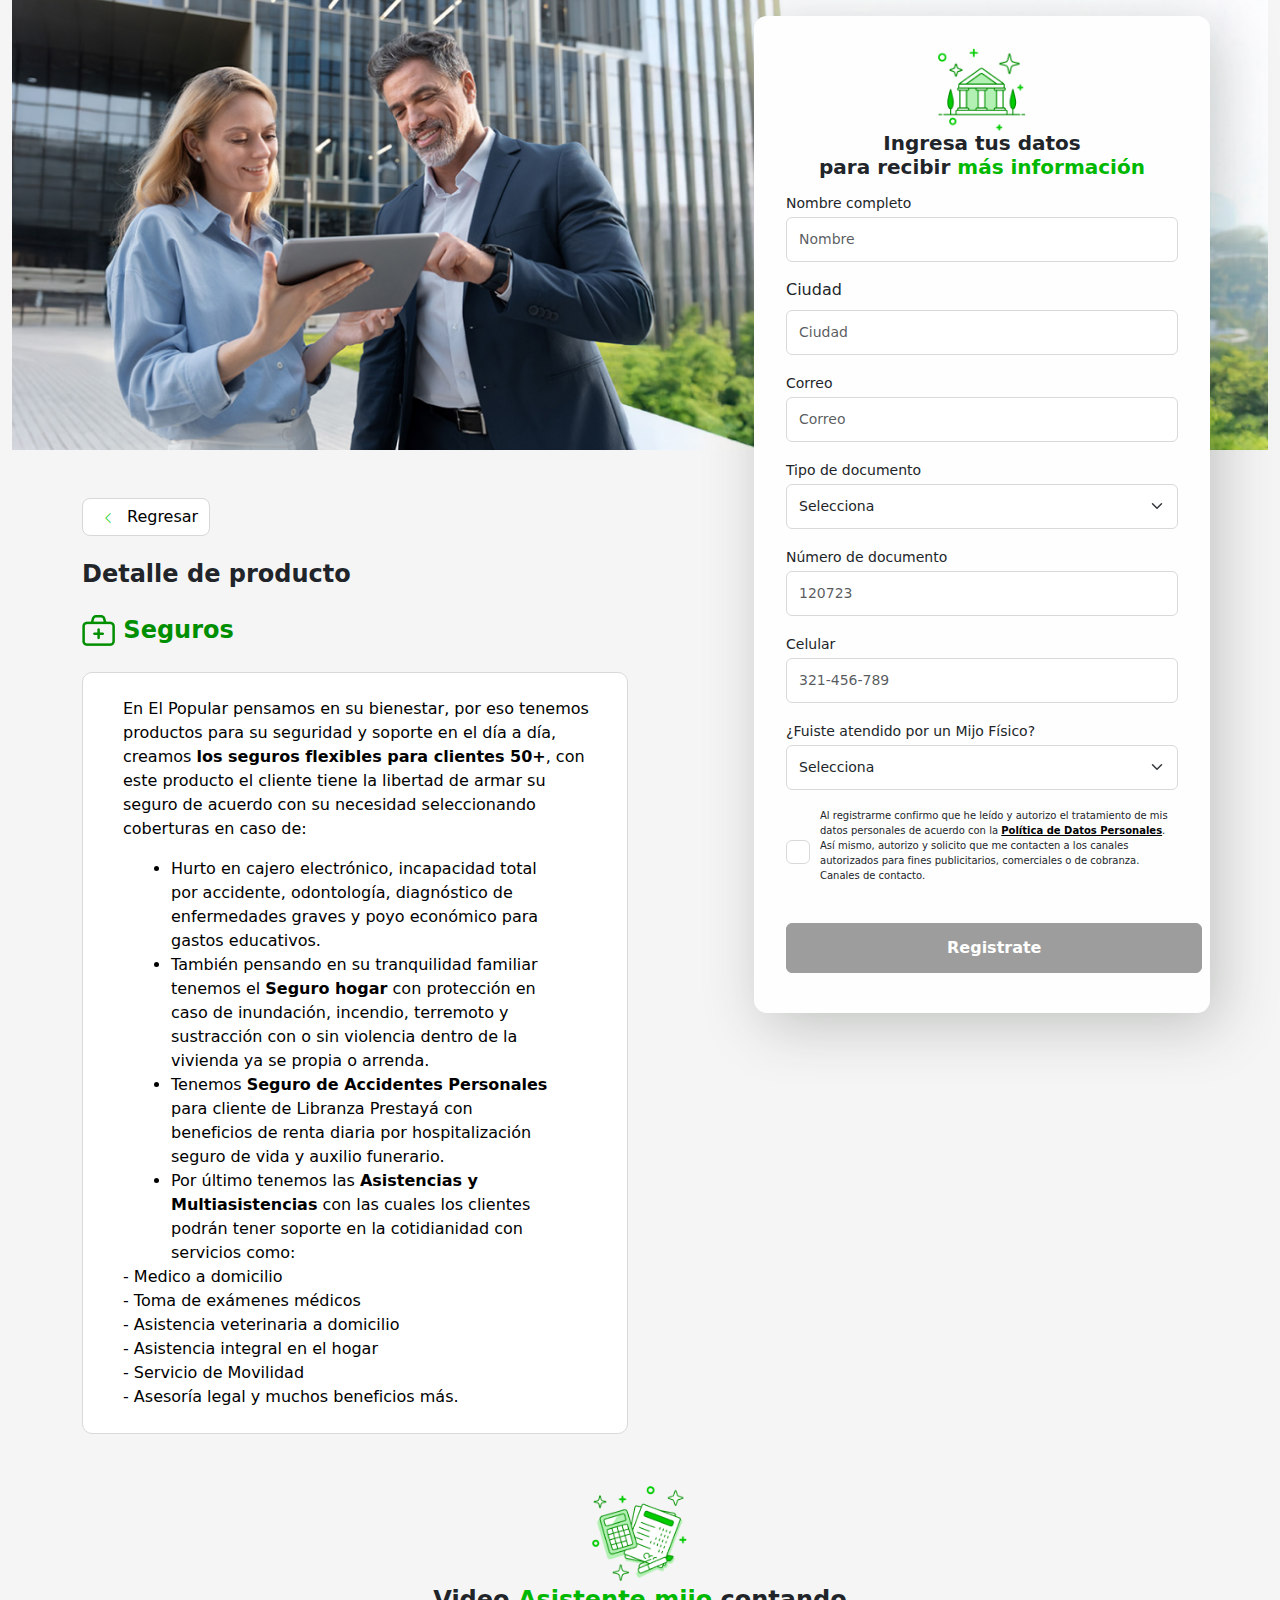
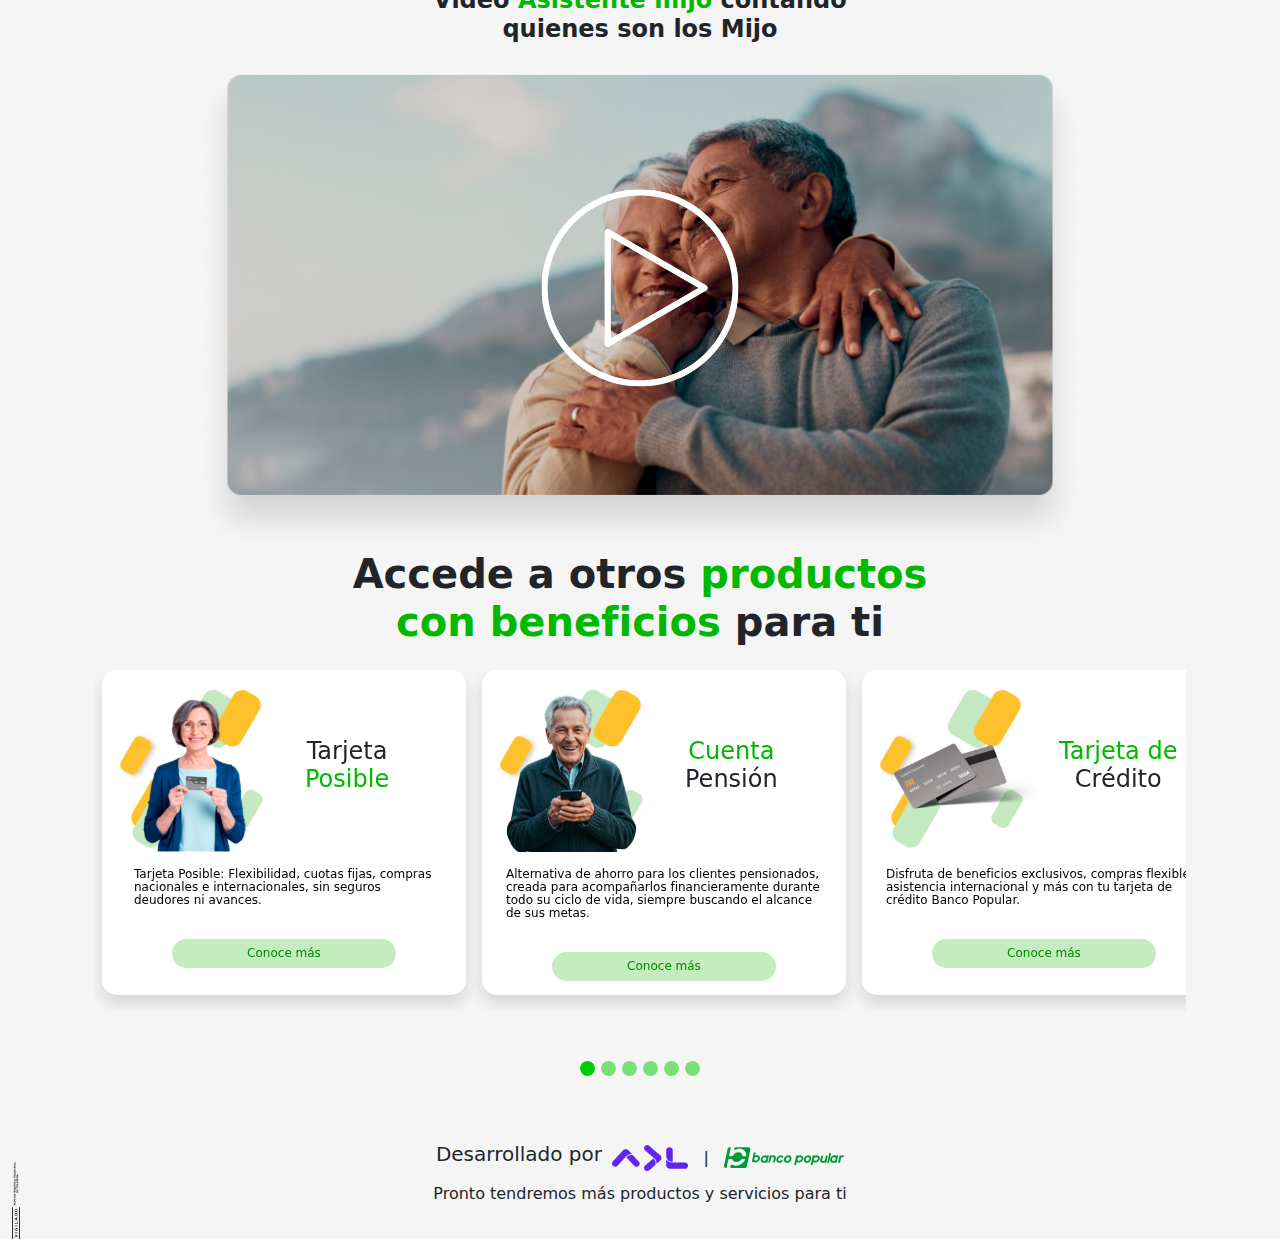
<file: club50mas/detalleProductoSeguros.html>
<!doctype html>
<html lang="es">
  <head>
    <meta charset="utf-8">
    <meta name="viewport" content="width=device-width, initial-scale=1">
    <title>Seguros Asistencias</title>
    <link href="https://cdn.jsdelivr.net/npm/bootstrap@5.3.3/dist/css/bootstrap.min.css" rel="stylesheet" integrity="sha384-QWTKZyjpPEjISv5WaRU9OFeRpok6YctnYmDr5pNlyT2bRjXh0JMhjY6hW+ALEwIH" crossorigin="anonymous">
    <link rel="stylesheet" href="https://cdn.jsdelivr.net/npm/bootstrap-icons@1.11.3/font/bootstrap-icons.min.css"> 
    <link rel="stylesheet" href="./assets/css/styles.css">
</head>
<body>
  <div class="container-fluid">
    <div class="mth-banner mth-banner-seguros">
        <div class="container">
            <div class="row justify-content-end">
                <!-- Formulario -->
                <div class="col-12 col-sm-12 col-md-12 col-lg-6 col-xl-6 mt-3 p-3 pb-4 mb-5 order-lg-2 order-1 order-sm-1 order-md-1  mth-form-int">
                    <form class="row g-4 p-3" id="formInternas">
                        <img src="assets/Bank.png" alt="" class="mth-img-bank mt-4 mx-auto d-block">
                        <h5 class="text-center mt-0 mth-txt-h5">Ingresa tus datos <br> para recibir <span class="mth-txt-color-h5">más información</span></h5>
                        <div class="col-12 mt-1">
                          <label for="inputNombre" class="form-label mth-lbl-nombre">Nombre completo</label>
                          <input type="text" class="form-control" id="nameInt" placeholder="Nombre" required>
                          <div id="nameIntError" class="error-message"></div>
                        </div>
                        <div class="col-12 mt-3">
                          <label for="inputCiudad" class="form-label mth-lbl-ciudad">Ciudad</label>
                          <input type="text" class="form-control" id="ciudadInt" placeholder="Ciudad" required>
                          <div id="ciudadIntError" class="error-message"></div>
                        </div>
                        <div class="col-12 mt-3">
                          <label for="inputCorreo" class="form-label mth-lbl-correo">Correo</label>
                          <input type="text" class="form-control" id="emailInt" placeholder="Correo" required>
                          <div id="emailIntError" class="error-message"></div>
                        </div>
                        <div class="col-12 mt-3">
                          <label for="inputTipoDocu" class="form-label mth-lbl-tipo-docu">Tipo de documento</label>
                          <select class="form-select" id="tipoDocuInt" required>
                            <option value="">Selecciona</option>
                            <option value="cc">Cédula ciudadanía</option>
                            <option value="ce">Cédula extranjería</option>
                          </select>
                          <div id="tipoDocuIntError" class="error-message"></div>
                        </div>
                        <div class="col-12 mt-3">
                          <label for="inputDocumento" class="form-label mth-lbl-documento">Número de documento</label>
                          <input type="text" class="form-control" id="documentoInt" placeholder="120723" required>
                          <div id="documentoIntError" class="error-message"></div>
                        </div>
                        <div class="col-12 mt-3">
                          <label for="inputCelular" class="form-label mth-lbl-celular">Celular</label>
                          <input type="text" class="form-control" id="phoneInt" placeholder="321-456-789" required>
                          <div id="phoneIntError" class="error-message"></div>
                        </div>
                        
                        <div class="col-12 mt-3">
                          <label for="inputAtencion" class="form-label mth-lbl-atencion">¿Fuiste atendido por un Mijo Físico?</label>
                          <select class="form-select" id="atentionInt" required>
                            <option value="">Selecciona</option>
                            <option value="si">Si</option>
                            <option value="no">No</option>
                          </select>
                          <div id="atentionIntError" class="error-message"></div>
                        </div>
                        <div class="mth-content-form-internas col-12 d-flex mt-3 justify-content-center">
                          <div class="d-flex justify-content-center align-items-center">
                            <input id="authorizeInt" class="mth-check-form-int" type="checkbox" required>
                          </div>
                          <p class="me-0 ms-0">Al registrarme confirmo que he leído y autorizo el tratamiento de mis datos
                            personales
                            de acuerdo con la <a href="" target="_blank">Política de Datos Personales</a>.
                            Así mismo, autorizo y solicito que me contacten a los canales autorizados para fines publicitarios,
                            comerciales o de cobranza. Canales de contacto.</p>
                        </div>
                        <div id="authorizeIntError" class="error-message w-50 text-center"></div>
                        <div class="col-12 col-sm-12 col-md-12 col-lg-6 col-xl-6">
                          <button type="submit" class="mth-btn-registro" id="MthBtnSummit">Registrate</button>
                        </div>
                    </form>
                </div>
            </div>
        </div>  
    </div>

    <div class="mth-content-one-detalle-producto">
        <div class="container">
            <div class="row justify-content-start">
                <div class="col-12 col-sm-12 col-md-12 col-lg-6 col-xl-6 mt-5 order-lg-1 order-2 order-sm-2 order-md-2 text-center text-lg-start ">
                    <button onclick="Home()" type="button" class="mth-btn-regresar">
                        <i class="bi bi-chevron-left mth-chevron-left mx-2"></i> Regresar
                    </button>
                    <h4 class="mt-4 mb-4 fw-bold">Detalle de producto</h4>
                    <h4 class="mb-4 mth-text-h4-color">
                      <img src="./assets/icono-seguros.png" alt="">
                        Seguros
                    </h4>
                    <div class="col-12 mt-3">
                      <div class="mth-button-dropdown mth-button-dropdown-seguros p-4">
                          <div class="ms-3">
                              <p>En El Popular pensamos en su bienestar, por eso tenemos productos para su seguridad y soporte en el día a día, creamos <b>los seguros flexibles 
                              para clientes 50+</b>, con este producto el cliente tiene la libertad de armar su seguro de acuerdo con su necesidad seleccionando coberturas en caso de:​</p>
                              <div class="mx-5">
                                  <li>Hurto en cajero electrónico, incapacidad total por accidente, odontología, diagnóstico de enfermedades graves y poyo económico para gastos educativos.​</li>
                                  <li>También pensando en su tranquilidad familiar tenemos el <b>Seguro hogar</b> con protección en caso de inundación, incendio, terremoto y sustracción con o sin violencia dentro de la vivienda ya se propia o arrenda.​</li>
                                  <li>Tenemos <b>Seguro de Accidentes Personales</b> para cliente de Libranza Prestayá con beneficios de renta diaria por hospitalización seguro de vida y auxilio funerario. ​</li>
                                  <li>Por último tenemos las <b>Asistencias y Multiasistencias</b> con las cuales los clientes podrán tener soporte en la cotidianidad con servicios como:​</li>
                              </div>
                              
                              <li class="mth-li-guion">Medico a domicilio​</li>
                              <li class="mth-li-guion">Toma de exámenes médicos​</li>
                              <li class="mth-li-guion">Asistencia veterinaria a domicilio​</li>
                              <li class="mth-li-guion">Asistencia integral en el hogar​</li>
                              <li class="mth-li-guion">Servicio de Movilidad​</li>
                              <li class="mth-li-guion">Asesoría legal y muchos beneficios más.</li>
                          </div>
                      </div>
                  </div>
                </div>
            </div>
        </div>
    </div>

    <div class="mth-content-two-detalle-producto">
        <div class="container">
            <div class="row justify-content-center">
                <img src="./assets/Organizer.png" class="mth-img-organizer mt-5" alt="">
                <h4 class="text-center"><b>Video <span class="mth-txt-color-h5">Asistente mijo</span> contando <br> quienes son los Mijo</b></h4>
                <img src="./assets/bannervideomijo.svg" class="mth-img-player-mijo mt-3" alt="" srcset="">        
            </div>
        </div>
    </div>

    <div class="mth-content-three-detalle-producto">
        <div class="container">
            <div class="row justify-content-center">
                <h1 class="text-center fw-semibold">Accede a otros <span class="mth-txt-color-h4">productos <br> con beneficios</span> para ti</h1>
            </div>
            <!-- INICIO SLIDER -->
            <div class="container text-center my-3">
              <!-- <div class="row mx-auto my-auto justify-content-center"> -->
                  <div id="recipeCarousel" class="carousel slide" data-bs-ride="carousel">
                      <div class="carousel-inner mth-inner mb-4" role="listbox">
                          <div class="carousel-item mth-carousel-item active">
                            <div class="col-4 col-sm-6 col-md-6 col-lg-4 col-xl-4 mx-2 mb-3 mth-col-slider-responsive">
                              <div class="card text-center">
                                <div class="card-body d-flex flex-column">
                                  <!-- Encabezado con imagen y título -->
                                  <div class="d-flex align-items-center mb-3">
                                      <img src="assets/tarjeta-posible.svg" alt="Crédito Libranza" class="card-img-custom me-3">
                                      <h4 class="card-title mx-4">Tarjeta <br><span class="mth-txt-color-h4">Posible</span></h4>
                                  </div>
                                  <!-- Texto y botón -->
                                  <p class="card-text px-3 pb-2">Tarjeta Posible: Flexibilidad, cuotas fijas, compras nacionales e internacionales, 
                                    sin seguros deudores ni avances.
                                  </p>
                                  <a href="/detalleProductoTarjetaPosible.html" class="btn btn-success mth-btn-carousel mt-2 mx-auto">Conoce más</a>
                                </div>
                              </div>
                            </div>
                          </div>
                          <div class="carousel-item">
                            <div class="col-4 col-sm-6 col-md-6 col-lg-4 col-xl-4 mx-2 mb-3 mth-col-slider-responsive">
                              <div class="card text-center">
                                <div class="card-body d-flex flex-column">
                                    <!-- Encabezado con imagen y título -->
                                    <div class="d-flex align-items-center mb-3">
                                        <img src="assets/cuenta_pension.svg" alt="Cuenta Pensión" class="card-img-custom me-3">
                                        <h4 class="card-title mx-4"><span class="mth-txt-color-h4">Cuenta</span><br>Pensión</h4>
                                    </div>
                                    <!-- Texto y botón -->
                                    <p class="card-text px-2">Alternativa de ahorro para los clientes pensionados, creada para acompañarlos 
                                      financieramente durante todo su ciclo de vida, siempre buscando el alcance de sus metas.
                                    </p>
                                    <a href="/detalleProductoCuentaPension.html" class="btn btn-success mth-btn-carousel mt-3 mx-auto">Conoce más</a>
                                </div>
                              </div>
                            </div>
                          </div>
                          <div class="carousel-item">
                            <div class="col-4 col-sm-6 col-md-6 col-lg-4 col-xl-4 mx-2 mb-3 mth-col-slider-responsive" data-card="tarjeta-credito">
                              <div class="card text-center">
                                  <div class="card-body d-flex flex-column">
                                      <!-- Encabezado con imagen y título -->
                                      <div class="d-flex align-items-center mb-3">
                                          <img src="assets/tarjeta_credito.svg" alt="Tarjeta de Crédito" class="card-img-custom me-3">
                                          <h4 class="card-title mx-1"><span class="mth-txt-color-h4">Tarjeta de</span><br> Crédito</h4>
                                      </div>
                                      <!-- Texto y botón -->
                                      <p class="card-text px-2">Disfruta de beneficios exclusivos, compras flexibles, 
                                        asistencia internacional y más con tu tarjeta de crédito Banco Popular.
                                      </p>
                                      <a href="/detalleProductoTarjetaCredito.html" class="btn btn-success mth-btn-carousel mt-3 mx-auto">Conoce más</a>
                                  </div>
                              </div>
                            </div>
                          </div>
                          <div class="carousel-item">
                              <div class="col-12 col-sm-12 col-md-12 col-lg-4 col-xl-4 mx-2">
                                <div class="mth-card-two mb-3 mth-col-slider-responsive-two">
                                  <div class="row g-0 align-items-center">
                                    <div class="col-md-6">
                                      <div class="card-body">
                                        <h5 class="card-title"><strong>¿Para qué el</strong><br><span>AHORRO</span>
                                          <strong>PARA</strong><br><strong>EL</strong> <span>RETIRO</span>?
                                        </h5>
                                        <p class="card-text">Los propósitos del
                                          ahorro para el retiro
                                          son garantizar ingresos
                                          en la jubilación, independencia financiera, seguridad y bienestar emocional.</p>
                                      </div>
                                    </div>
                                    <div class="col-md-6">
                                      <img src="./assets/Second-card1.png" class="img-fluid rounded-end" alt="...">
                                    </div>
                                  </div>
                                </div>
                              </div>
                          </div>
                          <div class="carousel-item">
                              <div class="col-4 col-sm-12 col-md-12 col-lg-4 col-xl-4 mx-auto">
                                <div class="mth-card-two mb-3 mth-col-slider-responsive-two">
                                  <div class="row g-0 align-items-center">
                                    <div class="col-md-6">
                                      <div class="card-body">
                                        <h5 class="card-title mb-2"><span>Hábito de pago</span></h5>
                                        <p class="card-text">Es la frecuencia
                                          con la que pagas
                                          tus obligaciones financieras a tiempo.<br>
                                          <strong>“El que paga lo que
                                            debe sabe lo que tiene”.</strong>
                                        </p>
                                      </div>
                                    </div>
                                    <div class="col-md-6">
                                      <img src="./assets/Second-card2.png" class="img-fluid rounded-end" alt="...">
                                    </div>
                                  </div>
                                </div>
                              </div>
                          </div>
                          <div class="carousel-item">
                              <div class="col-4 col-sm-12 col-md-12 col-lg-4 col-xl-4 mx-auto">
                                <div class="mth-card-two mb-3 mth-col-slider-responsive-two">
                                  <div class="row g-0 align-items-center">
                                    <div class="col-md-6">
                                      <div class="card-body">
                                        <h5 class="card-title mb-2"><strong>Ten cuidado con<br>los</strong> <span>gastos Hormiga</span></h5>
                                        <p class="card-text">¿Cuánto gasta en el<br>café, lotería, cigarrillos<br>o postres de todos los días?
                                        </p>
                                      </div>
                                    </div>
                                    <div class="col-md-6">
                                      <img src="./assets/Second-card3.png" class="img-fluid rounded-end" alt="...">
                                    </div>
                                  </div>
                                </div>
                              </div>
                          </div>
                      </div>

                      <div class="carousel-indicators justify-content-center pt-3 pb-2">
                      <button type="button" data-bs-target="#recipeCarousel" data-bs-slide-to="0" class="active" aria-current="true" aria-label="Slide 1"></button>
                      <button type="button" data-bs-target="#recipeCarousel" data-bs-slide-to="1" aria-label="Slide 2"></button>
                      <button type="button" data-bs-target="#recipeCarousel" data-bs-slide-to="2" aria-label="Slide 3"></button>
                      <button type="button" data-bs-target="#recipeCarousel" data-bs-slide-to="3" aria-label="Slide 4"></button>
                      <button type="button" data-bs-target="#recipeCarousel" data-bs-slide-to="4" aria-label="Slide 5"></button>
                      <button type="button" data-bs-target="#recipeCarousel" data-bs-slide-to="5" aria-label="Slide 6"></button>
                    </div>
                  </div>
              <!-- </div> -->
            </div>                
            <!-- FIN SLIDER -->
        </div>
    </div>

    <footer>
        <div class="mt-5 text-center">
            <div class="mth-vigilado">
                <img src="./assets/VIGILADO.png" alt="vigilado">
            </div>
            <div class="justify-content-center align-items-center d-flex mt-4">
                <h5>Desarrollado por </h5>&nbsp;&nbsp;
            <img src="./assets/adl.svg" alt="ADL Digital Labs">
            &nbsp;&nbsp; | &nbsp;&nbsp;
            <img src="./assets/Logo.png" alt="ADL Digital Labs">
            </div>
            <p class="mt-2 mb-4">Pronto tendremos más productos y servicios para ti</p>
            </div>
    </footer>
  </div>
    <script src="https://cdn.jsdelivr.net/npm/@popperjs/core@2.11.8/dist/umd/popper.min.js" integrity="sha384-I7E8VVD/ismYTF4hNIPjVp/Zjvgyol6VFvRkX/vR+Vc4jQkC+hVqc2pM8ODewa9r" crossorigin="anonymous"></script>
    <script src="https://cdn.jsdelivr.net/npm/bootstrap@5.3.3/dist/js/bootstrap.min.js" integrity="sha384-0pUGZvbkm6XF6gxjEnlmuGrJXVbNuzT9qBBavbLwCsOGabYfZo0T0to5eqruptLy" crossorigin="anonymous"></script>
    <script src="assets/js/logic.js"></script>
    <script src="assets/js/validation.js"></script>
</body>
</html>
</file>
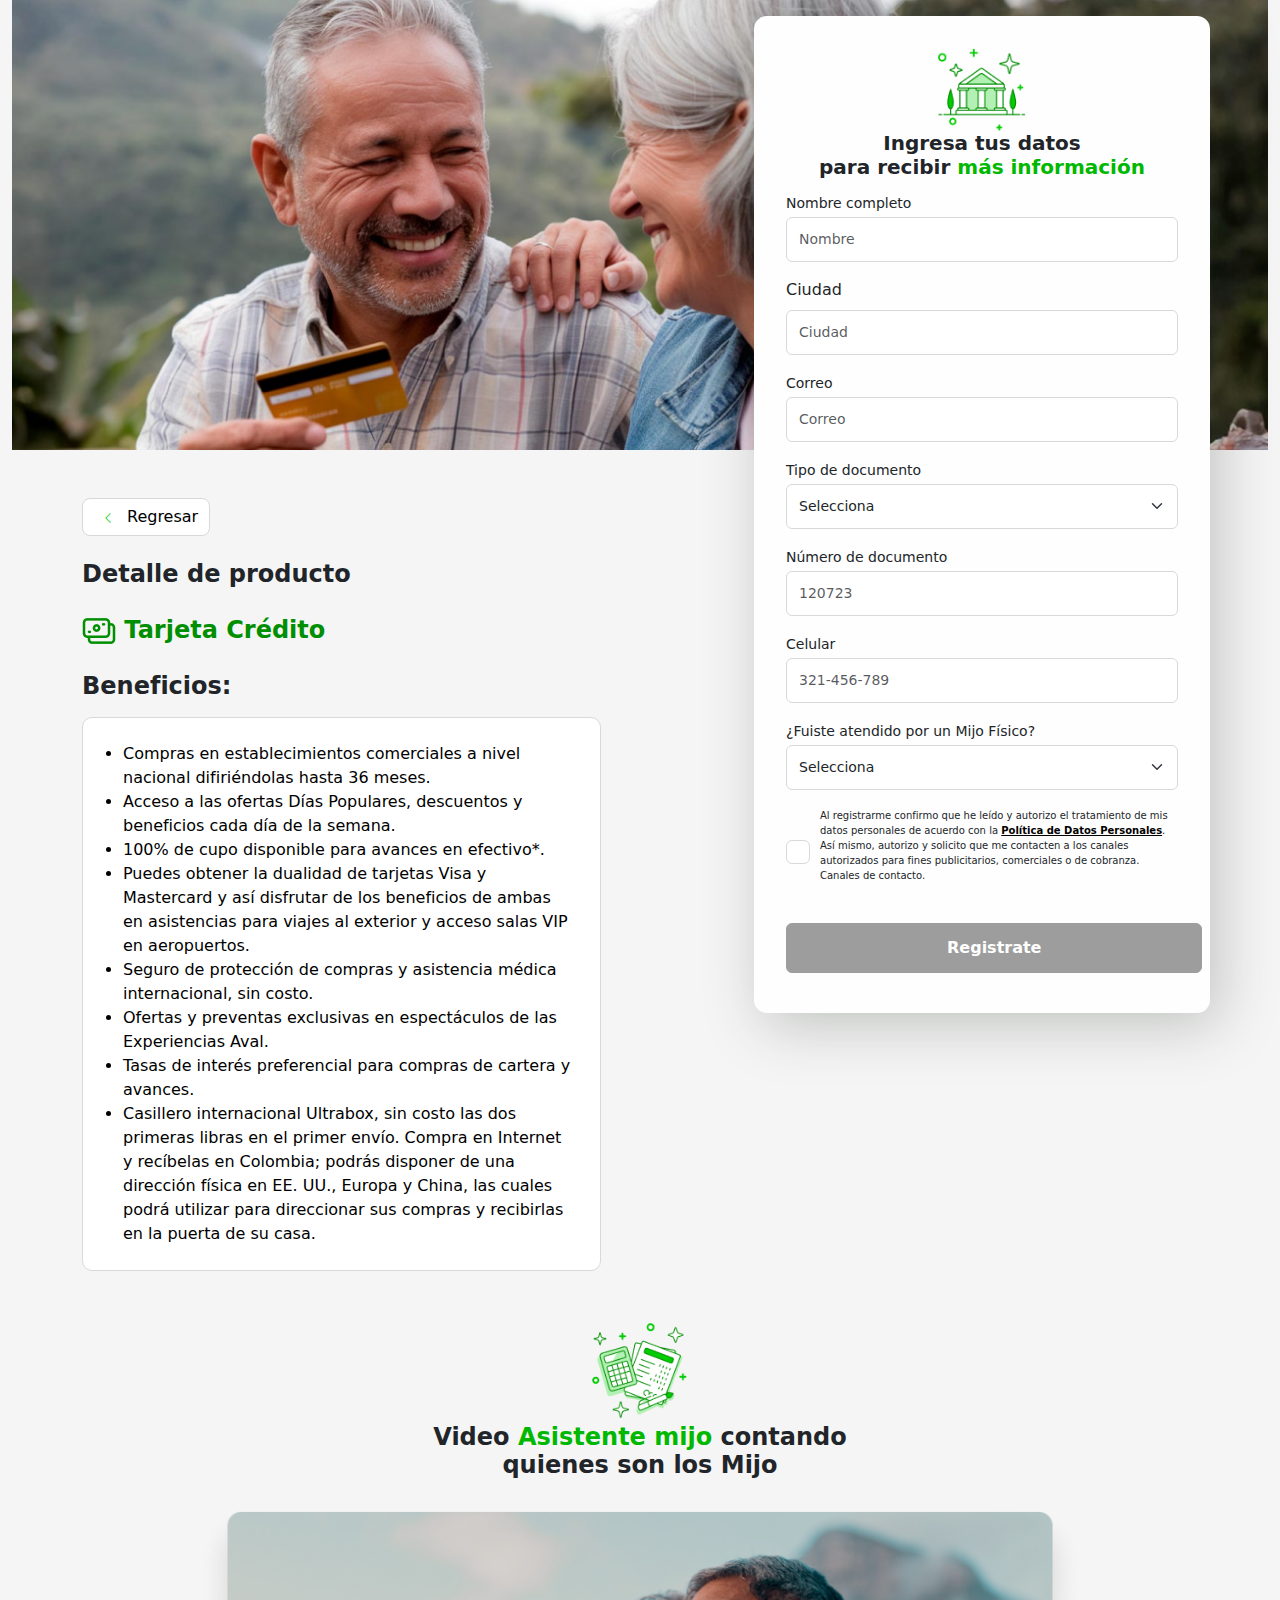
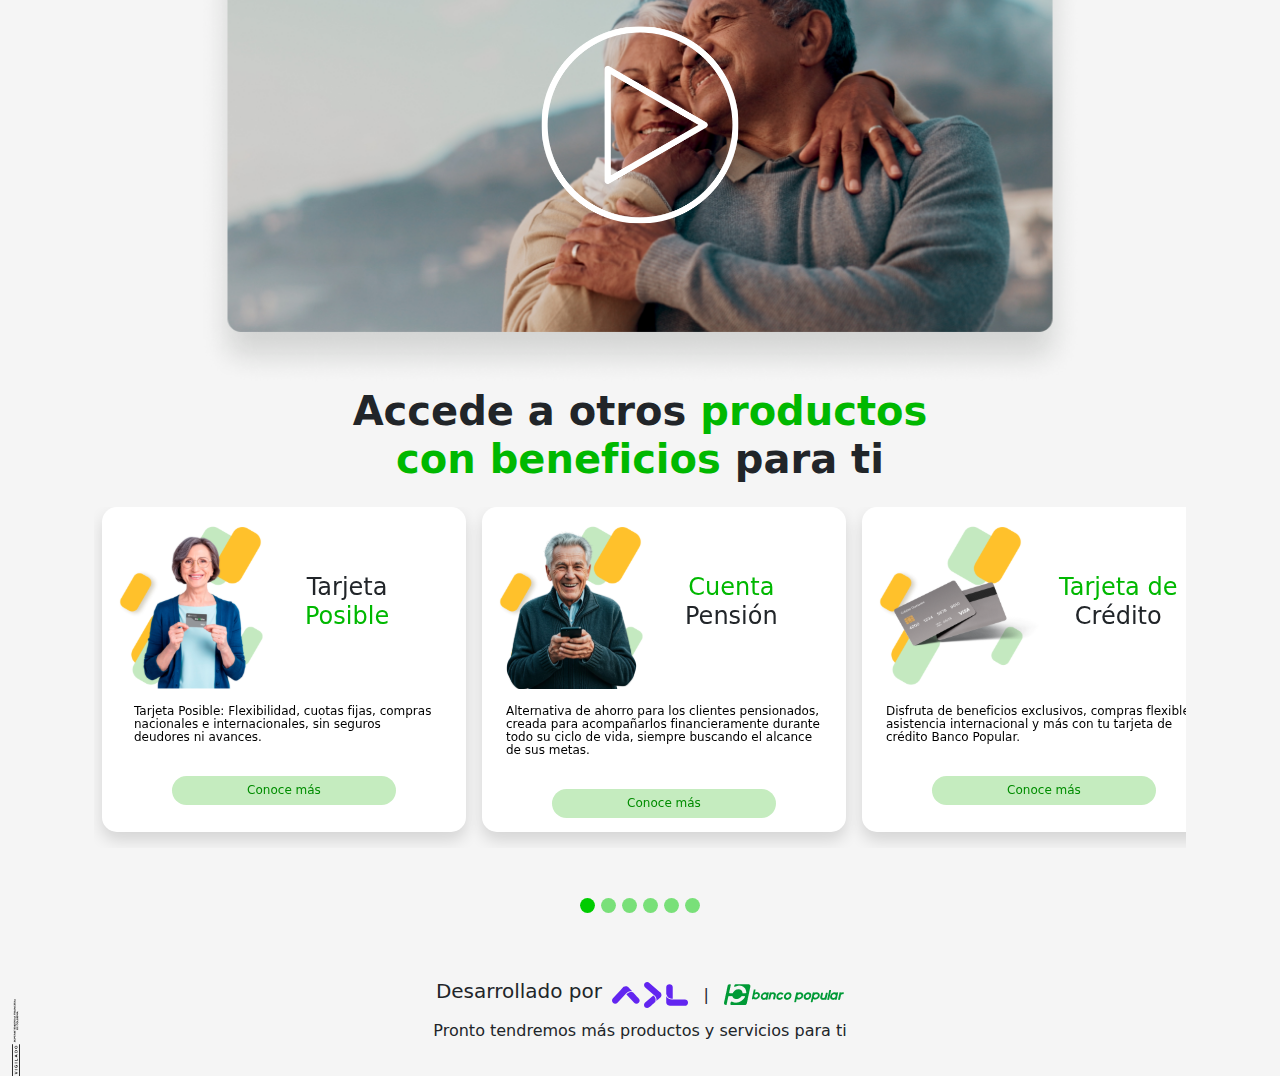
<file: club50mas/detalleProductoTarjetaCredito.html>
<!doctype html>
<html lang="es">
  <head>
    <meta charset="utf-8">
    <meta name="viewport" content="width=device-width, initial-scale=1">
    <title>Tarjeta de crédito</title>
    <link href="https://cdn.jsdelivr.net/npm/bootstrap@5.3.3/dist/css/bootstrap.min.css" rel="stylesheet" integrity="sha384-QWTKZyjpPEjISv5WaRU9OFeRpok6YctnYmDr5pNlyT2bRjXh0JMhjY6hW+ALEwIH" crossorigin="anonymous">
    <link rel="stylesheet" href="https://cdn.jsdelivr.net/npm/bootstrap-icons@1.11.3/font/bootstrap-icons.min.css"> 
    <link rel="stylesheet" href="./assets/css/styles.css">
</head>
<body>
  <div class="container-fluid">
    <div class="mth-banner mth-banner-tarjeta-credito">
        <div class="container">
            <div class="row justify-content-end">
                <!-- Formulario -->
                <div class="col-12 col-sm-12 col-md-12 col-lg-6 col-xl-6 mt-3 p-3 pb-4 mb-5 order-lg-2 order-1 order-sm-1 order-md-1  mth-form-int">
                    <form class="row g-4 p-3" id="formInternas">
                        <img src="assets/Bank.png" alt="" class="mth-img-bank mt-4 mx-auto d-block">
                        <h5 class="text-center mt-0 mth-txt-h5">Ingresa tus datos <br> para recibir <span class="mth-txt-color-h5">más información</span></h5>
                        <div class="col-12 mt-1">
                          <label for="inputNombre" class="form-label mth-lbl-nombre">Nombre completo</label>
                          <input type="text" class="form-control" id="nameInt" placeholder="Nombre" required>
                          <div id="nameIntError" class="error-message"></div>
                        </div>
                        <div class="col-12 mt-3">
                          <label for="inputCiudad" class="form-label mth-lbl-ciudad">Ciudad</label>
                          <input type="text" class="form-control" id="ciudadInt" placeholder="Ciudad" required>
                          <div id="ciudadIntError" class="error-message"></div>
                        </div>
                        <div class="col-12 mt-3">
                          <label for="inputCorreo" class="form-label mth-lbl-correo">Correo</label>
                          <input type="text" class="form-control" id="emailInt" placeholder="Correo" required>
                          <div id="emailIntError" class="error-message"></div>
                        </div>
                        <div class="col-12 mt-3">
                          <label for="inputTipoDocu" class="form-label mth-lbl-tipo-docu">Tipo de documento</label>
                          <select class="form-select" id="tipoDocuInt" required>
                            <option value="">Selecciona</option>
                            <option value="cc">Cédula ciudadanía</option>
                            <option value="ce">Cédula extranjería</option>
                          </select>
                          <div id="tipoDocuIntError" class="error-message"></div>
                        </div>
                        <div class="col-12 mt-3">
                          <label for="inputDocumento" class="form-label mth-lbl-documento">Número de documento</label>
                          <input type="text" class="form-control" id="documentoInt" placeholder="120723" required>
                          <div id="documentoIntError" class="error-message"></div>
                        </div>
                        <div class="col-12 mt-3">
                          <label for="inputCelular" class="form-label mth-lbl-celular">Celular</label>
                          <input type="text" class="form-control" id="phoneInt" placeholder="321-456-789" required>
                          <div id="phoneIntError" class="error-message"></div>
                        </div>
                        
                        <div class="col-12 mt-3">
                          <label for="inputAtencion" class="form-label mth-lbl-atencion">¿Fuiste atendido por un Mijo Físico?</label>
                          <select class="form-select" id="atentionInt" required>
                            <option value="">Selecciona</option>
                            <option value="si">Si</option>
                            <option value="no">No</option>
                          </select>
                          <div id="atentionIntError" class="error-message"></div>
                        </div>
                        <div class="mth-content-form-internas col-12 d-flex mt-3 justify-content-center">
                          <div class="d-flex justify-content-center align-items-center">
                            <input id="authorizeInt" class="mth-check-form-int" type="checkbox" required>
                          </div>
                          <p class="me-0 ms-0">Al registrarme confirmo que he leído y autorizo el tratamiento de mis datos
                            personales
                            de acuerdo con la <a href="" target="_blank">Política de Datos Personales</a>.
                            Así mismo, autorizo y solicito que me contacten a los canales autorizados para fines publicitarios,
                            comerciales o de cobranza. Canales de contacto.</p>
                        </div>
                        <div id="authorizeIntError" class="error-message w-50 text-center"></div>
                        <div class="col-12 col-sm-12 col-md-12 col-lg-6 col-xl-6">
                          <button type="submit" class="mth-btn-registro" id="MthBtnSummit">Registrate</button>
                        </div>
                    </form>
                </div>
            </div>
        </div>  
    </div>

    <div class="mth-content-one-detalle-producto">
        <div class="container">
            <div class="row justify-content-start">
                <div class="col-12 col-sm-12 col-md-12 col-lg-6 col-xl-6 mt-5 order-lg-1 order-2 order-sm-2 order-md-2 text-center text-lg-start ">
                    <button onclick="Home()" type="button" class="mth-btn-regresar">
                        <i class="bi bi-chevron-left mth-chevron-left mx-2"></i> Regresar
                    </button>
                    <h4 class="mt-4 mb-4 fw-bold">Detalle de producto</h4>
                    <h4 class="mb-4 mth-text-h4-color">
                      <img src="./assets/icono-tarjeta-credito.png" alt="">
                        Tarjeta Crédito
                    </h4>
                    <h4>
                      <b>Beneficios:</b>
                  </h4>
                  <div class="col-12 mt-3">
                      <div class="mth-button-dropdown p-4">
                          <div class="ms-3">
                              <li>Compras en establecimientos comerciales a nivel nacional difiriéndolas hasta 36 meses.</li>   
                              <li>Acceso a las ofertas Días Populares, descuentos y beneficios cada día de la semana.</li>
                              <li>100% de cupo disponible para avances en efectivo*.</li>  
                              <li>Puedes obtener la dualidad de tarjetas Visa y Mastercard y así disfrutar de los beneficios de ambas en asistencias para viajes al exterior y acceso salas VIP en aeropuertos.</li>
                              <li>Seguro de protección de compras y asistencia médica internacional, sin costo.</li>
                              <li>Ofertas y preventas exclusivas en espectáculos de las Experiencias Aval.</li>  
                              <li>Tasas de interés preferencial para compras de cartera y avances.</li> 
                              <li>Casillero internacional Ultrabox, sin costo las dos primeras libras en el primer envío. Compra en Internet y recíbelas en Colombia; podrás disponer de una dirección física en  EE. UU., Europa y China, las cuales podrá utilizar para direccionar sus compras y recibirlas en la puerta de su casa.</li>
                          </div>
                      </div>
                  </div>
                </div>
            </div>
        </div>
    </div>

    <div class="mth-content-two-detalle-producto">
        <div class="container">
            <div class="row justify-content-center">
                <img src="./assets/Organizer.png" class="mth-img-organizer mt-5" alt="">
                <h4 class="text-center"><b>Video <span class="mth-txt-color-h5">Asistente mijo</span> contando <br> quienes son los Mijo</b></h4>
                <img src="./assets/bannervideomijo.svg" class="mth-img-player-mijo mt-3" alt="" srcset="">        
            </div>
        </div>
    </div>

    <div class="mth-content-three-detalle-producto">
        <div class="container">
            <div class="row justify-content-center">
                <h1 class="text-center fw-semibold">Accede a otros <span class="mth-txt-color-h4">productos <br> con beneficios</span> para ti</h1>
            </div>
            <!-- INICIO SLIDER -->
            <div class="container text-center my-3">
              <!-- <div class="row mx-auto my-auto justify-content-center"> -->
                  <div id="recipeCarousel" class="carousel slide" data-bs-ride="carousel">
                      <div class="carousel-inner mth-inner mb-4" role="listbox">
                          <div class="carousel-item mth-carousel-item active">
                            <div class="col-4 col-sm-6 col-md-6 col-lg-4 col-xl-4 mx-2 mb-3 mth-col-slider-responsive">
                              <div class="card text-center">
                                <div class="card-body d-flex flex-column">
                                  <!-- Encabezado con imagen y título -->
                                  <div class="d-flex align-items-center mb-3">
                                      <img src="assets/tarjeta-posible.svg" alt="Crédito Libranza" class="card-img-custom me-3">
                                      <h4 class="card-title mx-4">Tarjeta <br><span class="mth-txt-color-h4">Posible</span></h4>
                                  </div>
                                  <!-- Texto y botón -->
                                  <p class="card-text px-3 pb-2">Tarjeta Posible: Flexibilidad, cuotas fijas, compras nacionales e internacionales, 
                                    sin seguros deudores ni avances.
                                  </p>
                                  <a href="/detalleProductoTarjetaPosible.html" class="btn btn-success mth-btn-carousel mt-2 mx-auto">Conoce más</a>
                                </div>
                              </div>
                            </div>
                          </div>
                          <div class="carousel-item">
                            <div class="col-4 col-sm-6 col-md-6 col-lg-4 col-xl-4 mx-2 mb-3 mth-col-slider-responsive">
                              <div class="card text-center">
                                <div class="card-body d-flex flex-column">
                                    <!-- Encabezado con imagen y título -->
                                    <div class="d-flex align-items-center mb-3">
                                        <img src="assets/cuenta_pension.svg" alt="Cuenta Pensión" class="card-img-custom me-3">
                                        <h4 class="card-title mx-4"><span class="mth-txt-color-h4">Cuenta</span><br>Pensión</h4>
                                    </div>
                                    <!-- Texto y botón -->
                                    <p class="card-text px-2">Alternativa de ahorro para los clientes pensionados, creada para acompañarlos 
                                      financieramente durante todo su ciclo de vida, siempre buscando el alcance de sus metas.
                                    </p>
                                    <a href="/detalleProductoCuentaPension.html" class="btn btn-success mth-btn-carousel mt-3 mx-auto">Conoce más</a>
                                </div>
                              </div>
                            </div>
                          </div>
                          <div class="carousel-item">
                            <div class="col-4 col-sm-6 col-md-6 col-lg-4 col-xl-4 mx-2 mb-3 mth-col-slider-responsive" data-card="tarjeta-credito">
                              <div class="card text-center">
                                  <div class="card-body d-flex flex-column">
                                      <!-- Encabezado con imagen y título -->
                                      <div class="d-flex align-items-center mb-3">
                                          <img src="assets/tarjeta_credito.svg" alt="Tarjeta de Crédito" class="card-img-custom me-3">
                                          <h4 class="card-title mx-1"><span class="mth-txt-color-h4">Tarjeta de</span><br> Crédito</h4>
                                      </div>
                                      <!-- Texto y botón -->
                                      <p class="card-text px-2">Disfruta de beneficios exclusivos, compras flexibles, 
                                        asistencia internacional y más con tu tarjeta de crédito Banco Popular.
                                      </p>
                                      <a href="/detalleProductoTarjetaCredito.html" class="btn btn-success mth-btn-carousel mt-3 mx-auto">Conoce más</a>
                                  </div>
                              </div>
                            </div>
                          </div>
                          <div class="carousel-item">
                              <div class="col-12 col-sm-12 col-md-12 col-lg-4 col-xl-4 mx-2">
                                <div class="mth-card-two mb-3 mth-col-slider-responsive-two">
                                  <div class="row g-0 align-items-center">
                                    <div class="col-md-6">
                                      <div class="card-body">
                                        <h5 class="card-title"><strong>¿Para qué el</strong><br><span>AHORRO</span>
                                          <strong>PARA</strong><br><strong>EL</strong> <span>RETIRO</span>?
                                        </h5>
                                        <p class="card-text">Los propósitos del
                                          ahorro para el retiro
                                          son garantizar ingresos
                                          en la jubilación, independencia financiera, seguridad y bienestar emocional.</p>
                                      </div>
                                    </div>
                                    <div class="col-md-6">
                                      <img src="./assets/Second-card1.png" class="img-fluid rounded-end" alt="...">
                                    </div>
                                  </div>
                                </div>
                              </div>
                          </div>
                          <div class="carousel-item">
                              <div class="col-4 col-sm-12 col-md-12 col-lg-4 col-xl-4 mx-auto">
                                <div class="mth-card-two mb-3 mth-col-slider-responsive-two">
                                  <div class="row g-0 align-items-center">
                                    <div class="col-md-6">
                                      <div class="card-body">
                                        <h5 class="card-title mb-2"><span>Hábito de pago</span></h5>
                                        <p class="card-text">Es la frecuencia
                                          con la que pagas
                                          tus obligaciones financieras a tiempo.<br>
                                          <strong>“El que paga lo que
                                            debe sabe lo que tiene”.</strong>
                                        </p>
                                      </div>
                                    </div>
                                    <div class="col-md-6">
                                      <img src="./assets/Second-card2.png" class="img-fluid rounded-end" alt="...">
                                    </div>
                                  </div>
                                </div>
                              </div>
                          </div>
                          <div class="carousel-item">
                              <div class="col-4 col-sm-12 col-md-12 col-lg-4 col-xl-4 mx-auto">
                                <div class="mth-card-two mb-3 mth-col-slider-responsive-two">
                                  <div class="row g-0 align-items-center">
                                    <div class="col-md-6">
                                      <div class="card-body">
                                        <h5 class="card-title mb-2"><strong>Ten cuidado con<br>los</strong> <span>gastos Hormiga</span></h5>
                                        <p class="card-text">¿Cuánto gasta en el<br>café, lotería, cigarrillos<br>o postres de todos los días?
                                        </p>
                                      </div>
                                    </div>
                                    <div class="col-md-6">
                                      <img src="./assets/Second-card3.png" class="img-fluid rounded-end" alt="...">
                                    </div>
                                  </div>
                                </div>
                              </div>
                          </div>
                      </div>

                      <div class="carousel-indicators justify-content-center pt-3 pb-2">
                      <button type="button" data-bs-target="#recipeCarousel" data-bs-slide-to="0" class="active" aria-current="true" aria-label="Slide 1"></button>
                      <button type="button" data-bs-target="#recipeCarousel" data-bs-slide-to="1" aria-label="Slide 2"></button>
                      <button type="button" data-bs-target="#recipeCarousel" data-bs-slide-to="2" aria-label="Slide 3"></button>
                      <button type="button" data-bs-target="#recipeCarousel" data-bs-slide-to="3" aria-label="Slide 4"></button>
                      <button type="button" data-bs-target="#recipeCarousel" data-bs-slide-to="4" aria-label="Slide 5"></button>
                      <button type="button" data-bs-target="#recipeCarousel" data-bs-slide-to="5" aria-label="Slide 6"></button>
                    </div>
                  </div>
              <!-- </div> -->
            </div>                
            <!-- FIN SLIDER -->
        </div>
    </div>

    <footer>
        <div class="mt-5 text-center">
            <div class="mth-vigilado">
                <img src="./assets/VIGILADO.png" alt="vigilado">
            </div>
            <div class="justify-content-center align-items-center d-flex mt-4">
                <h5>Desarrollado por </h5>&nbsp;&nbsp;
            <img src="./assets/adl.svg" alt="ADL Digital Labs">
            &nbsp;&nbsp; | &nbsp;&nbsp;
            <img src="./assets/Logo.png" alt="ADL Digital Labs">
            </div>
            <p class="mt-2 mb-4">Pronto tendremos más productos y servicios para ti</p>
            </div>
    </footer>
  </div>
    <script src="https://cdn.jsdelivr.net/npm/@popperjs/core@2.11.8/dist/umd/popper.min.js" integrity="sha384-I7E8VVD/ismYTF4hNIPjVp/Zjvgyol6VFvRkX/vR+Vc4jQkC+hVqc2pM8ODewa9r" crossorigin="anonymous"></script>
    <script src="https://cdn.jsdelivr.net/npm/bootstrap@5.3.3/dist/js/bootstrap.min.js" integrity="sha384-0pUGZvbkm6XF6gxjEnlmuGrJXVbNuzT9qBBavbLwCsOGabYfZo0T0to5eqruptLy" crossorigin="anonymous"></script>
    <script src="assets/js/logic.js"></script>
    <script src="assets/js/validation.js"></script>
</body>
</html>
</file>
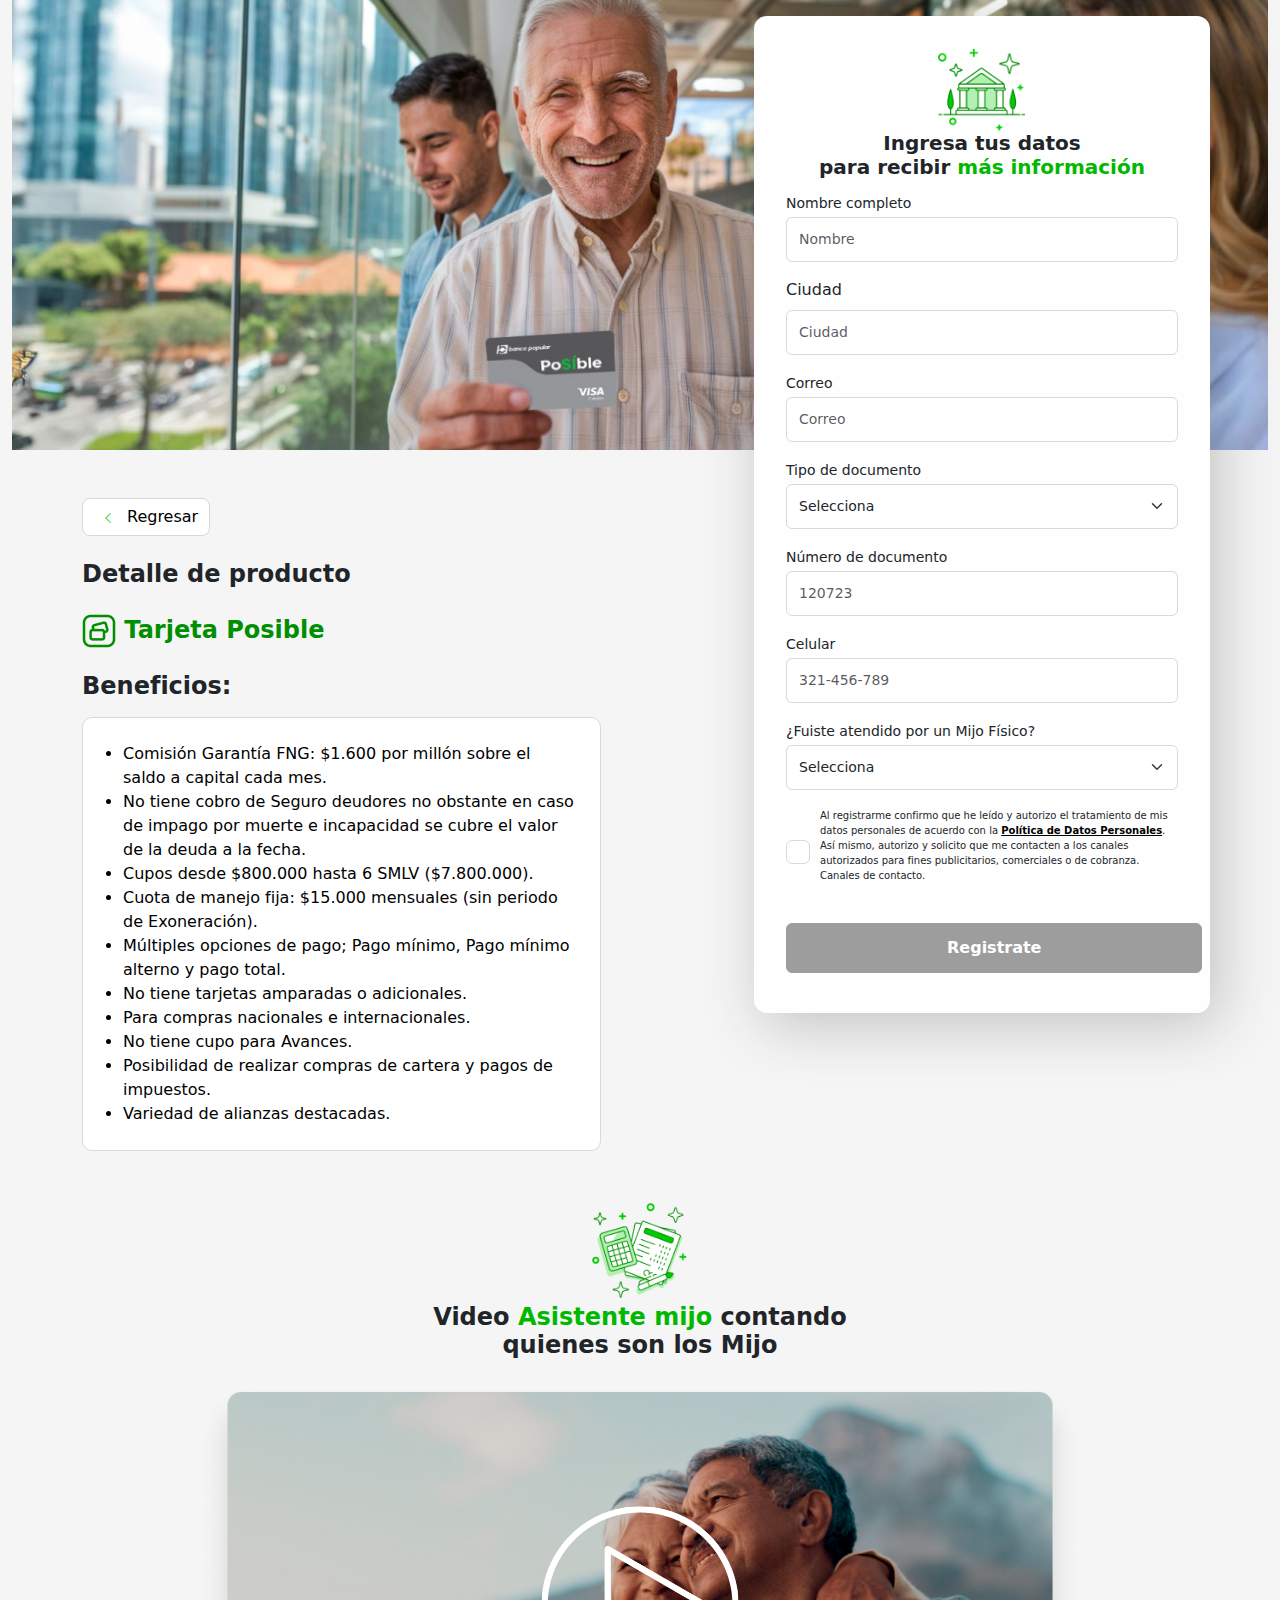
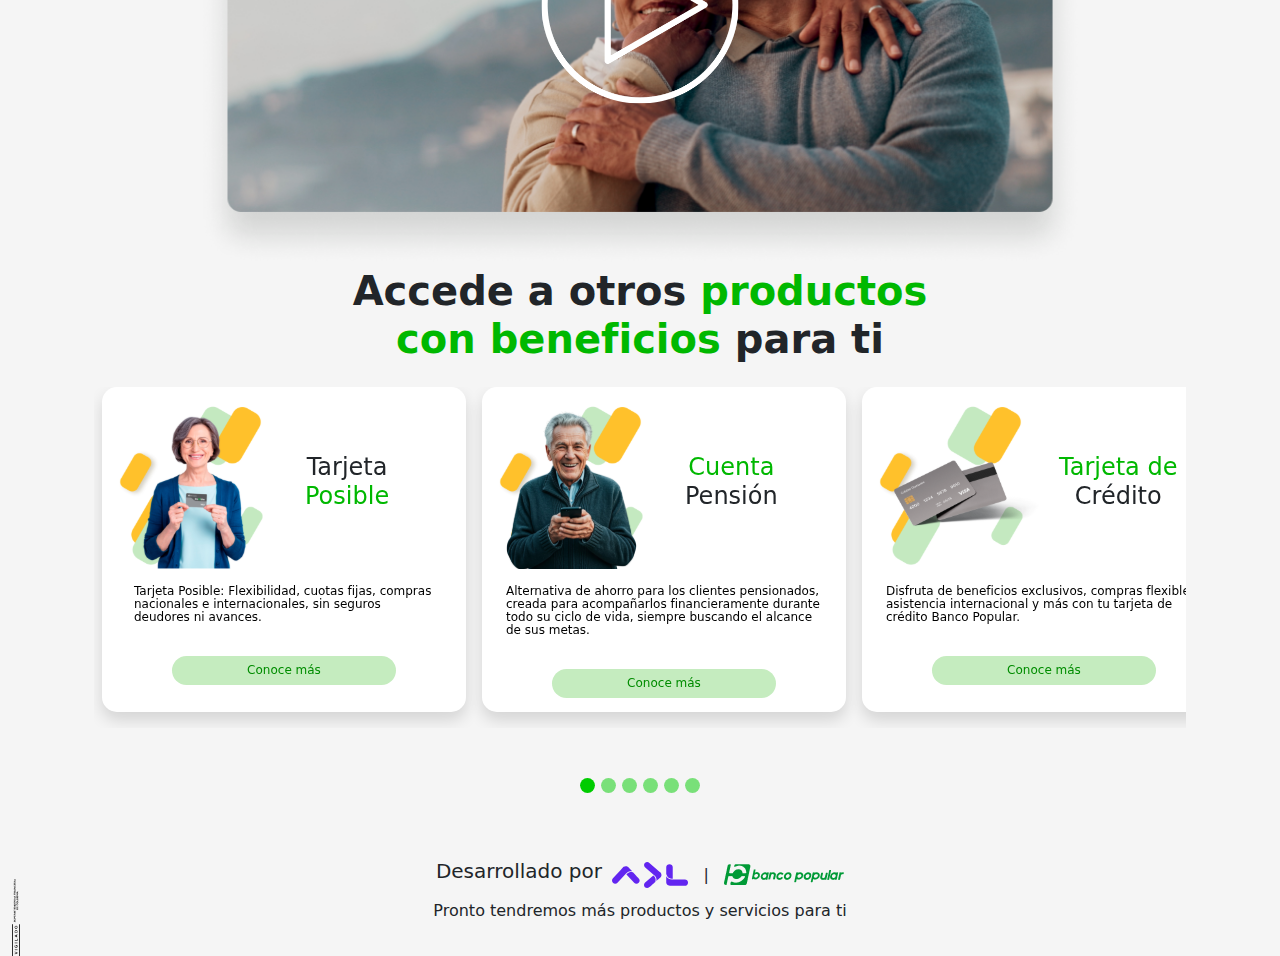
<file: club50mas/detalleProductoTarjetaPosible.html>
<!doctype html>
<html lang="es">
  <head>
    <meta charset="utf-8">
    <meta name="viewport" content="width=device-width, initial-scale=1">
    <title>Tarjeta Posible</title>
    <link href="https://cdn.jsdelivr.net/npm/bootstrap@5.3.3/dist/css/bootstrap.min.css" rel="stylesheet" integrity="sha384-QWTKZyjpPEjISv5WaRU9OFeRpok6YctnYmDr5pNlyT2bRjXh0JMhjY6hW+ALEwIH" crossorigin="anonymous">
    <link rel="stylesheet" href="https://cdn.jsdelivr.net/npm/bootstrap-icons@1.11.3/font/bootstrap-icons.min.css"> 
    <link rel="stylesheet" href="./assets/css/styles.css">
</head>
<body>
  <div class="container-fluid">
    <div class="mth-banner mth-banner-tarjeta-posible">
        <div class="container">
            <div class="row justify-content-end">
                <!-- Formulario -->
                <div class="col-12 col-sm-12 col-md-12 col-lg-6 col-xl-6 mt-3 p-3 pb-4 mb-5 order-lg-2 order-1 order-sm-1 order-md-1  mth-form-int">
                    <form class="row g-4 p-3" id="formInternas">
                        <img src="assets/Bank.png" alt="" class="mth-img-bank mt-4 mx-auto d-block">
                        <h5 class="text-center mt-0 mth-txt-h5">Ingresa tus datos <br> para recibir <span class="mth-txt-color-h5">más información</span></h5>
                        <div class="col-12 mt-1">
                          <label for="inputNombre" class="form-label mth-lbl-nombre">Nombre completo</label>
                          <input type="text" class="form-control" id="nameInt" placeholder="Nombre" required>
                          <div id="nameIntError" class="error-message"></div>
                        </div>
                        <div class="col-12 mt-3">
                          <label for="inputCiudad" class="form-label mth-lbl-ciudad">Ciudad</label>
                          <input type="text" class="form-control" id="ciudadInt" placeholder="Ciudad" required>
                          <div id="ciudadIntError" class="error-message"></div>
                        </div>
                        <div class="col-12 mt-3">
                          <label for="inputCorreo" class="form-label mth-lbl-correo">Correo</label>
                          <input type="text" class="form-control" id="emailInt" placeholder="Correo" required>
                          <div id="emailIntError" class="error-message"></div>
                        </div>
                        <div class="col-12 mt-3">
                          <label for="inputTipoDocu" class="form-label mth-lbl-tipo-docu">Tipo de documento</label>
                          <select class="form-select" id="tipoDocuInt" required>
                            <option value="">Selecciona</option>
                            <option value="cc">Cédula ciudadanía</option>
                            <option value="ce">Cédula extranjería</option>
                          </select>
                          <div id="tipoDocuIntError" class="error-message"></div>
                        </div>
                        <div class="col-12 mt-3">
                          <label for="inputDocumento" class="form-label mth-lbl-documento">Número de documento</label>
                          <input type="text" class="form-control" id="documentoInt" placeholder="120723" required>
                          <div id="documentoIntError" class="error-message"></div>
                        </div>
                        <div class="col-12 mt-3">
                          <label for="inputCelular" class="form-label mth-lbl-celular">Celular</label>
                          <input type="text" class="form-control" id="phoneInt" placeholder="321-456-789" required>
                          <div id="phoneIntError" class="error-message"></div>
                        </div>
                        
                        <div class="col-12 mt-3">
                          <label for="inputAtencion" class="form-label mth-lbl-atencion">¿Fuiste atendido por un Mijo Físico?</label>
                          <select class="form-select" id="atentionInt" required>
                            <option value="">Selecciona</option>
                            <option value="si">Si</option>
                            <option value="no">No</option>
                          </select>
                          <div id="atentionIntError" class="error-message"></div>
                        </div>
                        <div class="mth-content-form-internas col-12 d-flex mt-3 justify-content-center">
                          <div class="d-flex justify-content-center align-items-center">
                            <input id="authorizeInt" class="mth-check-form-int" type="checkbox" required>
                          </div>
                          <p class="me-0 ms-0">Al registrarme confirmo que he leído y autorizo el tratamiento de mis datos
                            personales
                            de acuerdo con la <a href="" target="_blank">Política de Datos Personales</a>.
                            Así mismo, autorizo y solicito que me contacten a los canales autorizados para fines publicitarios,
                            comerciales o de cobranza. Canales de contacto.</p>
                        </div>
                        <div id="authorizeIntError" class="error-message w-50 text-center"></div>
                        <div class="col-12 col-sm-12 col-md-12 col-lg-6 col-xl-6">
                          <button type="submit" class="mth-btn-registro" id="MthBtnSummit">Registrate</button>
                        </div>
                    </form>
                </div>
            </div>
        </div>  
    </div>

    <div class="mth-content-one-detalle-producto">
        <div class="container">
            <div class="row justify-content-start">
                <div class="col-12 col-sm-12 col-md-12 col-lg-6 col-xl-6 mt-5 order-lg-1 order-2 order-sm-2 order-md-2 text-center text-lg-start ">
                    <button onclick="Home()" type="button" class="mth-btn-regresar">
                        <i class="bi bi-chevron-left mth-chevron-left mx-2"></i> Regresar
                    </button>
                    <h4 class="mt-4 mb-4 fw-bold">Detalle de producto</h4>
                    <h4 class="mb-4 mth-text-h4-color">
                      <img src="./assets/icono-tarjeta-posible.png" alt="">
                        Tarjeta Posible
                    </h4>
                    <h4>
                      <b>Beneficios:</b>
                  </h4>
                  <div class="col-12 mt-3">
                      <div class="mth-button-dropdown p-4">
                        <div class="ms-3">
                          <li>Comisión Garantía FNG: $1.600 por millón sobre el saldo a capital cada mes.</li>
                          <li>No tiene cobro de Seguro deudores no obstante en caso de impago por muerte e incapacidad se cubre el valor de la deuda a la fecha.</li>
                          <li>Cupos desde $800.000 hasta 6 SMLV ($7.800.000).</li>
                          <li>Cuota de manejo fija: $15.000 mensuales (sin periodo de Exoneración).</li>
                          <li>Múltiples opciones de pago; Pago mínimo, Pago mínimo alterno y pago total.</li>
                          <li>No tiene tarjetas amparadas o adicionales.</li>
                          <li>Para compras nacionales e internacionales. ​</li>
                          <li>No tiene cupo para Avances.</li>
                          <li>Posibilidad de realizar compras de cartera y pagos de impuestos.</li>
                          <li>Variedad de alianzas destacadas.</li>
                        </div>
                      </div>
                  </div>
                </div>
            </div>
        </div>
    </div>

    <div class="mth-content-two-detalle-producto">
        <div class="container">
            <div class="row justify-content-center">
                <img src="./assets/Organizer.png" class="mth-img-organizer mt-5" alt="">
                <h4 class="text-center"><b>Video <span class="mth-txt-color-h5">Asistente mijo</span> contando <br> quienes son los Mijo</b></h4>
                <img src="./assets/bannervideomijo.svg" class="mth-img-player-mijo mt-3" alt="" srcset="">        
            </div>
        </div>
    </div>

    <div class="mth-content-three-detalle-producto">
        <div class="container">
            <div class="row justify-content-center">
                <h1 class="text-center fw-semibold">Accede a otros <span class="mth-txt-color-h4">productos <br> con beneficios</span> para ti</h1>
            </div>
            <!-- INICIO SLIDER -->
            <div class="container text-center my-3">
              <!-- <div class="row mx-auto my-auto justify-content-center"> -->
                  <div id="recipeCarousel" class="carousel slide" data-bs-ride="carousel">
                      <div class="carousel-inner mth-inner mb-4" role="listbox">
                          <div class="carousel-item mth-carousel-item active">
                            <div class="col-12 col-sm-6 col-md-6 col-lg-4 col-xl-4 mx-2 mb-3 mth-col-slider-responsive">
                              <div class="card text-center mth-card-slider-responsive">
                                <div class="card-body d-flex flex-column">
                                  <!-- Encabezado con imagen y título -->
                                  <div class="d-flex align-items-center mb-3 mth-d-flex-responsive">
                                      <img src="assets/tarjeta-posible.svg" alt="Crédito Libranza" class="card-img-custom me-3">
                                      <h4 class="card-title mx-4">Tarjeta <br><span class="mth-txt-color-h4">Posible</span></h4>
                                  </div>
                                  <!-- Texto y botón -->
                                  <p class="card-text px-3 pb-2">Tarjeta Posible: Flexibilidad, cuotas fijas, compras nacionales e internacionales, 
                                    sin seguros deudores ni avances.
                                  </p>
                                  <a href="/detalleProductoTarjetaPosible.html" class="btn btn-success mth-btn-carousel mt-2 mx-auto">Conoce más</a>
                                </div>
                              </div>
                            </div>
                          </div>
                          <div class="carousel-item">
                            <div class="col-12 col-sm-6 col-md-6 col-lg-4 col-xl-4 mx-2 mb-3 mth-col-slider-responsive">
                              <div class="card text-center mth-card-slider-responsive">
                                <div class="card-body d-flex flex-column">
                                    <!-- Encabezado con imagen y título -->
                                    <div class="d-flex align-items-center mb-3 mth-d-flex-responsive">
                                        <img src="assets/cuenta_pension.svg" alt="Cuenta Pensión" class="card-img-custom me-3">
                                        <h4 class="card-title mx-4"><span class="mth-txt-color-h4">Cuenta</span><br>Pensión</h4>
                                    </div>
                                    <!-- Texto y botón -->
                                    <p class="card-text px-2">Alternativa de ahorro para los clientes pensionados, creada para acompañarlos 
                                      financieramente durante todo su ciclo de vida, siempre buscando el alcance de sus metas.
                                    </p>
                                    <a href="/detalleProductoCuentaPension.html" class="btn btn-success mth-btn-carousel mt-3 mx-auto">Conoce más</a>
                                </div>
                              </div>
                            </div>
                          </div>
                          <div class="carousel-item">
                            <div class="col-12 col-sm-6 col-md-6 col-lg-4 col-xl-4 mx-2 mb-3 mth-col-slider-responsive" data-card="tarjeta-credito">
                              <div class="card text-center mth-card-slider-responsive">
                                  <div class="card-body d-flex flex-column">
                                      <!-- Encabezado con imagen y título -->
                                      <div class="d-flex align-items-center mb-3 mth-d-flex-responsive">
                                          <img src="assets/tarjeta_credito.svg" alt="Tarjeta de Crédito" class="card-img-custom me-3">
                                          <h4 class="card-title mx-1"><span class="mth-txt-color-h4">Tarjeta de</span><br> Crédito</h4>
                                      </div>
                                      <!-- Texto y botón -->
                                      <p class="card-text px-2">Disfruta de beneficios exclusivos, compras flexibles, 
                                        asistencia internacional y más con tu tarjeta de crédito Banco Popular.
                                      </p>
                                      <a href="/detalleProductoTarjetaCredito.html" class="btn btn-success mth-btn-carousel mt-3 mx-auto">Conoce más</a>
                                  </div>
                              </div>
                            </div>
                          </div>
                          <div class="carousel-item">
                              <div class="col-12 col-sm-12 col-md-12 col-lg-4 col-xl-4 mx-2">
                                <div class="mth-card-two mb-3 mth-col-slider-responsive-two">
                                  <div class="row g-0 align-items-center">
                                    <div class="col-md-6">
                                      <div class="card-body">
                                        <h5 class="card-title"><strong>¿Para qué el</strong><br><span>AHORRO</span>
                                          <strong>PARA</strong><br><strong>EL</strong> <span>RETIRO</span>?
                                        </h5>
                                        <p class="card-text">Los propósitos del
                                          ahorro para el retiro
                                          son garantizar ingresos
                                          en la jubilación, independencia financiera, seguridad y bienestar emocional.</p>
                                      </div>
                                    </div>
                                    <div class="col-md-6">
                                      <img src="./assets/Second-card1.png" class="img-fluid rounded-end" alt="...">
                                    </div>
                                  </div>
                                </div>
                              </div>
                          </div>
                          <div class="carousel-item">
                              <div class="col-12 col-sm-12 col-md-12 col-lg-4 col-xl-4 mx-auto">
                                <div class="mth-card-two mb-3 mth-col-slider-responsive-two">
                                  <div class="row g-0 align-items-center">
                                    <div class="col-md-6">
                                      <div class="card-body">
                                        <h5 class="card-title mb-2"><span>Hábito de pago</span></h5>
                                        <p class="card-text">Es la frecuencia
                                          con la que pagas
                                          tus obligaciones financieras a tiempo.<br>
                                          <strong>“El que paga lo que
                                            debe sabe lo que tiene”.</strong>
                                        </p>
                                      </div>
                                    </div>
                                    <div class="col-md-6">
                                      <img src="./assets/Second-card2.png" class="img-fluid rounded-end" alt="...">
                                    </div>
                                  </div>
                                </div>
                              </div>
                          </div>
                          <div class="carousel-item">
                              <div class="col-12 col-sm-12 col-md-12 col-lg-4 col-xl-4 mx-auto">
                                <div class="mth-card-two mb-3 mth-col-slider-responsive-two">
                                  <div class="row g-0 align-items-center">
                                    <div class="col-md-6">
                                      <div class="card-body">
                                        <h5 class="card-title mb-2"><strong>Ten cuidado con<br>los</strong> <span>gastos Hormiga</span></h5>
                                        <p class="card-text">¿Cuánto gasta en el<br>café, lotería, cigarrillos<br>o postres de todos los días?
                                        </p>
                                      </div>
                                    </div>
                                    <div class="col-md-6">
                                      <img src="./assets/Second-card3.png" class="img-fluid rounded-end" alt="...">
                                    </div>
                                  </div>
                                </div>
                              </div>
                          </div>
                      </div>

                      <div class="carousel-indicators justify-content-center pt-3 pb-2">
                      <button type="button" data-bs-target="#recipeCarousel" data-bs-slide-to="0" class="active" aria-current="true" aria-label="Slide 1"></button>
                      <button type="button" data-bs-target="#recipeCarousel" data-bs-slide-to="1" aria-label="Slide 2"></button>
                      <button type="button" data-bs-target="#recipeCarousel" data-bs-slide-to="2" aria-label="Slide 3"></button>
                      <button type="button" data-bs-target="#recipeCarousel" data-bs-slide-to="3" aria-label="Slide 4"></button>
                      <button type="button" data-bs-target="#recipeCarousel" data-bs-slide-to="4" aria-label="Slide 5"></button>
                      <button type="button" data-bs-target="#recipeCarousel" data-bs-slide-to="5" aria-label="Slide 6"></button>
                    </div>
                  </div>
              <!-- </div> -->
            </div>                
            <!-- FIN SLIDER -->
        </div>
    </div>

    <footer>
        <div class="mt-5 text-center">
            <div class="mth-vigilado">
                <img src="./assets/VIGILADO.png" alt="vigilado">
            </div>
            <div class="justify-content-center align-items-center d-flex mt-4 mth-content-footer-responsive">
                <h5>Desarrollado por </h5>&nbsp;&nbsp;
            <img src="./assets/adl.svg" alt="ADL Digital Labs">
            &nbsp;&nbsp; | &nbsp;&nbsp;
            <img src="./assets/Logo.png" alt="ADL Digital Labs">
            </div>
            <p class="mt-2 mb-4">Pronto tendremos más productos y servicios para ti</p>
            </div>
    </footer>
  </div>
    <script src="https://cdn.jsdelivr.net/npm/@popperjs/core@2.11.8/dist/umd/popper.min.js" integrity="sha384-I7E8VVD/ismYTF4hNIPjVp/Zjvgyol6VFvRkX/vR+Vc4jQkC+hVqc2pM8ODewa9r" crossorigin="anonymous"></script>
    <script src="https://cdn.jsdelivr.net/npm/bootstrap@5.3.3/dist/js/bootstrap.min.js" integrity="sha384-0pUGZvbkm6XF6gxjEnlmuGrJXVbNuzT9qBBavbLwCsOGabYfZo0T0to5eqruptLy" crossorigin="anonymous"></script>
    <script src="assets/js/logic.js"></script>
    <script src="assets/js/validation.js"></script>
</body>
</html>
</file>
<file: club50mas/assets/css/styles.css>
body {
    background-color: #F5F5F5;;
}
.mth-bannerOne h1 {
    color: #008F00;
    font-size: 48px;
    font-weight: 700;
    margin-top: 7rem;
    margin-left: 3rem
}

.mth-bannerOne h1 span {
    color: #000;
}

.mth-bannerOne p {
    font-weight: 500;
    font-size: 22px;
    line-height: 28px;
}

.autorice-content p {
    font-size: 22px;
    line-height: 28px;
}

.autorice-content-input p span {
    font-size: 12px;
}

.autorice-content-input p {
    font-size: 18px;
}

.autorice-content {
    width: 53%;
}

.legal-form {
    width: 63%;
    font-size: 18px;
}

.mth-btn {
    background-color: #00B800;
    border: 1.5px solid #008F00;
    border-radius: 10px;
    font-size: 20px;
    color: #fff;
    padding: 8px 60px;
    text-decoration: none;
    cursor: pointer !important;
}

button.valid {
    background-color: #00B800;
    border: 1.5px solid #008F00;
    cursor: pointer !important;
}


.mth-content-two {
    background-image: url('../Background-home.png');
    background-size: contain;
}

h3 {
    font-weight: 700;
    margin-bottom: 20px;
}

h1 span,
h2 span,
h3 span,
h4 span,
h5 span,
h6 span {
    color: #00CC00;
}

p span {
    color: #008F00;
}

.mth-content-two .mth-text p {
    font-size: 20px;
    margin: 1rem 15rem;
}

.mth-card-form {
    background: #fff;
    margin: 2rem 5rem;
    padding: 1rem 5rem;
    border-radius: 20px;
}

.content-form {
    font-size: 12px;
    font-weight: 400;
}

.mth-form input,
.mth-form select {
    width: 450px;
    height: 48px;
    border-radius: 10px;
    border: 1.5px solid #D9D9D9;
    padding: 0 14px;
    font-size: 14px;
    margin: 5px 0;
}

.mth-form-name input {
    width: 98%;
    height: 48px;
    border-radius: 10px;
    border: 1.5px solid #D9D9D9;
    padding: 0 14px;
    font-size: 14px;
    margin: 5px 0;
}

.mth-btn-frame{
    width: 26%;
}

.mth-btn-frame .mth-btn{
    padding: 4px 20px;
}

.mth-form-name {
    margin-left: .5rem;
}

.mth-form input:focus {
    background-color: #C5ECBF;
    border: 1.5px solid #008C00;
}

.mth-content-tdatos p,
.mth-content-form-internas p {
    font-size: 10px;
    padding: 2px 10px 0;
}

.mth-content-tdatos p a,
.mth-content-form-internas p a {
    font-weight: bold;
    text-decoration: underline;
    color: #000;

}

.mth-content-tdatos input,
.mth-content-form-internas input {
    width: 24px;
    height: 24px;
    border-radius: 20px;
    -webkit-appearance: none;
    -moz-appearance: none;
    appearance: none;
    border: 2px solid #D9D9D9;
    border-radius: 5px;
    background-color: #ffffff;
    position: relative;
}

.autorice-content input {
    width: 24px;
    height: 24px;
    border-radius: 20px;
    -webkit-appearance: none;
    -moz-appearance: none;
    appearance: none;
    border: 2px solid #D9D9D9;
    border-radius: 5px;
    background-color: #ffffff;
    position: relative;
}

.autorice-content input:checked::before {
    content: '';
    position: absolute;
    top: 2px;
    left: 6px;
    width: 8px;
    height: 12px;
    border: solid #00B800;
}

.mth-content-tdatos input:checked::before,
.mth-content-form-internas input:checked::before {
    content: '';
    position: absolute;
    top: 2px;
    left: 6px;
    width: 8px;
    height: 12px;
    border: solid #00B800;
    border-width: 0 3px 3px 0;
    transform: rotate(45deg);
}

.form-button {
    font-size: 14px;
    padding: 0.8rem 6rem;
}

.content-cards {
    justify-content: space-evenly;
    display: flex;
}

.mth-card {
    background-color: #fff;
    border-radius: 10px;
    display: flex;
    justify-content: center;
    flex-wrap: wrap;
    width: 263px;
    max-width: 100%;
    padding-bottom: 2rem;
    box-shadow: 2px 7px 23px -17px #000000;
    border-radius: 20px;
    margin-top: 2px;
}

.mth-card-two {
    background-color: #fff;
    border-radius: 10px;
    display: flex;
    justify-content: center;
    flex-wrap: wrap;
    width: 340px;
    max-width: 100%;
    box-shadow: 2px 7px 23px -17px #000000;
    border-radius: 10px;
    margin-top: 2px;
}

.mth-card-two .card-body {
    padding: 0 12px;
}

.mth-card-two h5 {
    font-size: 15px;
}

.mth-card-two p {
    font-size: 12.5px;
    line-height: 14px;
}


.mth-card p {
    font-size: 20px;
    line-height: 25px;
    margin: 0;
    padding: 8px 23px;
    height: 6.9em;
}

.mth-card .mth-btn {
    padding: 0px;
    font-size: 14px;
    width: 124px;
    height: 40px;
    text-align: center;
    display: flex;
    align-items: center;
    justify-content: center;
}

.mth-card .mth-btn-disabled {
    padding: 5px 23px;
    font-size: 14px;
    background-color: #9D9D9D;
    border-color: #9D9D9D;
    cursor: not-allowed;
    pointer-events: none;
}

.mth-btn-off {
    background-color: #9D9D9D;
    border: 1.5px solid #9D9D9D;
    cursor: not-allowed !important;
    border-radius: 10px;
    font-size: 20px;
    color: #fff;
    padding: 8px 60px;
    text-decoration: none;
}

.mth-card-img {
    background-color: #FFA025;
    border-radius: 10px 10px 0 0;
    width: 100%;
}

.mth-card-img {
    height: 155px;
    pointer-events: none;
    align-content: flex-end;
}

.mth-etiqueta {
    position: absolute;
    width: 265px;
    pointer-events: none;
}

.mth-card-logos {
    height: 4rem;
    pointer-events: none;
}

.content-footer img {
    vertical-align: middle;
    margin: 0 10px;
    pointer-events: none;
}

.content-footer h5 {
    padding-top: 5px;
}

.content-footer p {
    font-size: 12px;
    font-weight: 500;
}

.content-footer {
    border-top: 2px solid #00CC00;
}

.mth-vigilado {
    position: absolute;
    margin-top: 20px;
    pointer-events: none;
}

.mth-content-three {
    background: #F5F5F5;
    padding-bottom: 3rem;
}

.error-message {
    color: #FF0000;
    font-size: 10px;
    text-align: left;
    display: none;
}

.cards-event-one .content-left {
    background: #FFA025;
    color: #fff;
    display: grid;
    justify-content: normal;
    align-items: self-end;
}

.cards-event-one h2 span {
    color: #ffebb6;
}

.cards-event-one .content-left h2 {
    line-height: 32px;
    width: 365px;
}

.cards-event-one .content-left p {
    line-height: 24px;
    font-size: 21px;
    margin: 0;
    width: 350px;
}

.cards-event-one .content-left div .img-tarjeta {
    width: 157px;
}

.cards-event-one .content-right {
    background-color: #f5f5f5;

}

.mth-d-active {
    display: flex !important;
    transition: 10s ease;
}

.mth-d-none {
    display: none;
    transition: 10s ease;
}

.btn-diseable {
    background-color: #F5F5F5;
    border: 1.5px solid #D9D9D9;
    border-radius: 5px;
    padding: 5px 10px;
    color: #000;
    text-decoration: none;
    font-size: 12px;
    cursor: pointer;
}

.btn-active {
    background-color: #B3F0B3;
    border: 1.5px solid #00B800;
    border-radius: 5px;
    padding: 5px 10px;
    color: #008F00;
    text-decoration: none;
    font-size: 12px;
    cursor: pointer;
}

.openFinanceDiv h6,
.openHospitalDiv h6,
.openExequialDiv h6,
.openseguroDiv h6,
.openAhorroDiv h6 {
    padding: 5px 5px 0 5px;
}

.openFinanceDiv .content-logo,
.openExequialDiv .content-logo,
.openHospitalDiv .content-logo,
.openseguroDiv .content-logo,
.openAhorroDiv .content-logo {
    border-radius: 5px;
    border: 1.5px solid #D9D9D9;
    background-color: #fff;
    height: 2.5rem;
    padding: 0 10px;

}

.openAhorroDiv a,
.openExequialDiv a,
.openHospitalDiv a,
.openseguroDiv a,
.openFinanceDiv a {
    color: #000;
    text-decoration: none;
}

.openFinanceDiv .content-logo img,
.openseguroDiv .content-logo img,
.openHospitalDiv .content-logo img,
.openExequialDiv .content-logo img,
.openAhorroDiv .content-logo img {
    vertical-align: middle;
    width: 24px;
}

.openFinanceDiv .content-logo:hover,
.openHospitalDiv .content-logo:hover,
.openExequialDiv .content-logo:hover,
.openseguroDiv .content-logo:hover,
.openAhorroDiv .content-logo:hover {
    background: #F5F5F5 !important;
    color: #008F00;
}

.content-text {
    line-height: 18px;
}

.content-text a {
    color: #00CC00;
    text-decoration: none;
    font-weight: bold;
}

.content-right .card {
    border-radius: 20px;
    padding: 30px;
}

.content-right .card h1 {
    line-height: 100%;
}

.content-video img {
    width: 513px;
}

.comunidad-img img {
    width: 107px;
    vertical-align: middle;
}


/* -------------------- estilos detalle producto crédito libranza --------------------------*/

.mth-banner {
    height: 450px;
    background-image: url('../bannerDPLibranza.jfif');
    background-size: cover;
    background-position: 0% 35%;
}

.mth-banner-tarjeta-posible {
    height: 450px;
    background-image: url('../banner_tarjeta_posible.png');
    background-size: cover;
    background-position: 0% 35%;
    background-size: cover;
    background-position: 0% 35%;
}

.mth-banner-credito-libranza {
    background-image: url('../bannerDPLibranza.jfif');
}

.mth-banner-tarjeta-posible {
    background-image: url('../banner_tarjeta_posible.png');
}

.mth-banner-tarjeta-credito {
    background-image: url('../banner-tarjeta-credito.png');
}

.mth-banner-cuenta-ahorrar {
    background-image: url('../banner-cuenta-ahorrar.png');
}

.mth-banner-cdt {
    background-image: url('../banner-cdt.png');
}

.mth-banner-cuenta-nomina {
    background-image: url('../banner-cuenta-nomina.png');
}

.mth-banner-cuenta-pension {
    background-image: url('../banner-cuenta-pension.png');
}

.mth-banner-seguros {
    background-image: url('../banner-seguros.png');
}

.mth-content-one-detalle-producto,
.mth-content-two-detalle-producto,
.mth-content-three-detalle-producto {
    background-color: #F5F5F5;
}

.mth-form-int {
    width: 40%;
    background-color: #FEFEFE;
    box-shadow: 9px 12px 58.1px 0px #232e2440;
    border-radius: 13px;
}

.mth-form-int input,
.mth-form-int select {
    height: 45px;
    border-radius: 6px;
    border: 0.75px solid #D9D9D9;
    /* padding: 0 8px; */
    font-size: 14px;
}

.mth-check-form-int {
    height: 24px !important;
}

.mth-img-bank {
    width: 7em !important;
}

.mth-txt-h5 {
    font-weight: 700;
}

.mth-txt-color-h4,
.mth-txt-color-h5 {
    color: #00B800;
}

.mth-lbl-nombre,
.mth-lbl-correo,
.mth-lbl-tipo-docu,
.mth-lbl-documento,
.mth-lbl-celular,
.mth-lbl-atencion {
    font-size: 14px;
    font-weight: 500;
    line-height: 12px;
}

#nameInt:focus,
#ciudadInt:focus,
#emailInt:focus,
#documentoInt:focus,
#phoneInt:focus {
    background-color: #C5ECBF;
    border: 0.75px solid #008C00;
}

.mth-btn-registro {
    background-color: #9D9D9D;
    border: 1.5px solid #9D9D9D;
    cursor: not-allowed !important;
    color: #ffffff;
    border-radius: 6px;
    padding: 12px 10rem;
    font-weight: 600;
}

.mth-btn-regresar {
    border-radius: 8px;
    border: 0.5px solid #D8D8D8;
    color: #000;
    background-color: #FFFFFF;
    padding: 6px 2%;
}

.mth-chevron-left {
    color: #00CC00;
    font-size: 12px;
    text-align: left;
    font-weight: 700;
}

.mth-button-dropdown {
    width: 95%;
    text-align: left;
    border-radius: 10px;
    background-color: #ffffff;
    border: 1px solid #D9D9D9;
    color: #000;
    padding: 2%;
}

.mth-button-dropdown-seguros {
    width: 100%;
}

.mth-text-h4-color {
    color: #008F00;
    font-weight: 600;
    line-height: 35px;
}

.mth-img-organizer {
    width: 8em !important;
}

img.mth-img-player-mijo {
    width: 80%;
}

.card {
    border: none;
    height: 325px;
    border-radius: 15px;
    box-shadow: 0px 8px 16px 0px #00000023;
}

.carousel-indicators [data-bs-target] {
    width: 15px !important;
    height: 15px !important;
    border-radius: 50% !important;
    background-color: #00CC00 !important;
}

.carousel-indicators {
    position: static !important;
    margin-top: 1rem !important;
}

.carousel-indicators .active {
    opacity: 1 !important;
    background-color: #00CC00 !important;
}

.card-text {
    font-size: 12px;
    font-weight: 400;
    color: #000;
    line-height: 13px;
    text-align: left;
}

.mth-btn-carousel {
    border-radius: 32px;
    background-color: #C5ECBF;
    color: #008C00;
    font-size: 12px;
    font-weight: 500;
    line-height: 17px;
    border: none;
    width: 224px;
}


.content-thankyoupage div {
    width: 700px;
}

.form-title {
    margin: 0 6rem;
}

.mth-form {
    display: flex;

}

.mth-content-tdatos {
    padding: 0 12rem;
}

.slide-mb {
    display: none;
}


.mth-col-slider-responsive-two {
    margin-top: auto;
    margin-bottom: auto;
}

.carousel-inner .carousel-item.active,
.carousel-inner .carousel-item-next,
.carousel-inner .carousel-item-prev {
    display: flex;
}

.content-thankyoupage div {
    width: 700px;
}

.mth-li-guion {
    list-style: none;
}
.mth-li-guion::before{content: "- "}

.carousel-inner .carousel-item-end,
.carousel-inner .carousel-item-start { 
  transform: translateX(0);
}

/* Responsive Tablet*/

@media (max-width: 768px) {

    .mth-form {
        display: grid;
    }

    .mth-form div {
        width: 100%;
    }

    .mth-text h2 {
        font-size: 42px !important;
    }

    .mth-bannerOne div:nth-of-type(1) {
        flex-direction: column-reverse;
        text-align: center;
    }

    .mth-bannerOne div>div {
        width: 100% !important;
    }

    .mth-bannerOne p {
        font-size: 28px;
        margin: 0 8rem !important;
        line-height: 33px;
    }

    .mth-bannerOne button {
        margin: 2rem 0 !important;
        padding: 8px 133px;
        font-size: 30px;
    }

    .mth-content-two .mth-text p {
        margin: 1rem 8rem;
        ;
    }

    .mth-card-form {
        margin: 2rem 2.5rem;
        padding: 1rem 2rem;
    }

    .form-title {
        margin: 0 3rem;
    }

    .mth-form input,
    .mth-form-name input,
    .mth-form select {
        width: 600px;

    }

    .mth-bannerOne h1 {
        margin: 1rem 0 !important;
        font-size: 50px;
        padding: 0 4rem;
    }

    .mth-content-tdatos {
        padding: 0 1rem;
    }

    .mth-btn-off {
        padding: 8px 252px;
    }

    .mth-card-two {
        flex-wrap: nowrap;
    }

    .mth-dnone {
        display: none;
    }

    .mth-slider {
        flex-wrap: nowrap;
        overflow-x: scroll;
        scrollbar-width: none;
        margin-left: 25px;
    }

    .mth-card {
        margin: 0 20px;
        width: 263px;
    }

    .mth-card p {
        padding: 8px 22px;
        line-height: 25px;
        height: 6em;
    }

    .mth-card .pb-5 {
        padding: 0 !important;
    }

    .mth-card-img {
        width: 263px;
    }

    .mth-content-three {
        padding-bottom: 0 !important;
    }

    .carousel-indicators {
        margin-bottom: 0 !important;

    }

    .slide-mb {
        display: block;
    }

    .mth-top {
        margin-top: 3rem;
    }

    .mth-d-active {
        display: grid !important;
    }

    .cards-event-one .col-6 {
        width: 100%;
        display: flex;
        flex-direction: row-reverse;
        justify-content: start;
        align-items: center;
    }

    .comunidad-img {
        width: 96% !important;
    }

    .content-left div:nth-of-type(1) {
        text-align: center;
        width: 65%;
    }

    .tarjetabp {
        padding-top: 7rem;
    }

    .content-right .card {
        margin-top: -55px;
    }

    .content-right .card h1 {
        font-size: 50px;
        margin-bottom: 20px;
    }

    .mth-text h1 {
        font-size: 42px;
        padding: 0 8rem;
    }

    .mth-content-three h1 {
        font-size: 42px;
        padding: 0 8rem;
    }

    .mth-card-two h5 {
        font-size: 19px;
    }

    .mth-card-two p {
        font-size: 16px;
    }

    .mth-card-two {
        width: 388px;
    }

    .card-two-img {
        text-align: end;
    }

    .autorice-content {
        width: 81%;
    }

    .legal-form {
        width: 85%;
    }

    .mth-banner-credito-libranza, 
    .mth-banner-cdt, 
    .mth-banner-cuenta-ahorrar,
    .mth-banner-cuenta-nomina,
    .mth-banner-cuenta-pension,
    .mth-banner-seguros,
    .mth-banner-tarjeta-credito,
    .mth-banner-tarjeta-posible {
        height: 270px;
        margin-bottom: 55em;
    }

    .mth-form-int {
        width: 90%;
        margin-top: 12em !important;
        margin-right: auto;
        margin-left: auto;
    }
    .mth-btn-registro {       
        padding: 12px 16em;
    }

    .mth-button-dropdown {
        width: 90%;
        margin-left: auto;
        margin-right: auto;
    }

    .mth-img-organizer {
        width: 12em;
    }

    img.mth-img-player-mijo {
        width: 80em;
    }
    .carousel-inner .carousel-item > div {
        display: none;
    }
    .carousel-inner .carousel-item > div:first-child {
        display: block;
    }
    .mth-col-slider-responsive, .mth-col-slider-responsive-two {
        margin-left: auto !important;
        margin-right: auto !important;
    }

    .mth-col-slider-responsive-two {
        margin-top: auto !important;
        margin-bottom: auto !important;
    }
    
}

@media (min-width: 426px) and (max-width: 767px) {
    .mth-banner-credito-libranza, 
    .mth-banner-cdt, 
    .mth-banner-cuenta-ahorrar, 
    .mth-banner-cuenta-nomina, 
    .mth-banner-cuenta-pension, 
    .mth-banner-seguros, 
    .mth-banner-tarjeta-credito, 
    .mth-banner-tarjeta-posible {
        height: 170px;
        margin-bottom: 60em;
    }
    .mth-form-int { 
        margin-top: 8em !important;
    }
    .mth-btn-registro {
        padding: 12px 7rem;
    }

    .carousel-inner .carousel-item-end.active,
    .carousel-inner .carousel-item-next {
      transform: translateX(25%);
    }
    
    .carousel-inner .carousel-item-start.active, 
    .carousel-inner .carousel-item-prev {
      transform: translateX(-20%);
    }
}

@media (min-width: 375px) and (max-width: 425px) {
    .mth-banner-credito-libranza, 
    .mth-banner-cdt, 
    .mth-banner-cuenta-ahorrar, 
    .mth-banner-cuenta-nomina, 
    .mth-banner-cuenta-pension, 
    .mth-banner-seguros, 
    .mth-banner-tarjeta-credito, 
    .mth-banner-tarjeta-posible {
        height: 125px;
        margin-bottom: 64em;
    }
    .mth-form-int { 
        margin-top: 6em !important;
    }
    .mth-btn-registro {
        padding: 12px 5.5rem;
    }
    .mth-content-footer-responsive {
        display: inline !important;
    }
}

@media (min-width: 321px) and (max-width: 374px) {
    
    .mth-banner-credito-libranza, 
    .mth-banner-cdt, 
    .mth-banner-cuenta-ahorrar, 
    .mth-banner-cuenta-nomina, 
    .mth-banner-cuenta-pension, 
    .mth-banner-seguros, 
    .mth-banner-tarjeta-credito, 
    .mth-banner-tarjeta-posible {
        height: 125px;
        margin-bottom: 64em;
    }
    .mth-form-int { 
        margin-top: 6em !important;
    }
    .mth-btn-registro {
        padding: 12px 4rem !important;
    }
    .mth-content-footer-responsive {
        display: inline !important;
    }
}

@media (max-width: 320px) {
    .mth-btn-registro {
        padding: 12px 4.5rem;
    }
    .mth-banner-credito-libranza, 
    .mth-banner-cdt, 
    .mth-banner-cuenta-ahorrar, 
    .mth-banner-cuenta-nomina, 
    .mth-banner-cuenta-pension, 
    .mth-banner-seguros, 
    .mth-banner-tarjeta-credito, 
    .mth-banner-tarjeta-posible {
        height: 125px;
        margin-bottom: 62em;
    }
    .mth-form-int {
        width: 95%;
        margin-top: 5em !important;
    }
    .mth-d-flex-responsive {
        display: inline !important;
    }
    .mth-card-slider-responsive {
        height: 400px;
    }
    .mth-btn-carousel {
        margin-top: auto !important;
    }
    .card-img-custom {
        margin-left: auto !important;
        margin-right: auto !important;
    }
    .mth-content-footer-responsive {
        display: inline !important;
    }
    .mth-content-three-detalle-producto h1,
    .mth-content-two-detalle-producto h4 {
        font-size: large;
    }
    .mth-button-dropdown li {
        font-size: small;
    }
}
</file>
